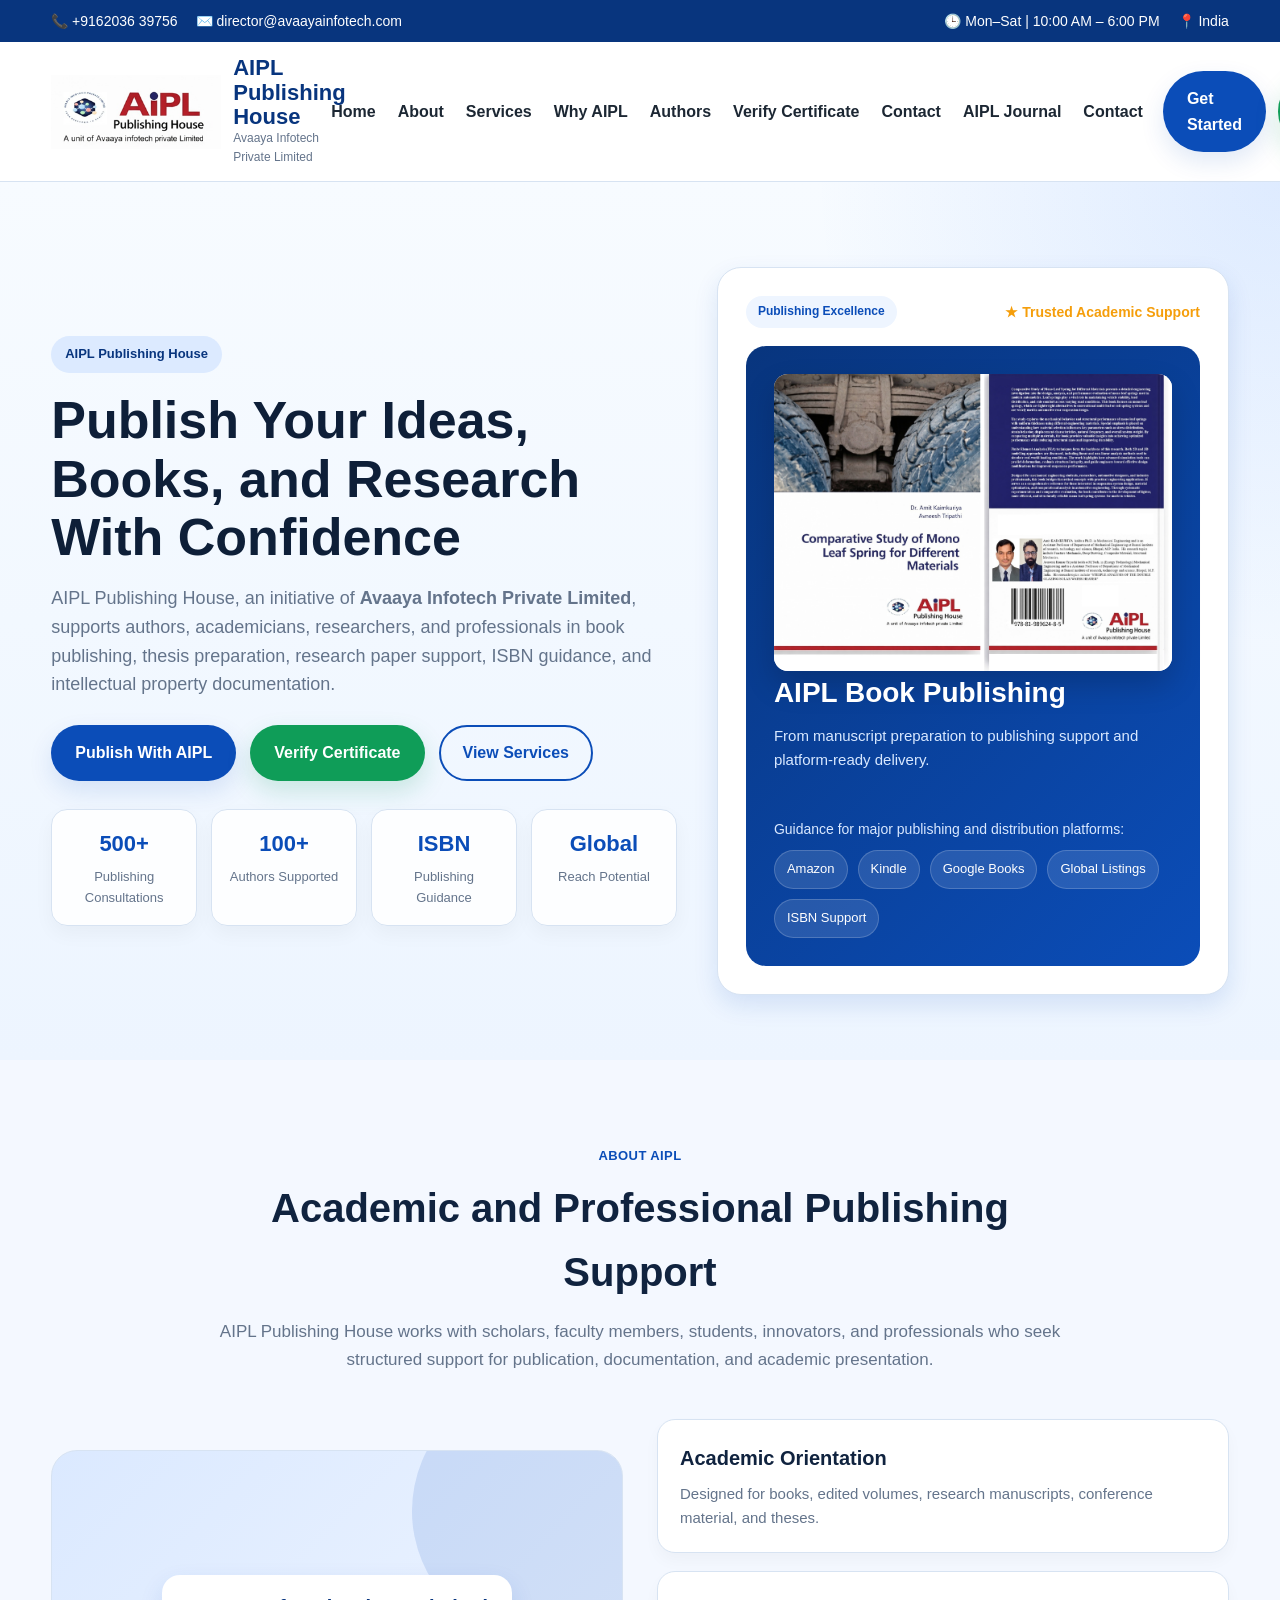
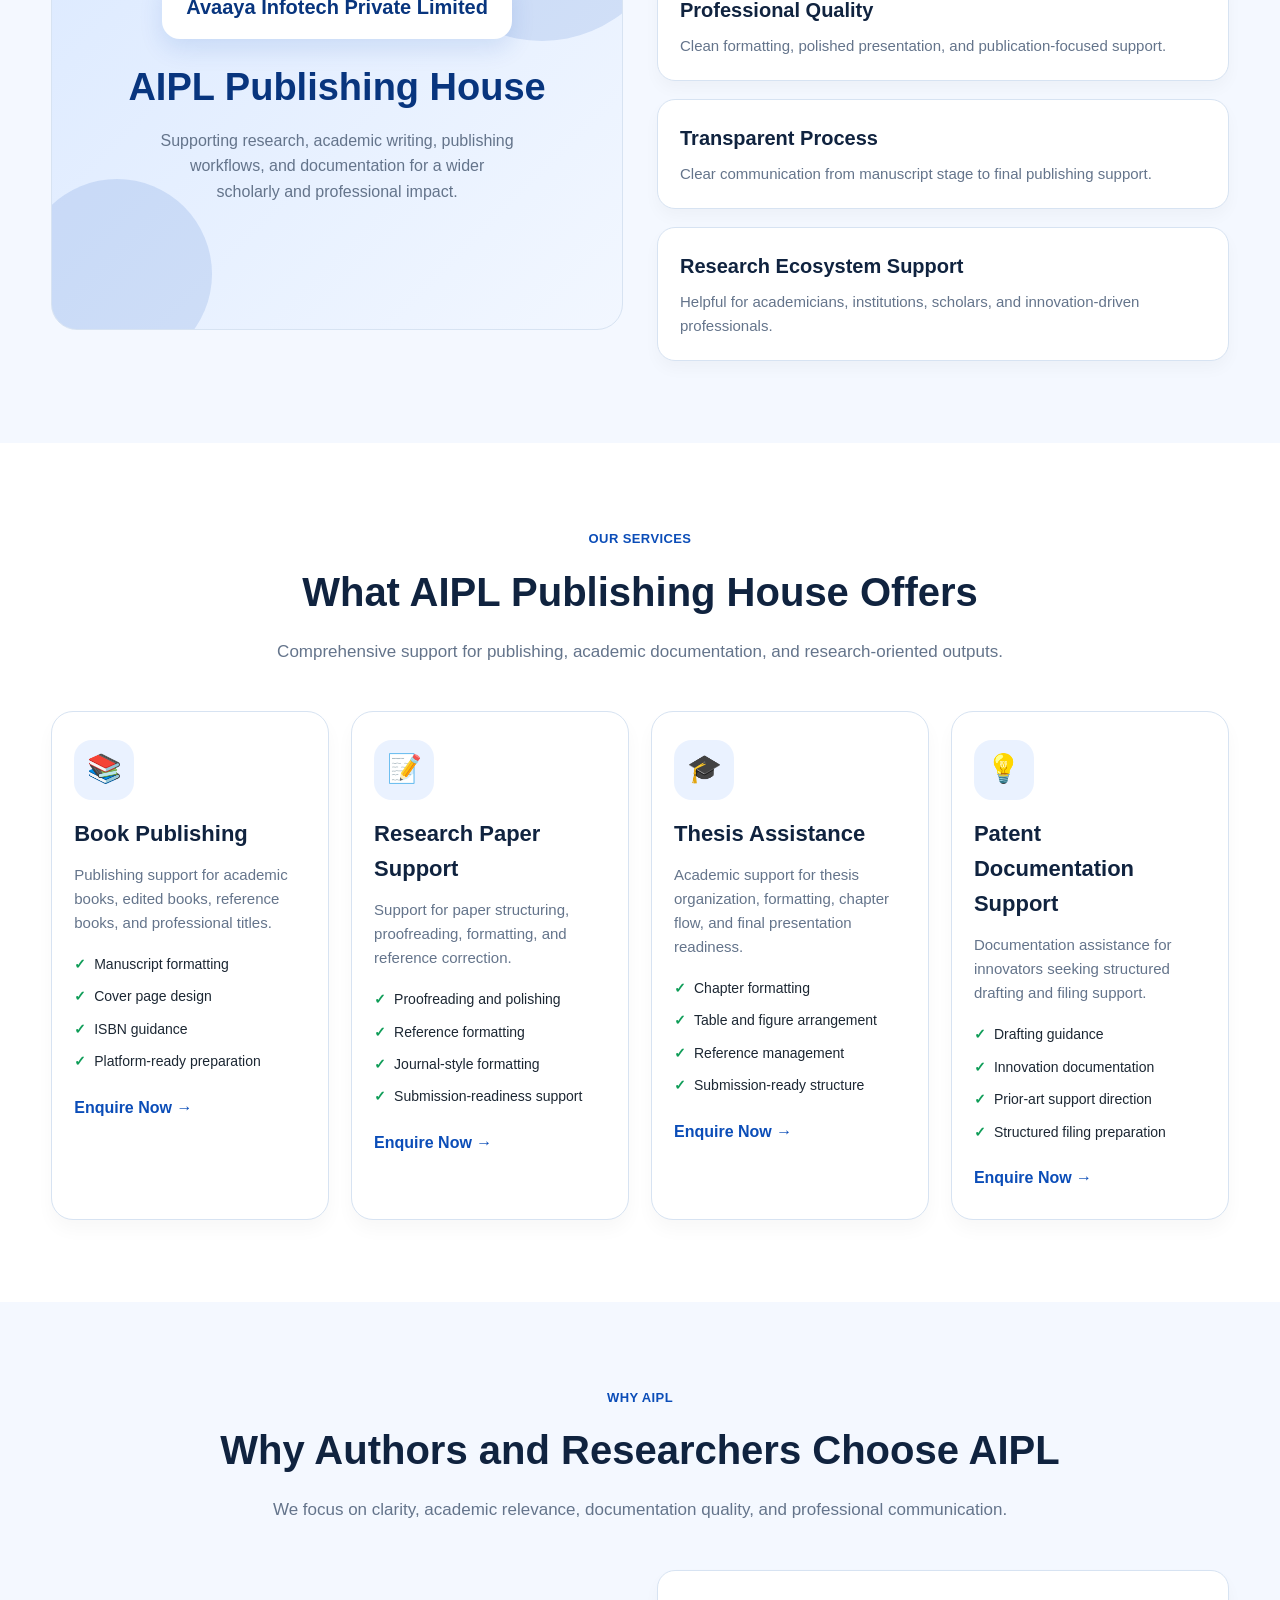
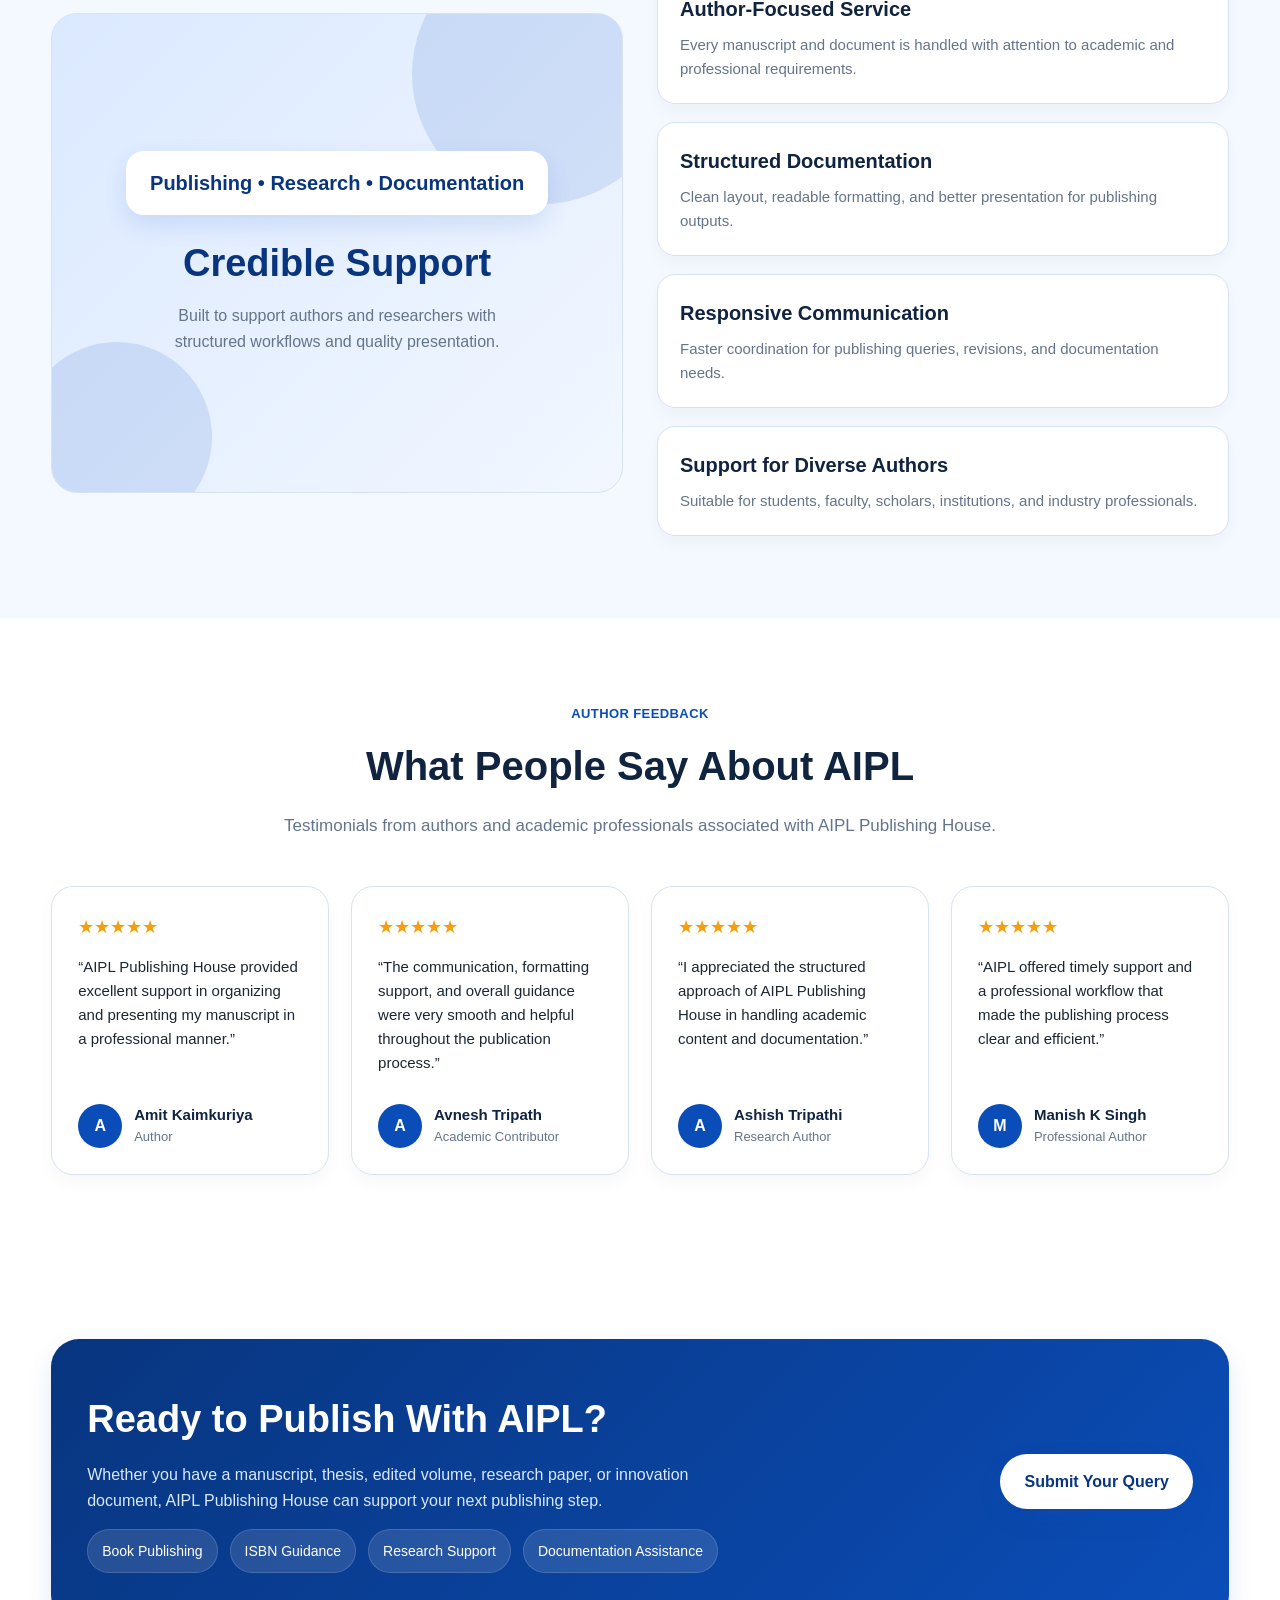
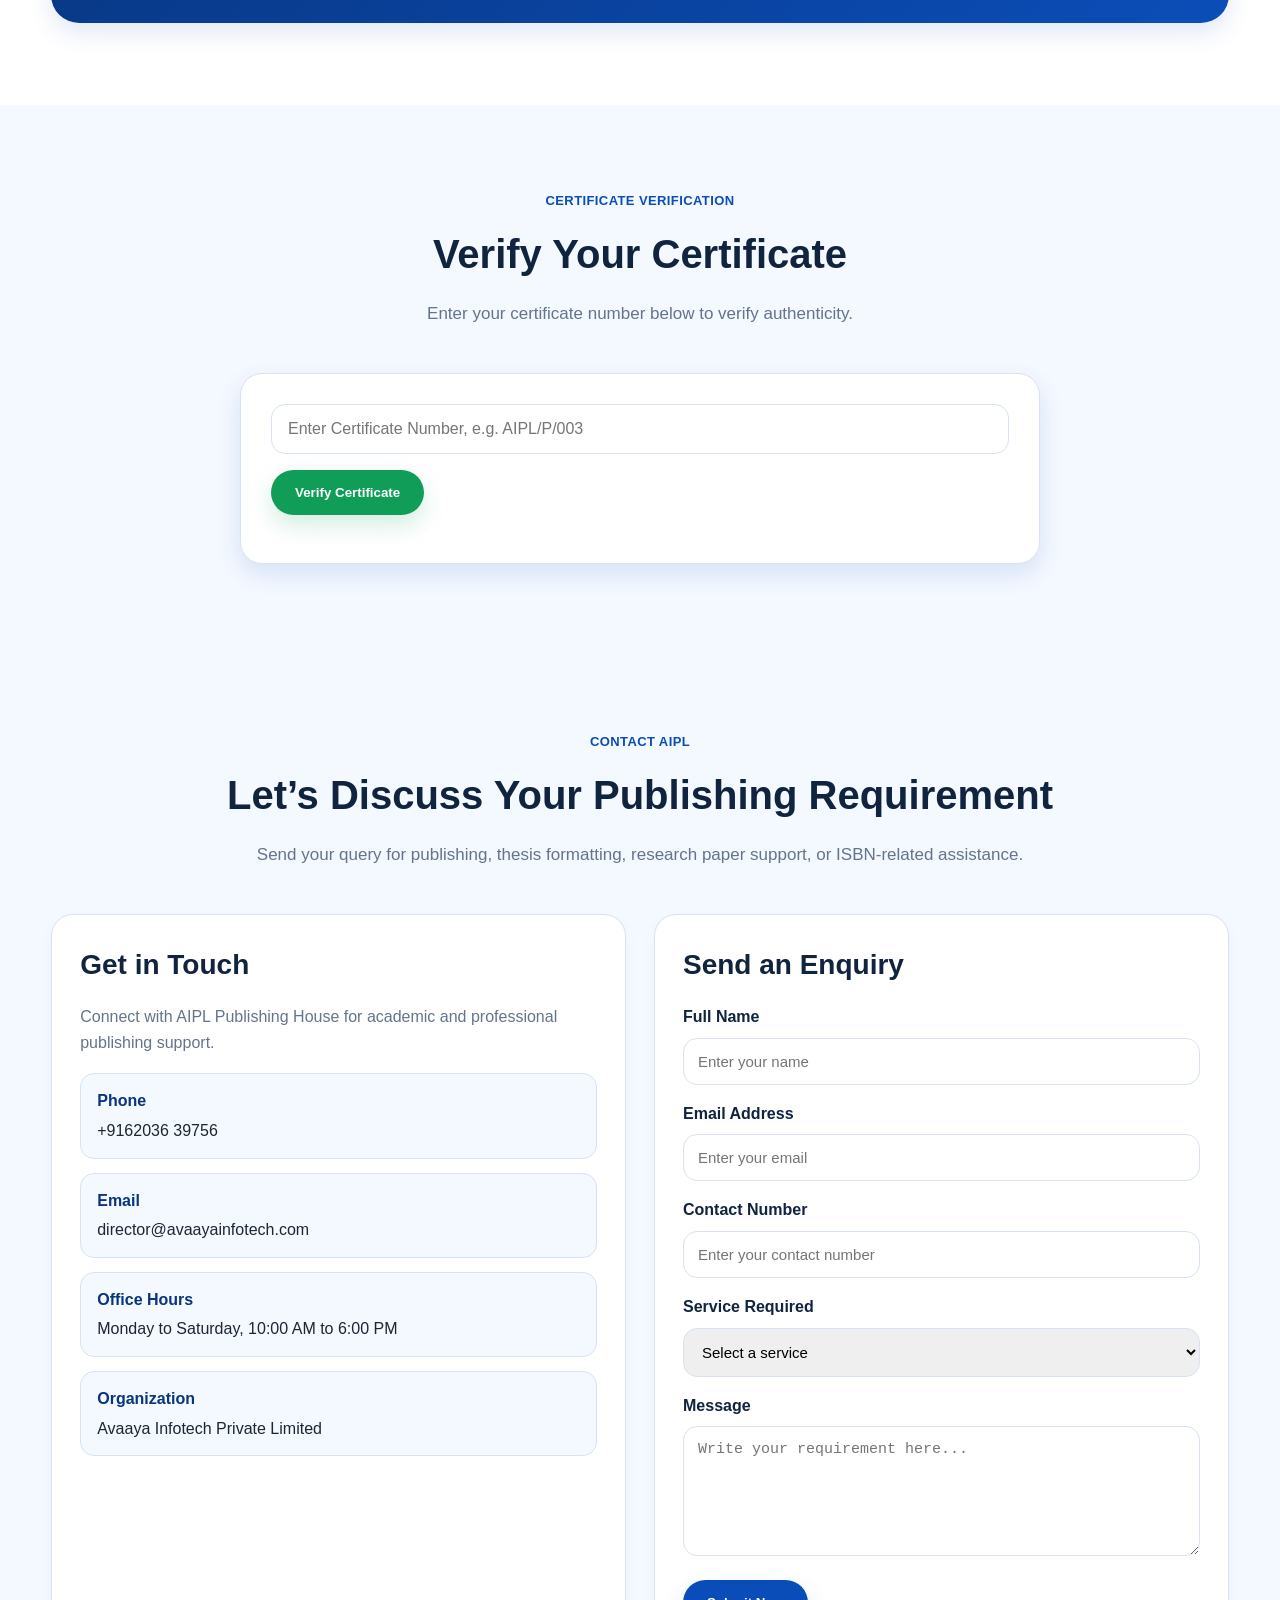
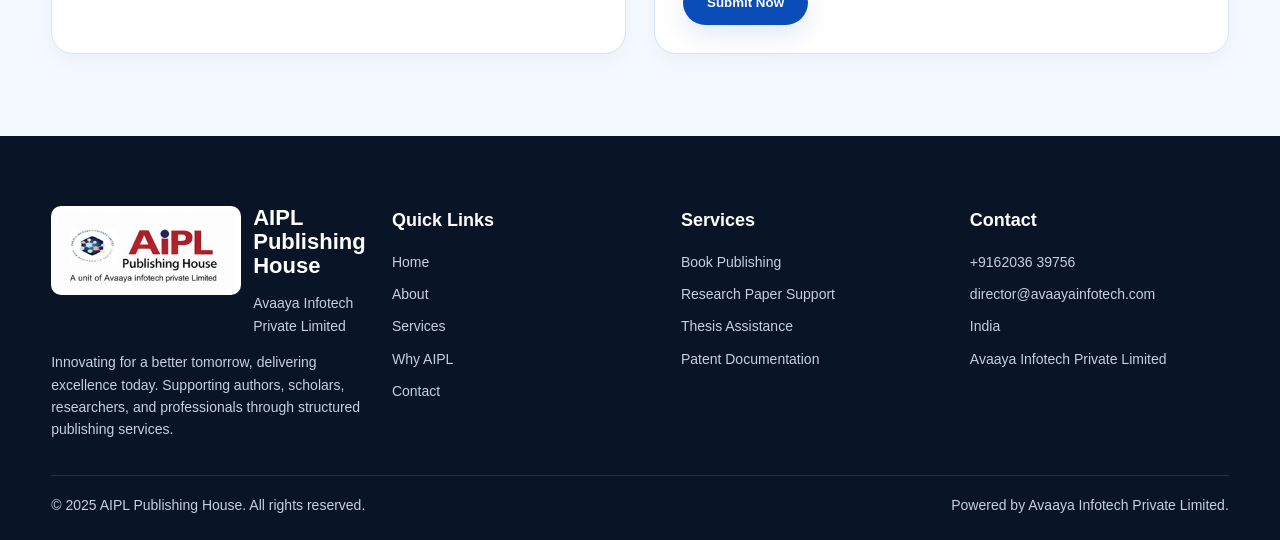
<file: aipl/index.html>
<!DOCTYPE html>
<html lang="en">
<head>
  <meta charset="UTF-8" />
  <meta name="viewport" content="width=device-width, initial-scale=1.0" />
  <title>AIPL Publishing House | Avaaya Infotech Private Limited</title>
  <meta name="description" content="AIPL Publishing House by Avaaya Infotech Private Limited - Book publishing, research paper support, thesis assistance, ISBN guidance, and patent documentation services." />
  <style>
    :root {
      --primary: #0b4db8;
      --primary-dark: #08357e;
      --secondary: #f4f8ff;
      --accent: #f7b500;
      --text: #1c2733;
      --muted: #64748b;
      --white: #ffffff;
      --border: #d7e3f2;
      --success: #0f9d58;
      --shadow: 0 10px 25px rgba(11, 77, 184, 0.12);
      --radius: 18px;
      --max-width: 1200px;
    }

    * {
      margin: 0;
      padding: 0;
      box-sizing: border-box;
    }

    html {
      scroll-behavior: smooth;
    }

    body {
      font-family: Arial, Helvetica, sans-serif;
      color: var(--text);
      background: #fff;
      line-height: 1.6;
    }

    a {
      text-decoration: none;
      color: inherit;
    }

    img {
      max-width: 100%;
      display: block;
    }

    .container {
      width: min(92%, var(--max-width));
      margin: 0 auto;
    }

    .topbar {
      background: var(--primary-dark);
      color: var(--white);
      font-size: 14px;
    }

    .topbar .container {
      display: flex;
      justify-content: space-between;
      align-items: center;
      gap: 16px;
      padding: 10px 0;
      flex-wrap: wrap;
    }

    .topbar-left,
    .topbar-right {
      display: flex;
      gap: 18px;
      flex-wrap: wrap;
      align-items: center;
    }

    .navbar {
      position: sticky;
      top: 0;
      z-index: 999;
      background: rgba(255,255,255,0.96);
      backdrop-filter: blur(8px);
      border-bottom: 1px solid var(--border);
    }

    .nav-wrap {
      display: flex;
      align-items: center;
      justify-content: space-between;
      padding: 14px 0;
      gap: 20px;
    }

    .logo {
      display: flex;
      align-items: center;
      gap: 12px;
      min-width: 260px;
    }

    .logo-badge {
      width: 52px;
      height: 52px;
      border-radius: 50%;
      display: grid;
      place-items: center;
      background: linear-gradient(135deg, var(--primary), #2b78ff);
      color: white;
      font-weight: 700;
      font-size: 20px;
      box-shadow: var(--shadow);
    }

    .logo-text h1 {
      font-size: 22px;
      line-height: 1.1;
      color: var(--primary-dark);
    }

    .logo-text p {
      font-size: 12px;
      color: var(--muted);
    }

    .nav-links {
      display: flex;
      gap: 22px;
      align-items: center;
      list-style: none;
    }

    .nav-links a {
      color: var(--text);
      font-weight: 600;
      transition: 0.25s ease;
    }

    .nav-links a:hover {
      color: var(--primary);
    }

    .btn {
      display: inline-block;
      padding: 13px 22px;
      border-radius: 999px;
      font-weight: 700;
      transition: 0.3s ease;
      border: 2px solid transparent;
      cursor: pointer;
    }

    .btn-primary {
      background: var(--primary);
      color: var(--white);
      box-shadow: var(--shadow);
    }

    .btn-primary:hover {
      background: var(--primary-dark);
      transform: translateY(-2px);
    }

    .btn-outline {
      border-color: var(--primary);
      color: var(--primary);
      background: transparent;
    }

    .btn-outline:hover {
      background: var(--primary);
      color: var(--white);
    }

    .menu-toggle {
      display: none;
      background: var(--primary);
      color: white;
      border: none;
      padding: 10px 14px;
      border-radius: 10px;
      cursor: pointer;
      font-size: 18px;
    }

    .hero {
      background:
        radial-gradient(circle at top right, rgba(43,120,255,0.12), transparent 30%),
        linear-gradient(180deg, #f7fbff 0%, #edf5ff 100%);
      padding: 85px 0 65px;
    }

    .hero-grid {
      display: grid;
      grid-template-columns: 1.1fr 0.9fr;
      gap: 40px;
      align-items: center;
    }

    .eyebrow {
      display: inline-block;
      background: #dceaff;
      color: var(--primary-dark);
      padding: 8px 14px;
      border-radius: 999px;
      font-size: 13px;
      font-weight: 700;
      margin-bottom: 18px;
    }

    .hero h2 {
      font-size: 52px;
      line-height: 1.12;
      margin-bottom: 18px;
      color: #0e1f38;
    }

    .hero p {
      font-size: 18px;
      color: var(--muted);
      margin-bottom: 26px;
      max-width: 680px;
    }

    .hero-actions {
      display: flex;
      gap: 14px;
      flex-wrap: wrap;
      margin-bottom: 28px;
    }

    .hero-mini-stats {
      display: grid;
      grid-template-columns: repeat(4, 1fr);
      gap: 14px;
      margin-top: 18px;
    }

    .mini-stat {
      background: rgba(255,255,255,0.9);
      border: 1px solid var(--border);
      border-radius: 16px;
      padding: 16px;
      text-align: center;
      box-shadow: 0 8px 20px rgba(0,0,0,0.04);
    }

    .mini-stat h3 {
      color: var(--primary);
      font-size: 22px;
      margin-bottom: 6px;
    }

    .mini-stat p {
      margin: 0;
      font-size: 13px;
      color: var(--muted);
    }

    .hero-card {
      background: white;
      border-radius: 24px;
      padding: 28px;
      box-shadow: var(--shadow);
      border: 1px solid var(--border);
    }

    .hero-card-top {
      display: flex;
      justify-content: space-between;
      align-items: center;
      margin-bottom: 18px;
      gap: 10px;
      flex-wrap: wrap;
    }

    .tag {
      background: #eef5ff;
      color: var(--primary);
      padding: 6px 12px;
      border-radius: 999px;
      font-size: 12px;
      font-weight: 700;
    }

    .rating {
      color: #f59e0b;
      font-weight: 700;
      font-size: 14px;
    }

    .book-showcase {
      background: linear-gradient(135deg, var(--primary-dark), var(--primary));
      border-radius: 20px;
      padding: 28px;
      color: white;
      min-height: 320px;
      display: flex;
      flex-direction: column;
      justify-content: space-between;
    }

    .book-cover {
      width: 180px;
      height: 230px;
      border-radius: 14px;
      background: linear-gradient(145deg, #ffffff, #b4d0ff);
      box-shadow: 0 14px 30px rgba(0,0,0,0.18);
      display: flex;
      align-items: center;
      justify-content: center;
      color: var(--primary-dark);
      font-size: 26px;
      font-weight: bold;
    }

    .distribution {
      margin-top: 20px;
    }

    .distribution p {
      color: #d9e8ff;
      margin-bottom: 10px;
      font-size: 14px;
    }

    .platforms {
      display: flex;
      gap: 10px;
      flex-wrap: wrap;
    }

    .platforms span {
      background: rgba(255,255,255,0.12);
      border: 1px solid rgba(255,255,255,0.18);
      padding: 8px 12px;
      border-radius: 999px;
      font-size: 13px;
    }

    .section {
      padding: 82px 0;
    }

    .section-light {
      background: var(--secondary);
    }

    .section-heading {
      text-align: center;
      max-width: 850px;
      margin: 0 auto 46px;
    }

    .section-heading span {
      display: inline-block;
      color: var(--primary);
      font-weight: 700;
      letter-spacing: 0.4px;
      margin-bottom: 10px;
      text-transform: uppercase;
      font-size: 13px;
    }

    .section-heading h2 {
      font-size: 40px;
      margin-bottom: 14px;
      color: #10233f;
    }

    .section-heading p {
      color: var(--muted);
      font-size: 17px;
    }

    .services-grid {
      display: grid;
      grid-template-columns: repeat(4, 1fr);
      gap: 22px;
    }

    .service-card {
      background: white;
      border: 1px solid var(--border);
      border-radius: 22px;
      padding: 28px 22px;
      transition: 0.3s ease;
      box-shadow: 0 10px 18px rgba(0, 0, 0, 0.03);
    }

    .service-card:hover {
      transform: translateY(-6px);
      box-shadow: var(--shadow);
    }

    .service-no {
      color: var(--primary);
      font-size: 13px;
      font-weight: 700;
      margin-bottom: 12px;
      display: inline-block;
    }

    .service-icon {
      width: 60px;
      height: 60px;
      border-radius: 18px;
      background: #eaf2ff;
      display: grid;
      place-items: center;
      font-size: 28px;
      margin-bottom: 16px;
    }

    .service-card h3 {
      font-size: 22px;
      margin-bottom: 12px;
      color: #10233f;
    }

    .service-card p {
      color: var(--muted);
      font-size: 15px;
      margin-bottom: 18px;
    }

    .service-list {
      list-style: none;
      margin-bottom: 22px;
    }

    .service-list li {
      padding-left: 20px;
      position: relative;
      margin-bottom: 10px;
      color: var(--text);
      font-size: 14px;
    }

    .service-list li::before {
      content: "✓";
      position: absolute;
      left: 0;
      color: var(--success);
      font-weight: 700;
    }

    .learn-link {
      color: var(--primary);
      font-weight: 700;
    }

    .why-grid {
      display: grid;
      grid-template-columns: 1fr 1fr;
      gap: 34px;
      align-items: center;
    }

    .image-panel {
      background: linear-gradient(135deg, #dbe9ff, #f2f7ff);
      border-radius: 26px;
      min-height: 480px;
      position: relative;
      overflow: hidden;
      border: 1px solid var(--border);
    }

    .image-panel::before,
    .image-panel::after {
      content: "";
      position: absolute;
      border-radius: 50%;
      background: rgba(11, 77, 184, 0.12);
    }

    .image-panel::before {
      width: 260px;
      height: 260px;
      top: -70px;
      right: -50px;
    }

    .image-panel::after {
      width: 190px;
      height: 190px;
      bottom: -40px;
      left: -30px;
    }

    .image-panel-content {
      position: absolute;
      inset: 0;
      display: flex;
      flex-direction: column;
      justify-content: center;
      align-items: center;
      padding: 40px;
      text-align: center;
    }

    .image-panel-content .badge-big {
      background: white;
      padding: 16px 24px;
      border-radius: 18px;
      box-shadow: var(--shadow);
      margin-bottom: 18px;
      color: var(--primary-dark);
      font-weight: 700;
      font-size: 20px;
    }

    .image-panel-content h3 {
      font-size: 38px;
      color: var(--primary-dark);
      margin-bottom: 10px;
    }

    .image-panel-content p {
      color: var(--muted);
      max-width: 360px;
    }

    .why-points {
      display: grid;
      gap: 18px;
    }

    .why-item {
      background: white;
      border-radius: 18px;
      border: 1px solid var(--border);
      padding: 22px;
      box-shadow: 0 8px 16px rgba(0,0,0,0.03);
    }

    .why-item h4 {
      font-size: 20px;
      margin-bottom: 8px;
      color: #10233f;
    }

    .why-item p {
      color: var(--muted);
      font-size: 15px;
    }

    .testimonials-grid {
      display: grid;
      grid-template-columns: repeat(4, 1fr);
      gap: 22px;
    }

    .testimonial {
      background: white;
      border-radius: 22px;
      border: 1px solid var(--border);
      padding: 26px;
      box-shadow: 0 8px 18px rgba(0,0,0,0.03);
    }

    .stars {
      color: #f59e0b;
      font-size: 18px;
      margin-bottom: 14px;
    }

    .testimonial blockquote {
      font-size: 15px;
      color: var(--text);
      margin-bottom: 18px;
      min-height: 130px;
    }

    .author {
      display: flex;
      align-items: center;
      gap: 12px;
    }

    .author-badge {
      width: 44px;
      height: 44px;
      border-radius: 50%;
      background: var(--primary);
      color: white;
      display: grid;
      place-items: center;
      font-weight: 700;
    }

    .author-info h5 {
      font-size: 15px;
      color: #10233f;
    }

    .author-info p {
      font-size: 13px;
      color: var(--muted);
    }

    .cta {
      background: linear-gradient(135deg, var(--primary-dark), var(--primary));
      color: white;
      border-radius: 28px;
      padding: 50px 36px;
      display: flex;
      justify-content: space-between;
      align-items: center;
      gap: 28px;
      flex-wrap: wrap;
      box-shadow: var(--shadow);
    }

    .cta h2 {
      font-size: 38px;
      margin-bottom: 12px;
    }

    .cta p {
      color: #d8e8ff;
      max-width: 680px;
    }

    .cta-checks {
      margin-top: 16px;
      display: flex;
      flex-wrap: wrap;
      gap: 12px;
    }

    .cta-checks span {
      background: rgba(255,255,255,0.12);
      padding: 10px 14px;
      border-radius: 999px;
      border: 1px solid rgba(255,255,255,0.14);
      font-size: 14px;
    }

    .cta .btn-primary {
      background: white;
      color: var(--primary-dark);
    }

    .cta .btn-primary:hover {
      background: #eff5ff;
    }

    .contact-grid {
      display: grid;
      grid-template-columns: 1fr 1fr;
      gap: 28px;
    }

    .contact-card,
    .contact-form {
      background: white;
      border: 1px solid var(--border);
      border-radius: 22px;
      padding: 28px;
      box-shadow: 0 8px 18px rgba(0,0,0,0.03);
    }

    .contact-card h3,
    .contact-form h3 {
      margin-bottom: 16px;
      color: #10233f;
      font-size: 28px;
    }

    .contact-card p {
      color: var(--muted);
      margin-bottom: 18px;
    }

    .contact-list {
      list-style: none;
      display: grid;
      gap: 14px;
    }

    .contact-list li {
      background: var(--secondary);
      border-radius: 14px;
      padding: 14px 16px;
      border: 1px solid var(--border);
    }

    .contact-list strong {
      display: block;
      color: var(--primary-dark);
      margin-bottom: 4px;
    }

    .form-group {
      margin-bottom: 16px;
    }

    .form-group label {
      display: block;
      font-weight: 700;
      margin-bottom: 8px;
      color: #10233f;
    }

    .form-group input,
    .form-group textarea,
    .form-group select {
      width: 100%;
      padding: 14px 14px;
      border-radius: 14px;
      border: 1px solid var(--border);
      font-size: 15px;
      outline: none;
    }

    .form-group input:focus,
    .form-group textarea:focus,
    .form-group select:focus {
      border-color: var(--primary);
      box-shadow: 0 0 0 4px rgba(11,77,184,0.08);
    }

    .form-group textarea {
      min-height: 130px;
      resize: vertical;
    }

    .footer {
      background: #091526;
      color: white;
      padding: 70px 0 24px;
    }

    .footer-grid {
      display: grid;
      grid-template-columns: 1.2fr 1fr 1fr 1fr;
      gap: 30px;
      margin-bottom: 34px;
    }

    .footer h4 {
      margin-bottom: 16px;
      font-size: 18px;
    }

    .footer p,
    .footer li,
    .footer a {
      color: #c4d0e2;
      font-size: 14px;
    }

    .footer ul {
      list-style: none;
      display: grid;
      gap: 10px;
    }

    .footer-brand p {
      margin-top: 14px;
      max-width: 360px;
    }

    .footer-bottom {
      border-top: 1px solid rgba(255,255,255,0.12);
      padding-top: 18px;
      display: flex;
      justify-content: space-between;
      gap: 14px;
      flex-wrap: wrap;
      color: #c4d0e2;
      font-size: 14px;
    }

    @media (max-width: 1100px) {
      .services-grid,
      .testimonials-grid {
        grid-template-columns: repeat(2, 1fr);
      }

      .hero-grid,
      .why-grid,
      .contact-grid,
      .footer-grid {
        grid-template-columns: 1fr;
      }

      .hero h2 {
        font-size: 42px;
      }
    }

    @media (max-width: 850px) {
      .nav-links {
        position: absolute;
        top: 78px;
        left: 0;
        width: 100%;
        background: white;
        border-bottom: 1px solid var(--border);
        flex-direction: column;
        padding: 20px;
        display: none;
      }

      .nav-links.active {
        display: flex;
      }

      .menu-toggle {
        display: block;
      }

      .nav-cta {
        display: none;
      }

      .hero-mini-stats {
        grid-template-columns: repeat(2, 1fr);
      }

      .section-heading h2 {
        font-size: 32px;
      }

      .cta h2 {
        font-size: 30px;
      }
    }

    @media (max-width: 600px) {
      .services-grid,
      .testimonials-grid {
        grid-template-columns: 1fr;
      }

      .hero {
        padding: 60px 0 40px;
      }

      .hero h2 {
        font-size: 34px;
      }

      .hero p {
        font-size: 16px;
      }

      .hero-mini-stats {
        grid-template-columns: 1fr;
      }

      .topbar .container {
        flex-direction: column;
        align-items: flex-start;
      }
    }
  

    /* AIPL custom fixes */
    .nav-links a { white-space: nowrap; }
    .nav-cta { display:flex; gap:12px; align-items:center; }
    .btn-success { background: var(--success); color: var(--white); box-shadow: 0 10px 25px rgba(15,157,88,.18); }
    .btn-success:hover { background:#0b7d45; transform: translateY(-2px); }
    .logo-img { width: 170px; height: auto; object-fit: contain; display:block; }
    .footer .logo-img { width: 190px; background:white; border-radius:10px; padding:6px; }
    .book-cover-img { width:100%; max-height:340px; object-fit:contain; border-radius:14px; background:#fff; box-shadow:0 14px 30px rgba(0,0,0,0.18); }
    .verify-box { max-width:800px; margin:0 auto; background:#fff; border:1px solid var(--border); border-radius:22px; padding:30px; box-shadow:var(--shadow); }
    .verify-input { width:100%; padding:15px 16px; border-radius:14px; border:1px solid var(--border); font-size:16px; outline:none; margin-bottom:16px; }
    .verify-input:focus { border-color:var(--primary); box-shadow:0 0 0 4px rgba(11,77,184,0.08); }
    #verifyResult { margin-top:18px; }
    .verify-success { background:#eafff1; border-left:6px solid var(--success); padding:20px; border-radius:14px; }
    .verify-error { background:#fff0f0; border-left:6px solid #dc2626; padding:20px; border-radius:14px; color:#991b1b; }
    .verify-loading { background:#eef5ff; border-left:6px solid var(--primary); padding:18px; border-radius:14px; color:var(--primary-dark); font-weight:700; }

    @media (max-width: 850px) {
      .nav-cta { display:none; }
      .logo-img { width:145px; }
    }

  </style>
</head>
<body>

  <div class="topbar">
    <div class="container">
      <div class="topbar-left">
        <span>📞 +9162036 39756</span>
        <span>✉️ director@avaayainfotech.com</span>
      </div>
      <div class="topbar-right">
        <span>🕒 Mon–Sat | 10:00 AM – 6:00 PM</span>
        <span>📍 India</span>
      </div>
    </div>
  </div>

  <header class="navbar">
    <div class="container nav-wrap">
      <a href="#" class="logo">
        <img class="logo-img" src="assets/aipl-logo.png" alt="AIPL Publishing House Logo">
        <div class="logo-text">
          <h1>AIPL Publishing House</h1>
          <p>Avaaya Infotech Private Limited</p>
        </div>
      </a>

      <button class="menu-toggle" id="menuToggle">☰</button>

      <nav>
        <ul class="nav-links" id="navLinks">
          <li><a href="#home">Home</a></li>
          <li><a href="#about">About</a></li>
          <li><a href="#services">Services</a></li>
          <li><a href="#why-us">Why AIPL</a></li>
          <li><a href="#testimonials">Authors</a></li>
          <li><a href="#verify">Verify Certificate</a></li>
            <li><a href="#contact">Contact</a></li>
          <a href="../AIPLjournal/index.html"
       target="_blank"
       rel="noopener noreferrer">
      AIPL Journal
    </a>
  </li>

  <li><a href="#contact">Contact</a></li>

</ul>
        </ul>
      </nav>

      <div class="nav-cta">
        <a href="#contact" class="btn btn-primary">Get Started</a>
        <a href="#verify" class="btn btn-success">Verify Certificate</a>
      </div>
    </div>
  </header>

  <section class="hero" id="home">
    <div class="container hero-grid">
      <div>
        <span class="eyebrow">AIPL Publishing House</span>
        <h2>Publish Your Ideas, Books, and Research With Confidence</h2>
        <p>
          AIPL Publishing House, an initiative of <strong>Avaaya Infotech Private Limited</strong>,
          supports authors, academicians, researchers, and professionals in book publishing,
          thesis preparation, research paper support, ISBN guidance, and intellectual property documentation.
        </p>

        <div class="hero-actions">
          <a href="#contact" class="btn btn-primary">Publish With AIPL</a>
          <a href="#verify" class="btn btn-success">Verify Certificate</a>
          <a href="#services" class="btn btn-outline">View Services</a>
        </div>

        <div class="hero-mini-stats">
          <div class="mini-stat">
            <h3>500+</h3>
            <p>Publishing Consultations</p>
          </div>
          <div class="mini-stat">
            <h3>100+</h3>
            <p>Authors Supported</p>
          </div>
          <div class="mini-stat">
            <h3>ISBN</h3>
            <p>Publishing Guidance</p>
          </div>
          <div class="mini-stat">
            <h3>Global</h3>
            <p>Reach Potential</p>
          </div>
        </div>
      </div>

      <div class="hero-card">
        <div class="hero-card-top">
          <span class="tag">Publishing Excellence</span>
          <span class="rating">★ Trusted Academic Support</span>
        </div>

        <div class="book-showcase">
          <img class="book-cover-img" src="assets/book-cover.jpg" alt="AIPL Book Cover">
          <div>
            <h3 style="font-size: 28px; margin-bottom: 8px;">AIPL Book Publishing</h3>
            <p style="color:#d8e8ff; font-size: 15px;">
              From manuscript preparation to publishing support and platform-ready delivery.
            </p>
          </div>

          <div class="distribution">
            <p>Guidance for major publishing and distribution platforms:</p>
            <div class="platforms">
              <span>Amazon</span>
              <span>Kindle</span>
              <span>Google Books</span>
              <span>Global Listings</span>
              <span>ISBN Support</span>
            </div>
          </div>
        </div>
      </div>
    </div>
  </section>

  <section class="section section-light" id="about">
    <div class="container">
      <div class="section-heading">
        <span>About AIPL</span>
        <h2>Academic and Professional Publishing Support</h2>
        <p>
          AIPL Publishing House works with scholars, faculty members, students, innovators,
          and professionals who seek structured support for publication, documentation,
          and academic presentation.
        </p>
      </div>

      <div class="why-grid">
        <div class="image-panel">
          <div class="image-panel-content">
            <div class="badge-big">Avaaya Infotech Private Limited</div>
            <h3>AIPL Publishing House</h3>
            <p>
              Supporting research, academic writing, publishing workflows, and documentation
              for a wider scholarly and professional impact.
            </p>
          </div>
        </div>

        <div class="why-points">
          <div class="why-item">
            <h4>Academic Orientation</h4>
            <p>
              Designed for books, edited volumes, research manuscripts, conference material, and theses.
            </p>
          </div>

          <div class="why-item">
            <h4>Professional Quality</h4>
            <p>
              Clean formatting, polished presentation, and publication-focused support.
            </p>
          </div>

          <div class="why-item">
            <h4>Transparent Process</h4>
            <p>
              Clear communication from manuscript stage to final publishing support.
            </p>
          </div>

          <div class="why-item">
            <h4>Research Ecosystem Support</h4>
            <p>
              Helpful for academicians, institutions, scholars, and innovation-driven professionals.
            </p>
          </div>
        </div>
      </div>
    </div>
  </section>

  <section class="section" id="services">
    <div class="container">
      <div class="section-heading">
        <span>Our Services</span>
        <h2>What AIPL Publishing House Offers</h2>
        <p>
          Comprehensive support for publishing, academic documentation, and research-oriented outputs.
        </p>
      </div>

      <div class="services-grid">
        <div class="service-card">
          <div class="service-icon">📚</div>
          <h3>Book Publishing</h3>
          <p>
            Publishing support for academic books, edited books, reference books, and professional titles.
          </p>
          <ul class="service-list">
            <li>Manuscript formatting</li>
            <li>Cover page design</li>
            <li>ISBN guidance</li>
            <li>Platform-ready preparation</li>
          </ul>
          <a href="#contact" class="learn-link">Enquire Now →</a>
        </div>
        <div class="service-card">
          <div class="service-icon">📝</div>
          <h3>Research Paper Support</h3>
          <p>
            Support for paper structuring, proofreading, formatting, and reference correction.
          </p>
          <ul class="service-list">
            <li>Proofreading and polishing</li>
            <li>Reference formatting</li>
            <li>Journal-style formatting</li>
            <li>Submission-readiness support</li>
          </ul>
          <a href="#contact" class="learn-link">Enquire Now →</a>
        </div>

        <div class="service-card">
          <div class="service-icon">🎓</div>
          <h3>Thesis Assistance</h3>
          <p>
            Academic support for thesis organization, formatting, chapter flow, and final presentation readiness.
          </p>
          <ul class="service-list">
            <li>Chapter formatting</li>
            <li>Table and figure arrangement</li>
            <li>Reference management</li>
            <li>Submission-ready structure</li>
          </ul>
          <a href="#contact" class="learn-link">Enquire Now →</a>
        </div>
        <div class="service-card">
          <div class="service-icon">💡</div>
          <h3>Patent Documentation Support</h3>
          <p>
            Documentation assistance for innovators seeking structured drafting and filing support.
          </p>
          <ul class="service-list">
            <li>Drafting guidance</li>
            <li>Innovation documentation</li>
            <li>Prior-art support direction</li>
            <li>Structured filing preparation</li>
          </ul>
          <a href="#contact" class="learn-link">Enquire Now →</a>
        </div>
      </div>
    </div>
  </section>

  <section class="section section-light" id="why-us">
    <div class="container">
      <div class="section-heading">
        <span>Why AIPL</span>
        <h2>Why Authors and Researchers Choose AIPL</h2>
        <p>
          We focus on clarity, academic relevance, documentation quality, and professional communication.
        </p>
      </div>

      <div class="why-grid">
        <div class="image-panel">
          <div class="image-panel-content">
            <div class="badge-big">Publishing • Research • Documentation</div>
            <h3>Credible Support</h3>
            <p>
              Built to support authors and researchers with structured workflows and quality presentation.
            </p>
          </div>
        </div>

        <div class="why-points">
          <div class="why-item">
            <h4>Author-Focused Service</h4>
            <p>
              Every manuscript and document is handled with attention to academic and professional requirements.
            </p>
          </div>

          <div class="why-item">
            <h4>Structured Documentation</h4>
            <p>
              Clean layout, readable formatting, and better presentation for publishing outputs.
            </p>
          </div>

          <div class="why-item">
            <h4>Responsive Communication</h4>
            <p>
              Faster coordination for publishing queries, revisions, and documentation needs.
            </p>
          </div>

          <div class="why-item">
            <h4>Support for Diverse Authors</h4>
            <p>
              Suitable for students, faculty, scholars, institutions, and industry professionals.
            </p>
          </div>
        </div>
      </div>
    </div>
  </section>

  <section class="section" id="testimonials">
    <div class="container">
      <div class="section-heading">
        <span>Author Feedback</span>
        <h2>What People Say About AIPL</h2>
        <p>
          Testimonials from authors and academic professionals associated with AIPL Publishing House.
        </p>
      </div>

      <div class="testimonials-grid">
        <div class="testimonial">
          <div class="stars">★★★★★</div>
          <blockquote>
            “AIPL Publishing House provided excellent support in organizing and presenting my manuscript in a professional manner.”
          </blockquote>
          <div class="author">
            <div class="author-badge">A</div>
            <div class="author-info">
              <h5>Amit Kaimkuriya</h5>
              <p>Author</p>
            </div>
          </div>
        </div>

        <div class="testimonial">
          <div class="stars">★★★★★</div>
          <blockquote>
            “The communication, formatting support, and overall guidance were very smooth and helpful throughout the publication process.”
          </blockquote>
          <div class="author">
            <div class="author-badge">A</div>
            <div class="author-info">
              <h5>Avnesh Tripath</h5>
              <p>Academic Contributor</p>
            </div>
          </div>
        </div>

        <div class="testimonial">
          <div class="stars">★★★★★</div>
          <blockquote>
            “I appreciated the structured approach of AIPL Publishing House in handling academic content and documentation.”
          </blockquote>
          <div class="author">
            <div class="author-badge">A</div>
            <div class="author-info">
              <h5>Ashish Tripathi</h5>
              <p>Research Author</p>
            </div>
          </div>
        </div>

        <div class="testimonial">
          <div class="stars">★★★★★</div>
          <blockquote>
            “AIPL offered timely support and a professional workflow that made the publishing process clear and efficient.”
          </blockquote>
          <div class="author">
            <div class="author-badge">M</div>
            <div class="author-info">
              <h5>Manish K Singh</h5>
              <p>Professional Author</p>
            </div>
          </div>
        </div>
      </div>
    </div>
  </section>

  <section class="section">
    <div class="container">
      <div class="cta">
        <div>
          <h2>Ready to Publish With AIPL?</h2>
          <p>
            Whether you have a manuscript, thesis, edited volume, research paper, or innovation document,
            AIPL Publishing House can support your next publishing step.
          </p>
          <div class="cta-checks">
            <span>Book Publishing</span>
            <span>ISBN Guidance</span>
            <span>Research Support</span>
            <span>Documentation Assistance</span>
          </div>
        </div>
        <div>
          <a href="#contact" class="btn btn-primary">Submit Your Query</a>
        </div>
      </div>
    </div>
  </section>



  <section class="section section-light" id="verify">
    <div class="container">
      <div class="section-heading">
        <span>Certificate Verification</span>
        <h2>Verify Your Certificate</h2>
        <p>Enter your certificate number below to verify authenticity.</p>
      </div>

      <div class="verify-box">
        <input type="text" id="certInput" class="verify-input" placeholder="Enter Certificate Number, e.g. AIPL/P/003" />
        <button type="button" class="btn btn-success" onclick="verifyCertificate()">Verify Certificate</button>
        <div id="verifyResult"></div>
      </div>
    </div>
  </section>

  <section class="section section-light" id="contact">
    <div class="container">
      <div class="section-heading">
        <span>Contact AIPL</span>
        <h2>Let’s Discuss Your Publishing Requirement</h2>
        <p>
          Send your query for publishing, thesis formatting, research paper support, or ISBN-related assistance.
        </p>
      </div>

      <div class="contact-grid">
        <div class="contact-card">
          <h3>Get in Touch</h3>
          <p>
            Connect with AIPL Publishing House for academic and professional publishing support.
          </p>

          <ul class="contact-list">
            <li>
              <strong>Phone</strong>
              +9162036 39756
            </li>
            <li>
              <strong>Email</strong>
              director@avaayainfotech.com
            </li>
            <li>
              <strong>Office Hours</strong>
              Monday to Saturday, 10:00 AM to 6:00 PM
            </li>
            <li>
              <strong>Organization</strong>
              Avaaya Infotech Private Limited
            </li>
          </ul>
        </div>

        <form class="contact-form" action="https://formsubmit.co/avaayainfotechprivatelimited@gmail.com" method="POST">
          <input type="hidden" name="_subject" value="New AIPL Enquiry">
<input type="hidden" name="_captcha" value="false">
<input type="hidden" name="_template" value="table">
          <h3>Send an Enquiry</h3>

          <div class="form-group">
            <label for="name">Full Name</label>
            <input type="text" id="name" name="name" placeholder="Enter your name" required />
          </div>

          <div class="form-group">
            <label for="email">Email Address</label>
           <input type="email" id="email" name="email" placeholder="Enter your email" required />
          </div>
          <div class="form-group">
  <label for="phone">Contact Number</label>
  <input type="tel" id="phone" name="phone" placeholder="Enter your contact number" required />
</div>
          <div class="form-group">
            <label for="service">Service Required</label>
           <select id="service" name="service" required>
              <option value="">Select a service</option>
              <option>Book Publishing</option>
              <option>Research Paper Support</option>
              <option>Thesis Assistance</option>
              <option>Patent Documentation Support</option>
              <option>ISBN Guidance</option>
            </select>
          </div>

          <div class="form-group">
            <label for="message">Message</label>
           <textarea id="message" name="message" placeholder="Write your requirement here..." required></textarea>
          </div>

          <button type="submit" class="btn btn-primary">Submit Now</button>
        </form>
      </div>
    </div>
  </section>

  <footer class="footer">
    <div class="container">
      <div class="footer-grid">
        <div class="footer-brand">
          <div class="logo" style="align-items:flex-start;">
            <img class="logo-img" src="assets/aipl-logo.png" alt="AIPL Publishing House Logo">
            <div class="logo-text">
              <h1 style="color:white;">AIPL Publishing House</h1>
              <p style="color:#c4d0e2;">Avaaya Infotech Private Limited</p>
            </div>
          </div>
          <p>
            Innovating for a better tomorrow, delivering excellence today.
            Supporting authors, scholars, researchers, and professionals through structured publishing services.
          </p>
        </div>

        <div>
          <h4>Quick Links</h4>
          <ul>
            <li><a href="#home">Home</a></li>
            <li><a href="#about">About</a></li>
            <li><a href="#services">Services</a></li>
            <li><a href="#why-us">Why AIPL</a></li>
            <li><a href="#contact">Contact</a></li>
          </ul>
        </div>

        <div>
          <h4>Services</h4>
          <ul>
            <li><a href="#services">Book Publishing</a></li>
            <li><a href="#services">Research Paper Support</a></li>
            <li><a href="#services">Thesis Assistance</a></li>
            <li><a href="#services">Patent Documentation</a></li>
          </ul>
        </div>

        <div>
          <h4>Contact</h4>
          <ul>
            <li>+9162036 39756</li>
            <li>director@avaayainfotech.com</li>
            <li>India</li>
            <li>Avaaya Infotech Private Limited</li>
          </ul>
        </div>
      </div>

      <div class="footer-bottom">
        <span>© 2025 AIPL Publishing House. All rights reserved.</span>
        <span>Powered by Avaaya Infotech Private Limited.</span>
      </div>
    </div>
  </footer>

  <script>
    const menuToggle = document.getElementById("menuToggle");
    const navLinks = document.getElementById("navLinks");

    if (menuToggle && navLinks) {
      menuToggle.addEventListener("click", function () {
        navLinks.classList.toggle("active");
      });

      document.querySelectorAll(".nav-links a").forEach(link => {
        link.addEventListener("click", () => navLinks.classList.remove("active"));
      });
    }

    const SHEET_ID = "19aPLhjLCw3TpBpSwEIx4jCxSqz0l6pQGJGS244VUe4s";
    const GID = "804965672";
    const SHEET_URL = `https://docs.google.com/spreadsheets/d/${SHEET_ID}/gviz/tq?tqx=out:csv&gid=${GID}`;

    function parseCSV(text) {
      const rows = [];
      let row = [];
      let cell = "";
      let quote = false;

      for (let i = 0; i < text.length; i++) {
        const char = text[i];
        const next = text[i + 1];

        if (char === '"' && quote && next === '"') {
          cell += '"';
          i++;
        } else if (char === '"') {
          quote = !quote;
        } else if (char === "," && !quote) {
          row.push(cell.trim());
          cell = "";
        } else if ((char === "\n" || char === "\r") && !quote) {
          if (cell || row.length) {
            row.push(cell.trim());
            rows.push(row);
            row = [];
            cell = "";
          }
        } else {
          cell += char;
        }
      }

      if (cell || row.length) {
        row.push(cell.trim());
        rows.push(row);
      }
      return rows;
    }

    async function verifyCertificate() {
      const inputBox = document.getElementById("certInput");
      const result = document.getElementById("verifyResult");
      const input = inputBox.value.trim().toUpperCase();

      if (!input) {
        result.innerHTML = `<div class="verify-error">Please enter certificate number.</div>`;
        return;
      }

      result.innerHTML = `<div class="verify-loading">Checking certificate...</div>`;

      try {
        const response = await fetch(SHEET_URL);
        const csvText = await response.text();
        const rows = parseCSV(csvText);

        if (!rows.length) {
          result.innerHTML = `<div class="verify-error">Google Sheet data not found.</div>`;
          return;
        }

        const headers = rows[0].map(h => h.trim().toLowerCase());
        const certIndex = headers.findIndex(h => h.includes("certificate"));
        const bookIndex = headers.findIndex(h => h.includes("book"));
        const authorIndex = headers.findIndex(h => h.includes("author"));
        const affiliationIndex = headers.findIndex(h => h.includes("affiliation"));
        const linkIndex = headers.findIndex(h => h.includes("link"));

        if (certIndex === -1) {
          result.innerHTML = `<div class="verify-error">Certificate No column not found in Google Sheet.</div>`;
          return;
        }

        const found = rows.slice(1).find(row =>
          row[certIndex] && row[certIndex].trim().toUpperCase() === input
        );

        if (found) {
          result.innerHTML = `
            <div class="verify-success">
              <h3>✅ Certificate Verified</h3>
              <p><b>Certificate No:</b> ${found[certIndex] || ""}</p>
              <p><b>Book Title:</b> ${found[bookIndex] || ""}</p>
              <p><b>Author:</b> ${found[authorIndex] || ""}</p>
              <p><b>Affiliation:</b> ${found[affiliationIndex] || ""}</p>
              <br>
              <a href="${found[linkIndex] || "#"}" target="_blank" class="btn btn-primary">View Certificate</a>
            </div>
          `;
        } else {
          result.innerHTML = `<div class="verify-error">❌ Certificate Not Found</div>`;
        }
      } catch (error) {
        result.innerHTML = `<div class="verify-error">Google Sheet fetch nahi ho raha. Sheet ko Anyone with link → Viewer karein.</div>`;
      }
    }

    const certInput = document.getElementById("certInput");
    if (certInput) {
      certInput.addEventListener("keypress", function(e){
        if(e.key === "Enter") verifyCertificate();
      });
    }
  </script>
</body>
</html>
</file>
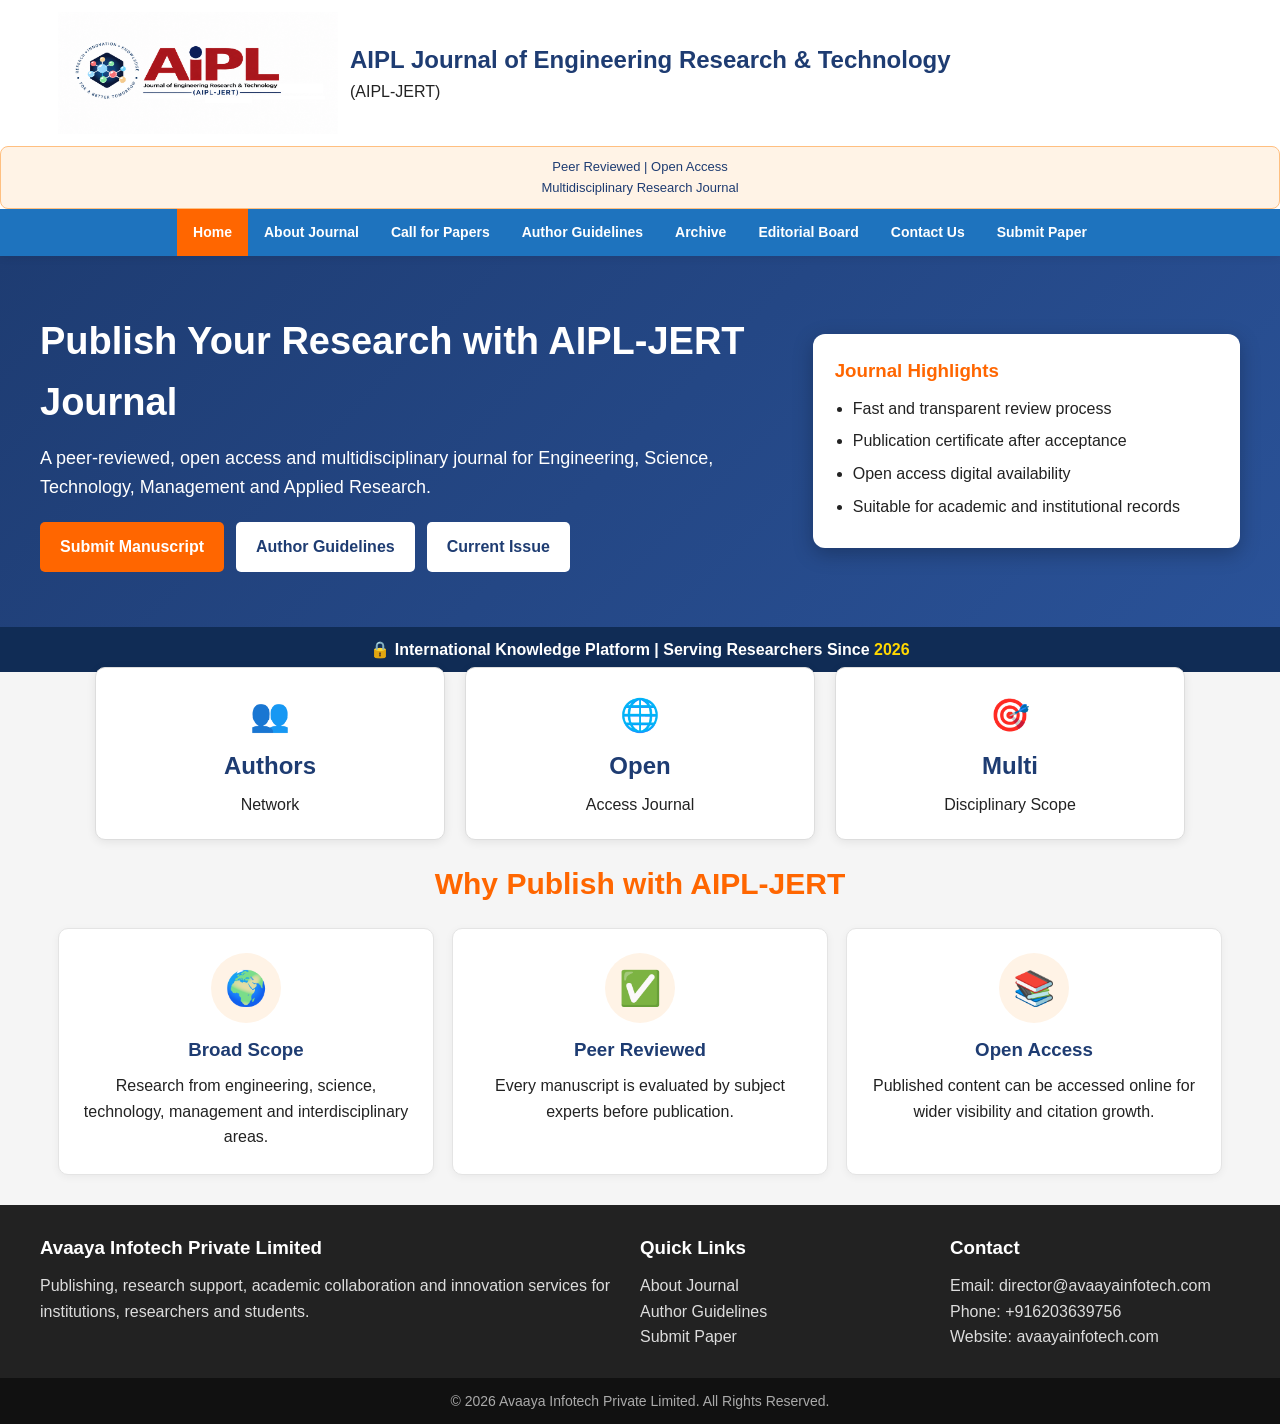
<file: AIPLjournal/index.html>
<!DOCTYPE html>
<html lang="en">
<head>
<meta charset="UTF-8">
<meta name="viewport" content="width=device-width, initial-scale=1.0">
<title>Submit Paper | AIPL Journal</title>
<link rel="stylesheet" href="style.css">
<header>
  <div class="head">
    <div class="logo">
      <img src="logo.png" alt="AIPL Logo" class="site-logo">
      <div>
        <h1>AIPL Journal of Engineering Research & Technology</h1><span>(AIPL-JERT)</span></div>
      </div>
       </div>
       <div class="index-badge">Peer Reviewed | Open Access<br>Multidisciplinary Research Journal</div>
  </div>
  <nav><ul><li><a class="active" href="index.html">Home</a></li>
<li><a class="" href="about.html">About Journal</a></li>
<li><a class="" href="call-for-papers.html">Call for Papers</a></li>
<li><a class="" href="author-guidelines.html">Author Guidelines</a></li>
<li><a class="" href="archive.html">Archive</a></li>
<li><a class="" href="editorial-board.html">Editorial Board</a></li>
<li><a class="" href="contact.html">Contact Us</a></li>
<li><a class="" href="submit-paper.html">Submit Paper</a></li></ul></nav>
</header>

<section class="hero">
  <div class="hero-inner">
    <div>
      <h2>Publish Your Research with AIPL-JERT Journal</h2>
      <p>A peer-reviewed, open access and multidisciplinary journal for Engineering, Science, Technology, Management and Applied Research.</p>
      <div class="btns">
        <a class="btn orange" href="submit-paper.html">Submit Manuscript</a>
        <a class="btn white" href="author-guidelines.html">Author Guidelines</a>
        <a class="btn white" href="archive.html">Current Issue</a>
      </div>
    </div>
    <div class="hero-card">
      <h3>Journal Highlights</h3>
      <ul>
        <li>Fast and transparent review process</li>
        <li>Publication certificate after acceptance</li>
        <li>Open access digital availability</li>
        <li>Suitable for academic and institutional records</li>
      </ul>
    </div>
  </div>
</section>
<div class="trust">🔒 International Knowledge Platform | Serving Researchers Since <span>2026</span></div>
<div class="container">
  <div class="stats">
    <div class="stat">
  <div class="icon">👥</div>
  <h3>Authors</h3>
  <p>Network</p>
</div>
    <div class="stat"><div class="icon">🌐</div><h3>Open</h3><p>Access Journal</p></div>
    <div class="stat"><div class="icon">🎯</div><h3>Multi</h3><p>Disciplinary Scope</p></div>
  </div>
  <h2 class="section-title">Why Publish with AIPL-JERT</h2>
  <div class="features">
    <div class="feature"><div class="circle">🌍</div><h3>Broad Scope</h3><p>Research from engineering, science, technology, management and interdisciplinary areas.</p></div>
    <div class="feature"><div class="circle">✅</div><h3>Peer Reviewed</h3><p>Every manuscript is evaluated by subject experts before publication.</p></div>
    <div class="feature"><div class="circle">📚</div><h3>Open Access</h3><p>Published content can be accessed online for wider visibility and citation growth.</p></div>
  </div>
</div>

<footer class="footer">
  <div class="footer-grid">
    <div><h3>Avaaya Infotech Private Limited</h3><p>Publishing, research support, academic collaboration and innovation services for institutions, researchers and students.</p></div>
    <div><h3>Quick Links</h3><p><a href="about.html">About Journal</a></p><p><a href="author-guidelines.html">Author Guidelines</a></p><p><a href="submit-paper.html">Submit Paper</a></p></div>
    <div><h3>Contact</h3><p>Email: director@avaayainfotech.com</p><p>Phone: +916203639756</p><p>Website: avaayainfotech.com</p></div>
  </div>
</footer>
<div class="copyright">© 2026 Avaaya Infotech Private Limited. All Rights Reserved.</div>
</body>
</html>
</file>
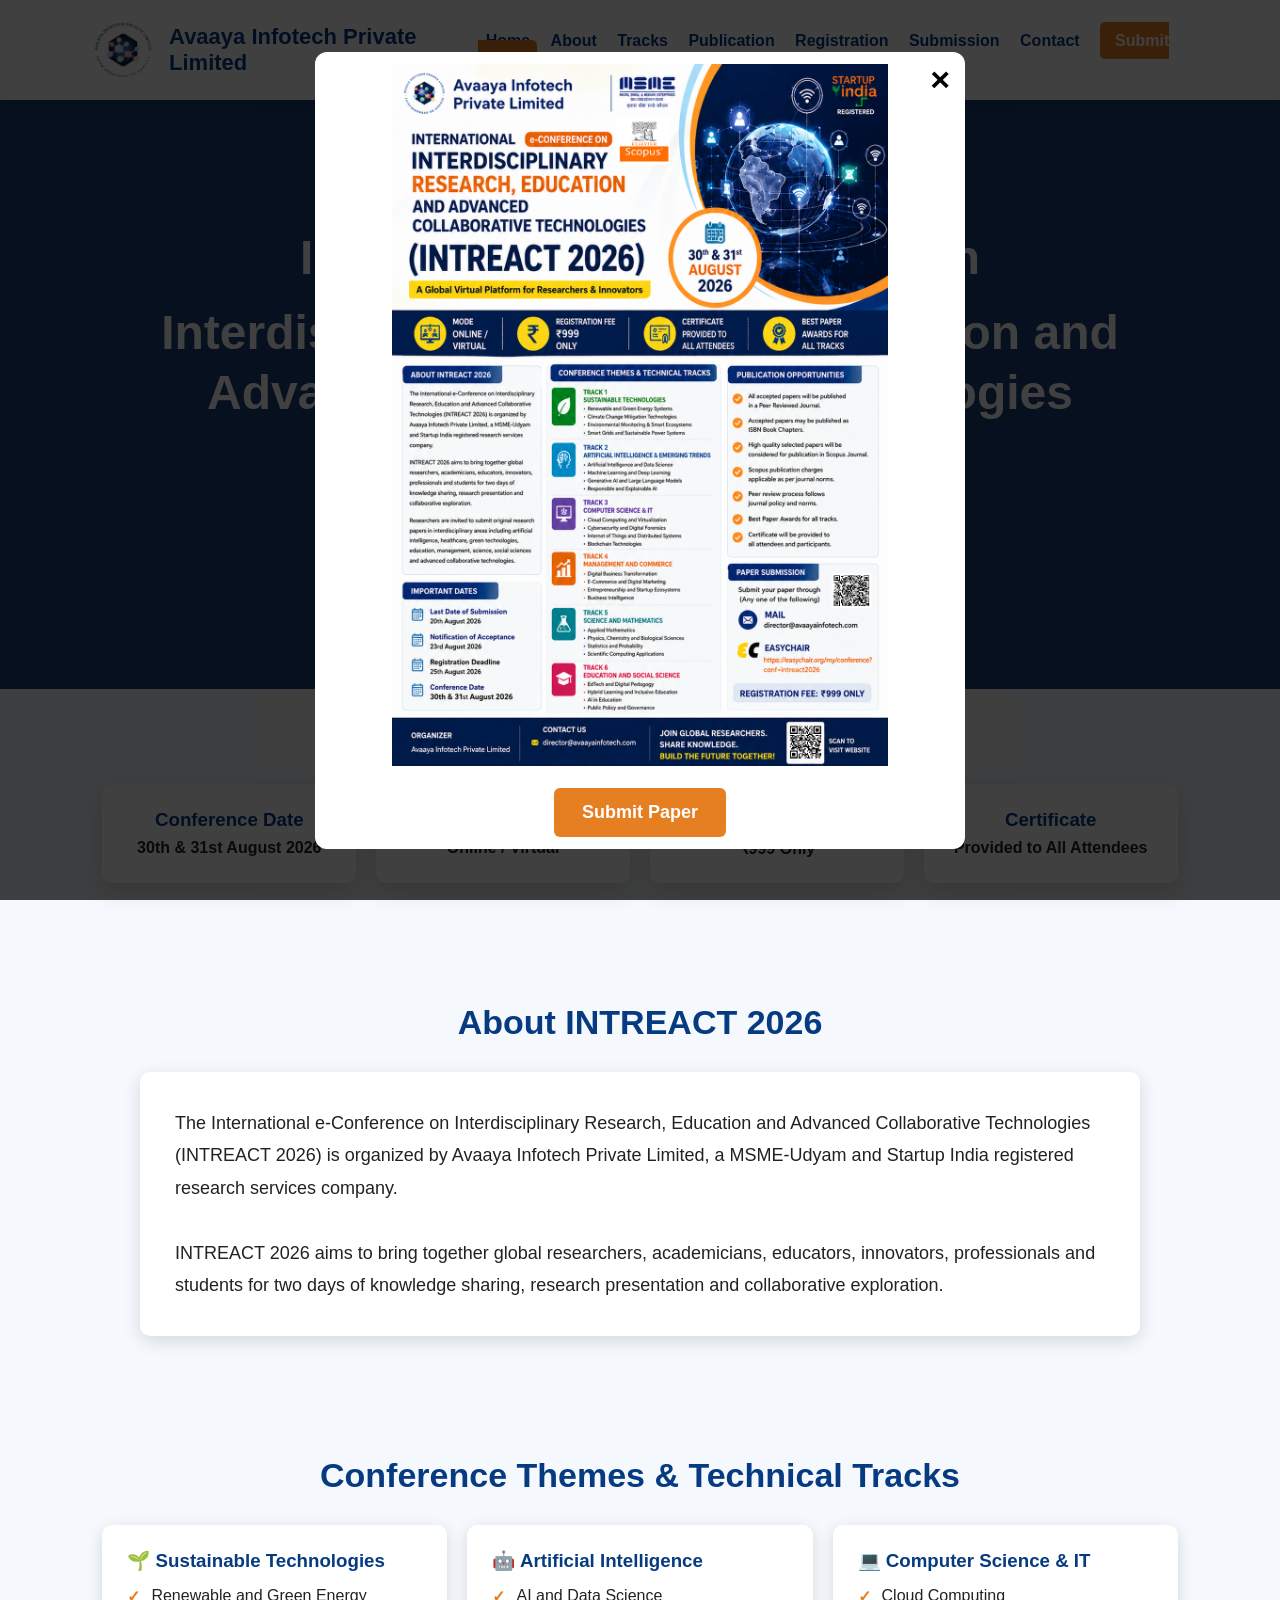
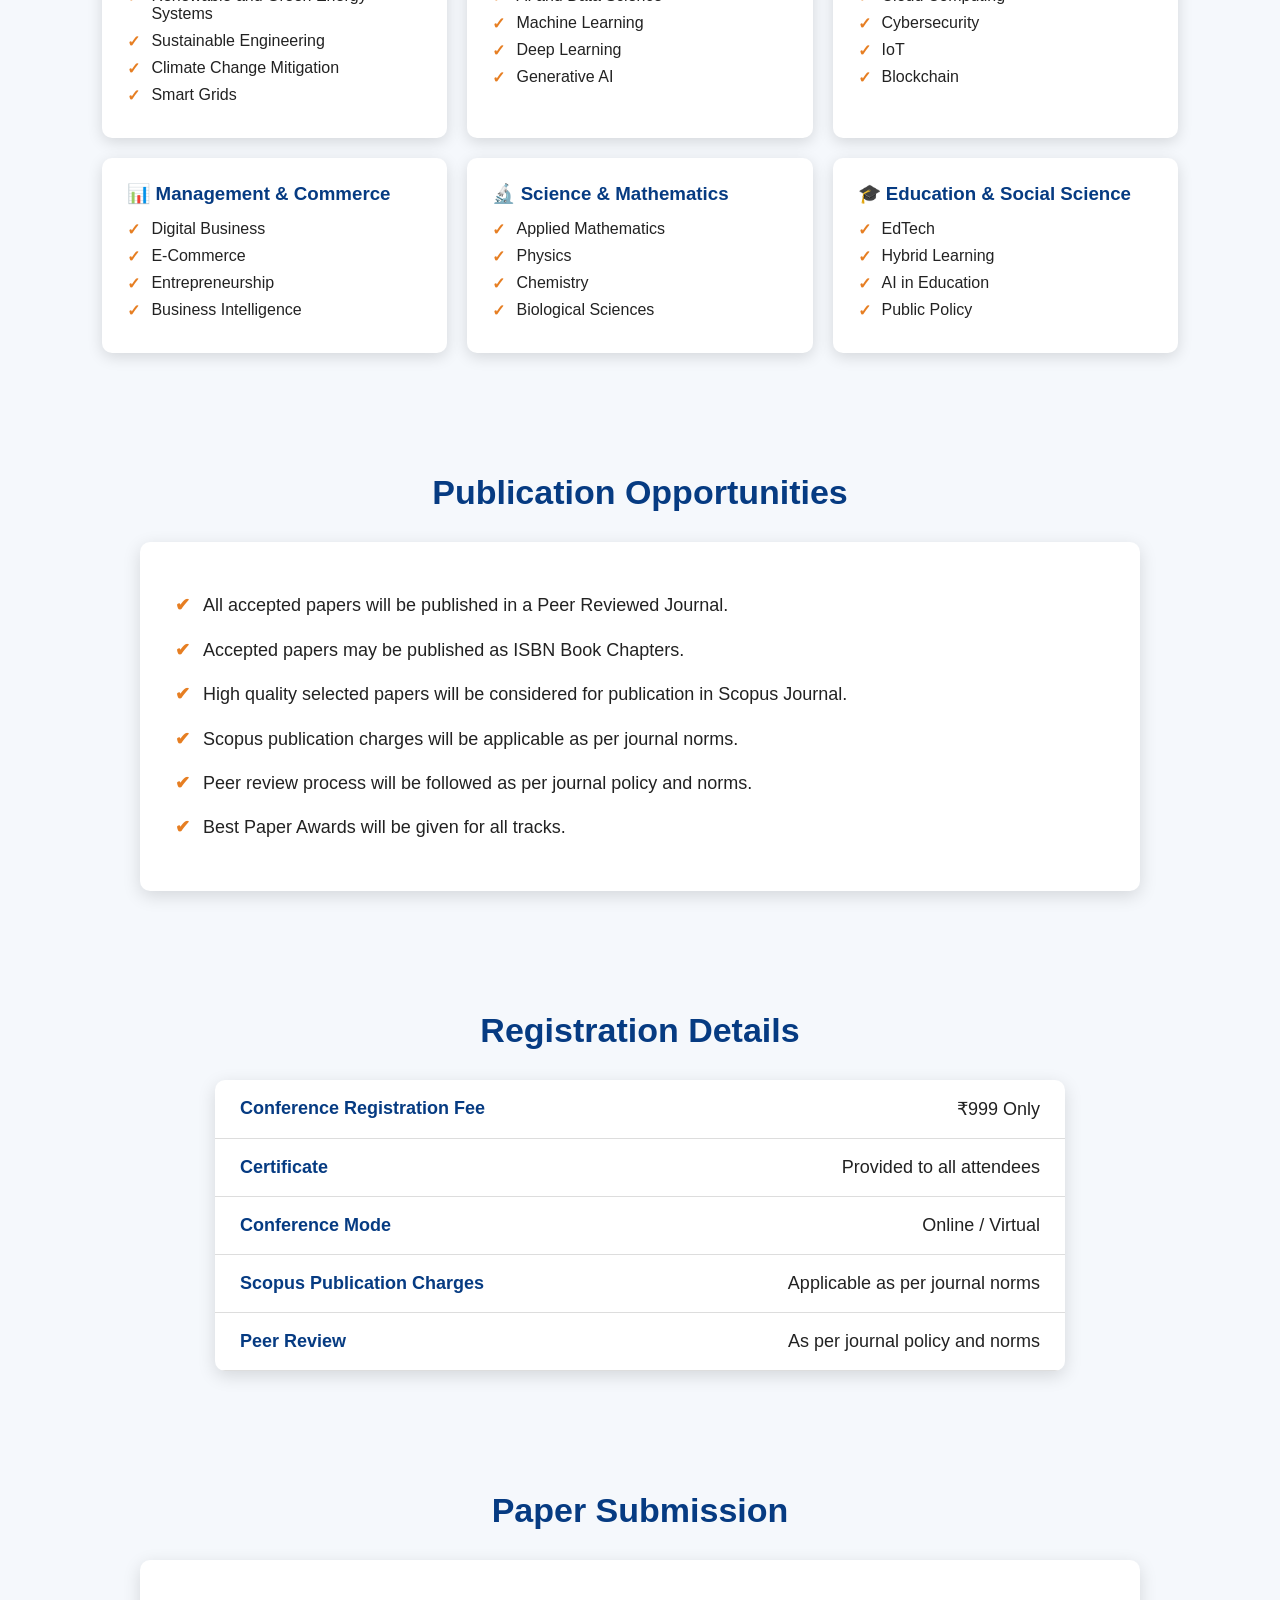
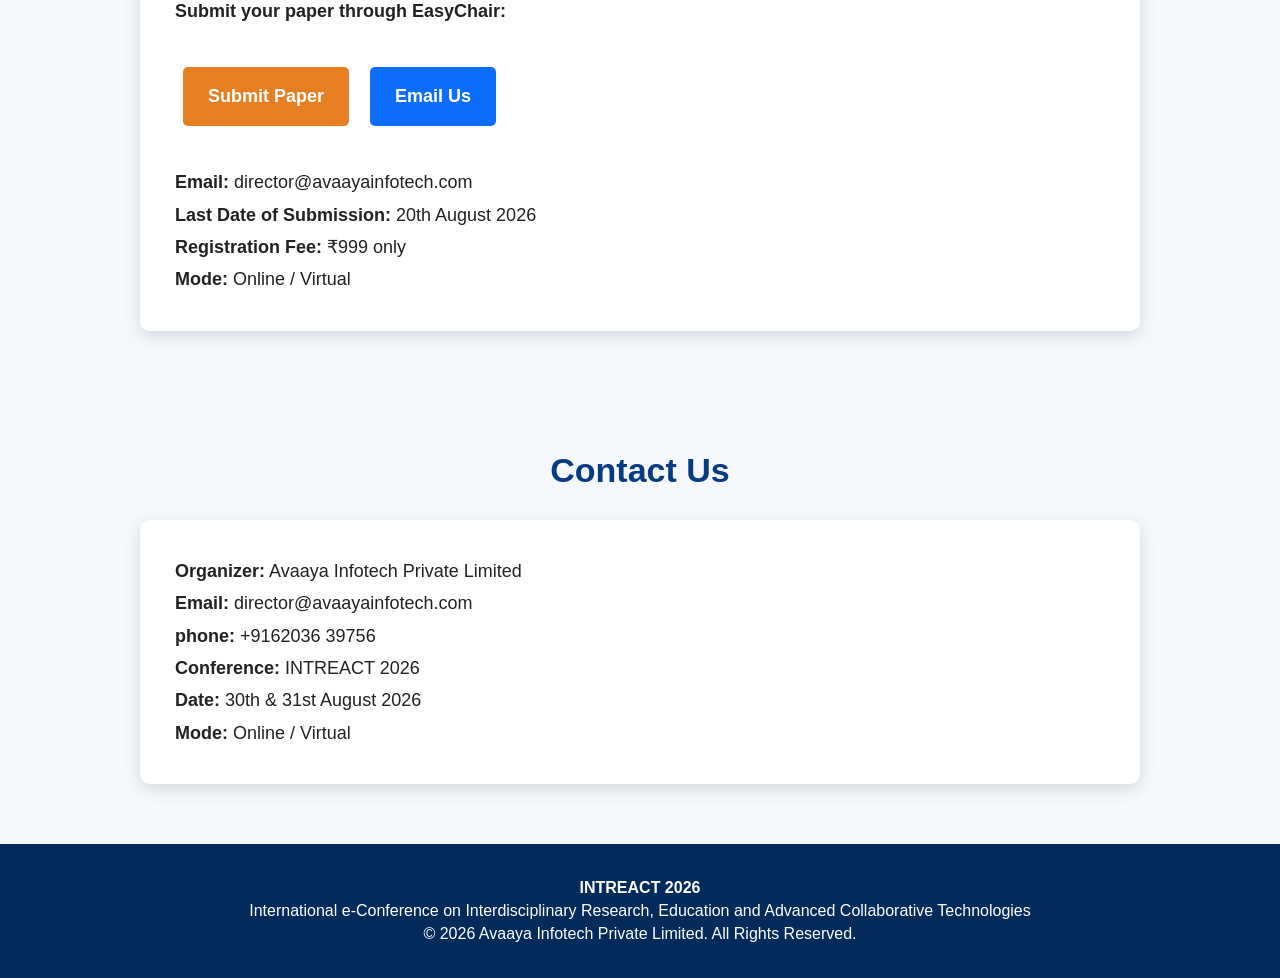
<file: intreact/index.html>
<!DOCTYPE html>
<html lang="en">
<head>
<meta charset="UTF-8">
<meta name="viewport" content="width=device-width, initial-scale=1.0">
<title>INTREACT 2026</title>

<style>
*{margin:0;padding:0;box-sizing:border-box;font-family:Arial,Helvetica,sans-serif}
html{scroll-behavior:smooth}
body{background:#f5f8fc;color:#222}
.header{background:#fff;padding:15px 7%;display:flex;justify-content:space-between;align-items:center;box-shadow:0 2px 10px #0002;position:sticky;top:0;z-index:999}
.logo-box{display:flex;align-items:center;gap:14px}
.logo-box img{width:70px;height:70px;object-fit:contain}
.logo-box h2{color:#063b82;font-size:22px}
nav a{color:#063b82;text-decoration:none;margin:0 8px;font-weight:bold}
nav a:hover{color:#e67e22}
.submit-btn{background:#e67e22;color:#fff!important;padding:10px 15px;border-radius:5px}
.hero{background:linear-gradient(#052d69e6,#052d69e6);color:white;text-align:center;padding:90px 8%}
.hero h4{font-size:20px;margin-bottom:15px;color:#ffd36b}
.hero h1{font-size:48px;line-height:1.25;margin-bottom:15px}
.hero h2{font-size:30px;margin-bottom:18px}
.hero p{font-size:21px;margin-bottom:25px}
.btn{display:inline-block;background:#e67e22;color:white;text-decoration:none;padding:13px 25px;border-radius:5px;font-weight:bold;margin:8px}
.btn-blue{background:#0d6efd}
section{padding:60px 8%}
.title{text-align:center;color:#063b82;font-size:34px;margin-bottom:30px}
.box{max-width:1000px;margin:auto;background:white;padding:35px;border-radius:10px;box-shadow:0 5px 18px #0002;line-height:1.8;font-size:18px}
.box ul{list-style:none}
.box li{margin:12px 0;padding-left:28px;position:relative}
.box li:before{content:"✔";position:absolute;left:0;color:#e67e22;font-weight:bold}
.info{display:grid;grid-template-columns:repeat(auto-fit,minmax(220px,1fr));gap:20px;margin-top:35px}
.info-card{background:white;padding:25px;text-align:center;border-radius:10px;box-shadow:0 8px 25px #0002}
.info-card h3{color:#063b82;margin-bottom:8px}
.info-card p{font-weight:bold}
.track-grid{display:grid;grid-template-columns:repeat(auto-fit,minmax(300px,1fr));gap:20px}
.track-card{background:white;padding:25px;border-radius:10px;box-shadow:0 4px 15px #0002}
.track-card h3{color:#063b82;margin-bottom:15px}
.track-card ul{list-style:none}
.track-card li{margin:9px 0;padding-left:24px;position:relative}
.track-card li:before{content:"✓";position:absolute;left:0;color:#e67e22;font-weight:bold}
.date-table{max-width:850px;margin:auto;background:white;border-radius:10px;overflow:hidden;box-shadow:0 5px 18px #0002}
.date-row{display:flex;justify-content:space-between;padding:18px 25px;border-bottom:1px solid #ddd;font-size:18px}
.date-row strong{color:#063b82}
footer{background:#022b5c;color:white;padding:30px 8%;text-align:center}
footer p{margin:5px 0}
@media(max-width:768px){
.header{flex-direction:column;text-align:center}
nav{margin-top:12px}
nav a{display:inline-block;margin:6px}
.hero h1{font-size:32px}
.hero h2{font-size:23px}
.date-row{flex-direction:column;gap:6px}
}
</style>
</head>

<body>

<header class="header">
  <div class="logo-box">
    <img src="logo.png" alt="Avaaya Infotech Logo">
    <h2>Avaaya Infotech Private Limited</h2>
  </div>

  <nav>
    <a href="#home">Home</a>
    <a href="#about">About</a>
    <a href="#tracks">Tracks</a>
    <a href="#publication">Publication</a>
    <a href="#registration">Registration</a>
    <a href="#submission">Submission</a>
    <a href="#contact">Contact</a>
    <a href="https://easychair.org/conferences/?conf=intreact2026"
   target="_blank"
   class="submit-btn">
   Submit Paper
</a>
  </nav>
</header>

<section id="home" class="hero">
  <h4>CALL FOR PAPERS - SUBMIT NOW!</h4>
  <h1>International e-Conference on</h1>
  <h1>Interdisciplinary Research, Education and Advanced Collaborative Technologies</h1>
  <h2>(INTREACT 2026)</h2>
  <p>A Global Virtual Platform for Researchers & Innovators</p>
  <a href="#submission" class="btn">Submit Your Paper</a>
  <a href="#about" class="btn btn-blue">Call for Paper</a>
</section>

<section>
  <div class="info">
    <div class="info-card"><h3>Conference Date</h3><p>30th & 31st August 2026</p></div>
    <div class="info-card"><h3>Mode</h3><p>Online / Virtual</p></div>
    <div class="info-card"><h3>Registration Fee</h3><p>₹999 Only</p></div>
    <div class="info-card"><h3>Certificate</h3><p>Provided to All Attendees</p></div>
  </div>
</section>

<section id="about">
  <h2 class="title">About INTREACT 2026</h2>
  <div class="box">
    <p>
      The International e-Conference on Interdisciplinary Research, Education and Advanced Collaborative Technologies
      (INTREACT 2026) is organized by Avaaya Infotech Private Limited, a MSME-Udyam and Startup India registered
      research services company.
    </p>
    <br>
    <p>
      INTREACT 2026 aims to bring together global researchers, academicians, educators, innovators, professionals and
      students for two days of knowledge sharing, research presentation and collaborative exploration.
    </p>
  </div>
</section>

<section id="tracks">
  <h2 class="title">Conference Themes & Technical Tracks</h2>

  <div class="track-grid">
    <div class="track-card">
      <h3>🌱 Sustainable Technologies</h3>
      <ul>
        <li>Renewable and Green Energy Systems</li>
        <li>Sustainable Engineering</li>
        <li>Climate Change Mitigation</li>
        <li>Smart Grids</li>
      </ul>
    </div>

    <div class="track-card">
      <h3>🤖 Artificial Intelligence</h3>
      <ul>
        <li>AI and Data Science</li>
        <li>Machine Learning</li>
        <li>Deep Learning</li>
        <li>Generative AI</li>
      </ul>
    </div>

    <div class="track-card">
      <h3>💻 Computer Science & IT</h3>
      <ul>
        <li>Cloud Computing</li>
        <li>Cybersecurity</li>
        <li>IoT</li>
        <li>Blockchain</li>
      </ul>
    </div>

    <div class="track-card">
      <h3>📊 Management & Commerce</h3>
      <ul>
        <li>Digital Business</li>
        <li>E-Commerce</li>
        <li>Entrepreneurship</li>
        <li>Business Intelligence</li>
      </ul>
    </div>

    <div class="track-card">
      <h3>🔬 Science & Mathematics</h3>
      <ul>
        <li>Applied Mathematics</li>
        <li>Physics</li>
        <li>Chemistry</li>
        <li>Biological Sciences</li>
      </ul>
    </div>

    <div class="track-card">
      <h3>🎓 Education & Social Science</h3>
      <ul>
        <li>EdTech</li>
        <li>Hybrid Learning</li>
        <li>AI in Education</li>
        <li>Public Policy</li>
      </ul>
    </div>
  </div>
</section>

<section id="publication">
  <h2 class="title">Publication Opportunities</h2>
  <div class="box">
    <ul>
      <li>All accepted papers will be published in a Peer Reviewed Journal.</li>
      <li>Accepted papers may be published as ISBN Book Chapters.</li>
      <li>High quality selected papers will be considered for publication in Scopus Journal.</li>
      <li>Scopus publication charges will be applicable as per journal norms.</li>
      <li>Peer review process will be followed as per journal policy and norms.</li>
      <li>Best Paper Awards will be given for all tracks.</li>
    </ul>
  </div>
</section>

<section id="registration">
  <h2 class="title">Registration Details</h2>
  <div class="date-table">
    <div class="date-row"><strong>Conference Registration Fee</strong><span>₹999 Only</span></div>
    <div class="date-row"><strong>Certificate</strong><span>Provided to all attendees</span></div>
    <div class="date-row"><strong>Conference Mode</strong><span>Online / Virtual</span></div>
    <div class="date-row"><strong>Scopus Publication Charges</strong><span>Applicable as per journal norms</span></div>
    <div class="date-row"><strong>Peer Review</strong><span>As per journal policy and norms</span></div>
  </div>
</section>

<section id="submission">
  <h2 class="title">Paper Submission</h2>
  <div class="box">
    <p><strong>Submit your paper through EasyChair:</strong></p>
    <br>
   <a href="https://easychair.org/conferences/?conf=intreact2026" 
   target="_blank" 
   class="btn">
   Submit Paper
</a>
    <a href="mailto:director@avaayainfotech.com" class="btn btn-blue">Email Us</a>
    <br><br>
    <p><strong>Email:</strong> director@avaayainfotech.com</p>
    <p><strong>Last Date of Submission:</strong> 20th August 2026</p>
    <p><strong>Registration Fee:</strong> ₹999 only</p>
    <p><strong>Mode:</strong> Online / Virtual</p>
  </div>
</section>

<section id="contact">
  <h2 class="title">Contact Us</h2>
  <div class="box">
    <p><strong>Organizer:</strong> Avaaya Infotech Private Limited</p>
    <p><strong>Email:</strong> director@avaayainfotech.com</p>
    <p><strong>phone:</strong> +9162036 39756</p>
    <p><strong>Conference:</strong> INTREACT 2026</p>
    <p><strong>Date:</strong> 30th & 31st August 2026</p>
    <p><strong>Mode:</strong> Online / Virtual</p>
  </div>
</section>

<footer>
  <p><strong>INTREACT 2026</strong></p>
  <p>International e-Conference on Interdisciplinary Research, Education and Advanced Collaborative Technologies</p>
  <p>© 2026 Avaaya Infotech Private Limited. All Rights Reserved.</p>
</footer>
<!-- POSTER POPUP START -->

<div id="posterPopup" class="popup-overlay">

  <div class="popup-box">

    <span class="close-popup">&times;</span>

    <img src="poster.png" alt="INTREACT 2026 Poster">

    <a href="https://easychair.org/conferences/?conf=intreact2026"
       target="_blank"
       class="popup-btn">
       Submit Paper
    </a>

  </div>

</div>

<style>

.popup-overlay{
  position:fixed;
  top:0;
  left:0;
  width:100%;
  height:100%;
  background:rgba(0,0,0,0.75);
  display:flex;
  justify-content:center;
  align-items:center;
  z-index:99999;
}
.popup-box{
  position:relative;
  width:90%;
  max-width:650px;
  max-height:90vh;
  background:#fff;
  padding:12px;
  border-radius:12px;
  text-align:center;
  overflow:auto;
}

.popup-box img{
  width:100%;
  max-height:78vh;
  object-fit:contain;
  border-radius:10px;
}
.popup-btn{
  display:inline-block;
  margin-top:18px;
  background:#e67e22;
  color:#fff;
  padding:14px 28px;
  text-decoration:none;
  border-radius:6px;
  font-weight:bold;
  font-size:18px;
}

.close-popup{
  position:absolute;
  top:8px;
  right:15px;
  font-size:34px;
  cursor:pointer;
  color:#000;
  font-weight:bold;
}

@keyframes popupShow{
  from{
    transform:scale(.7);
    opacity:0;
  }
  to{
    transform:scale(1);
    opacity:1;
  }
}

</style>

<script>

const popup = document.getElementById("posterPopup");
const closeBtn = document.querySelector(".close-popup");

closeBtn.onclick = function(){
  popup.style.display = "none";
}

window.onclick = function(e){
  if(e.target == popup){
    popup.style.display = "none";
  }
}

</script>

<!-- POSTER POPUP END -->
</body>
</html>
</file>
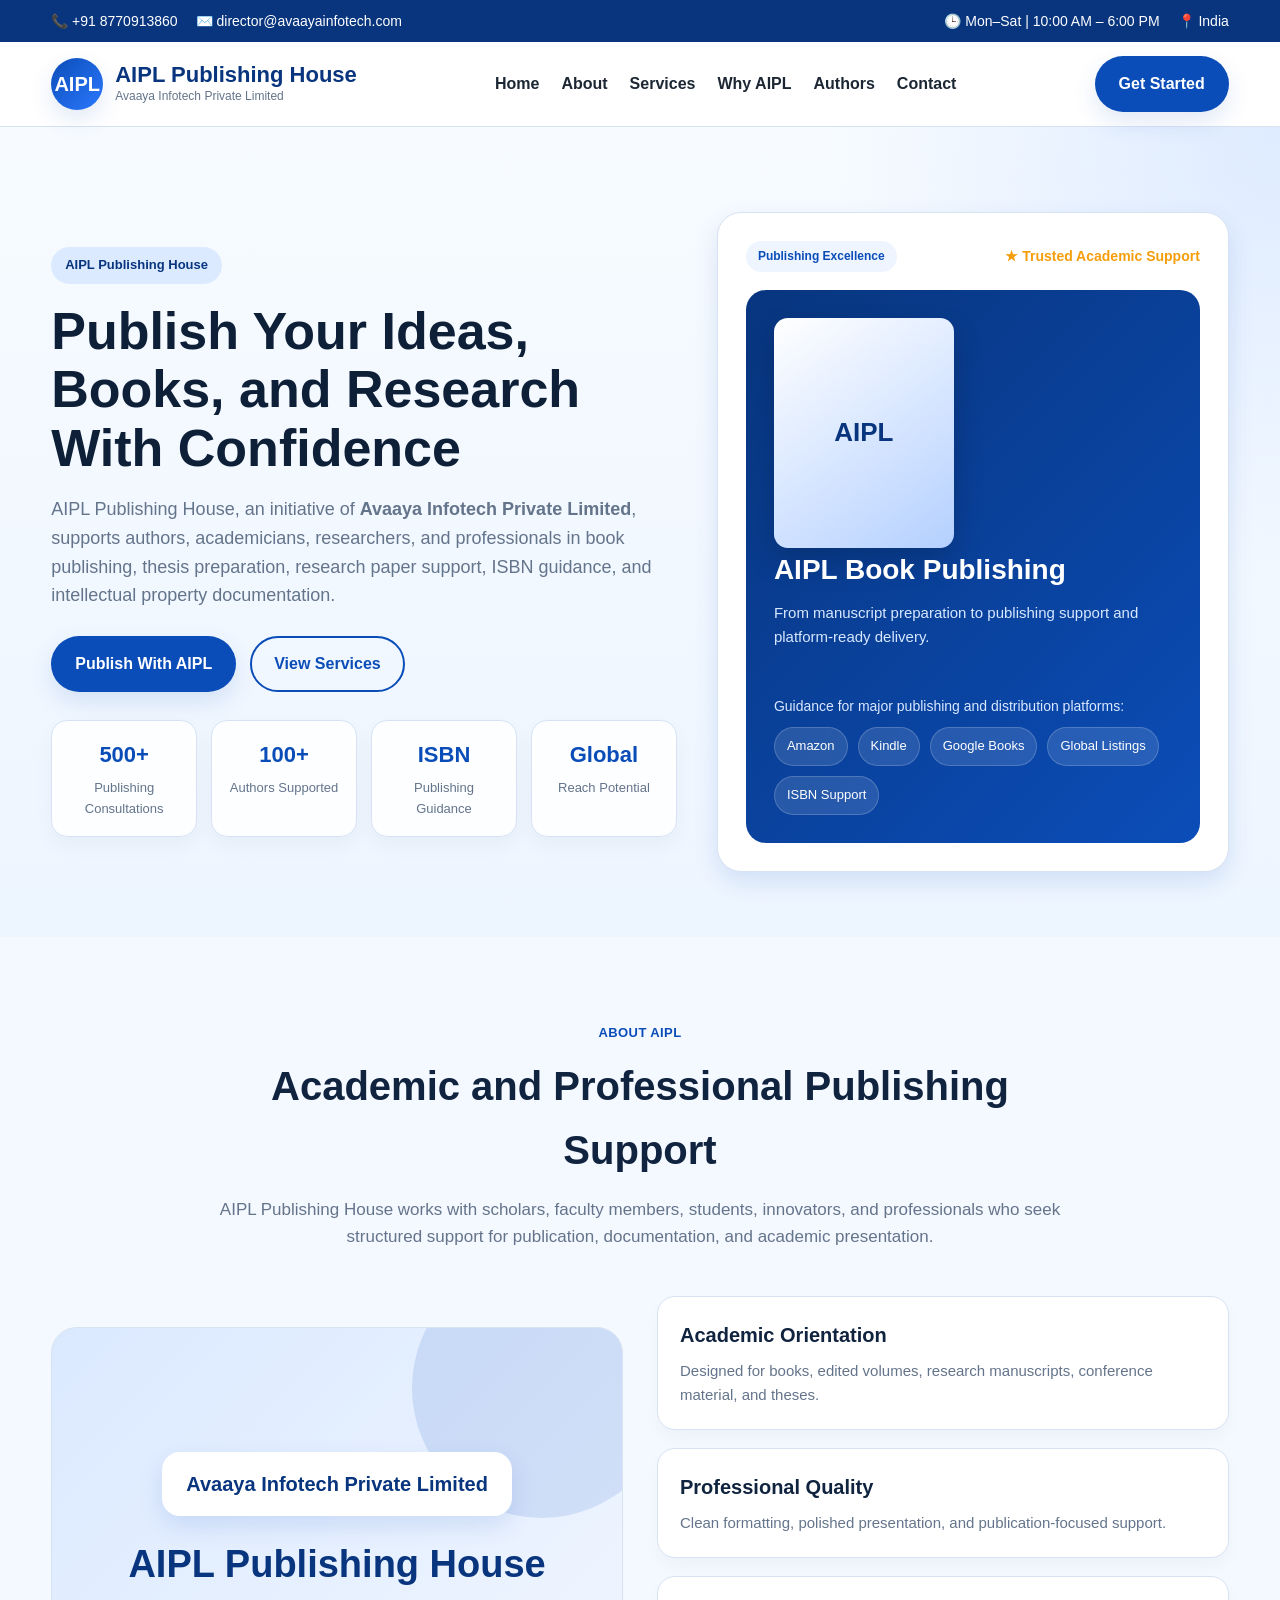
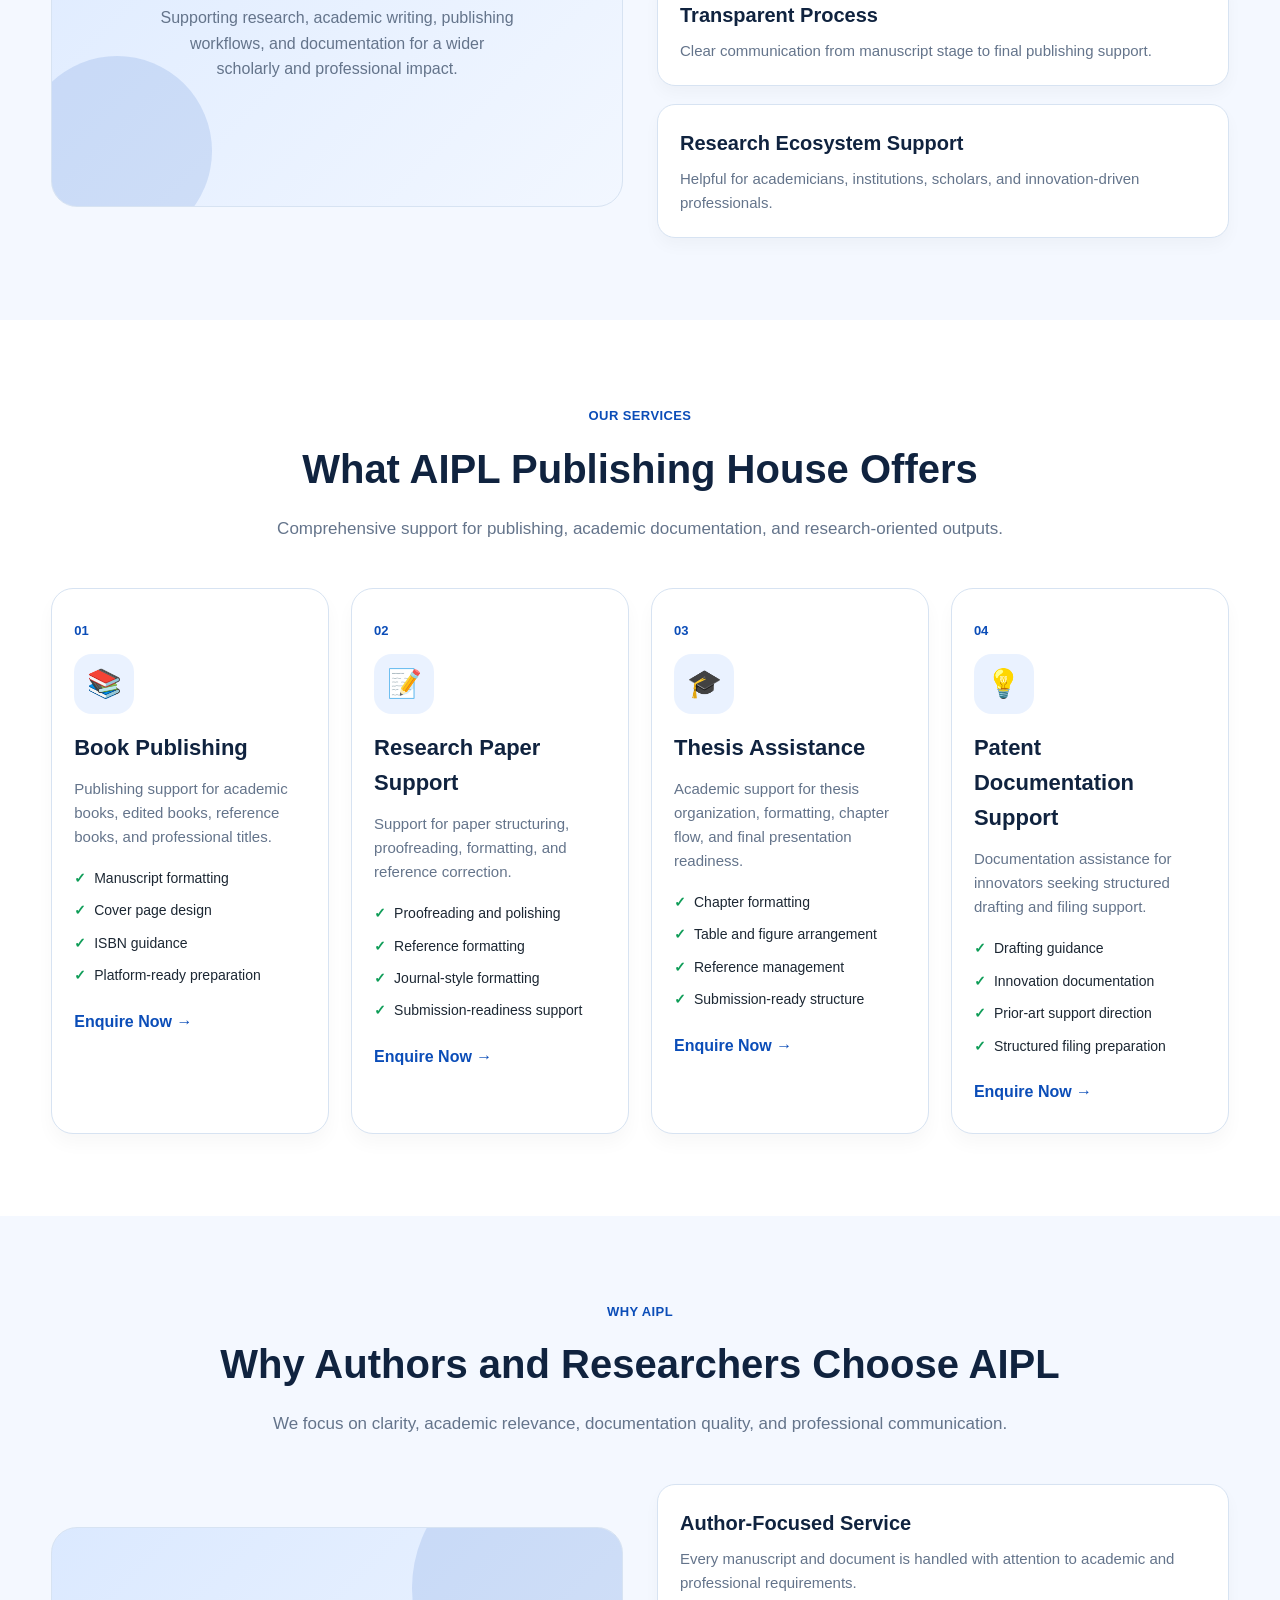
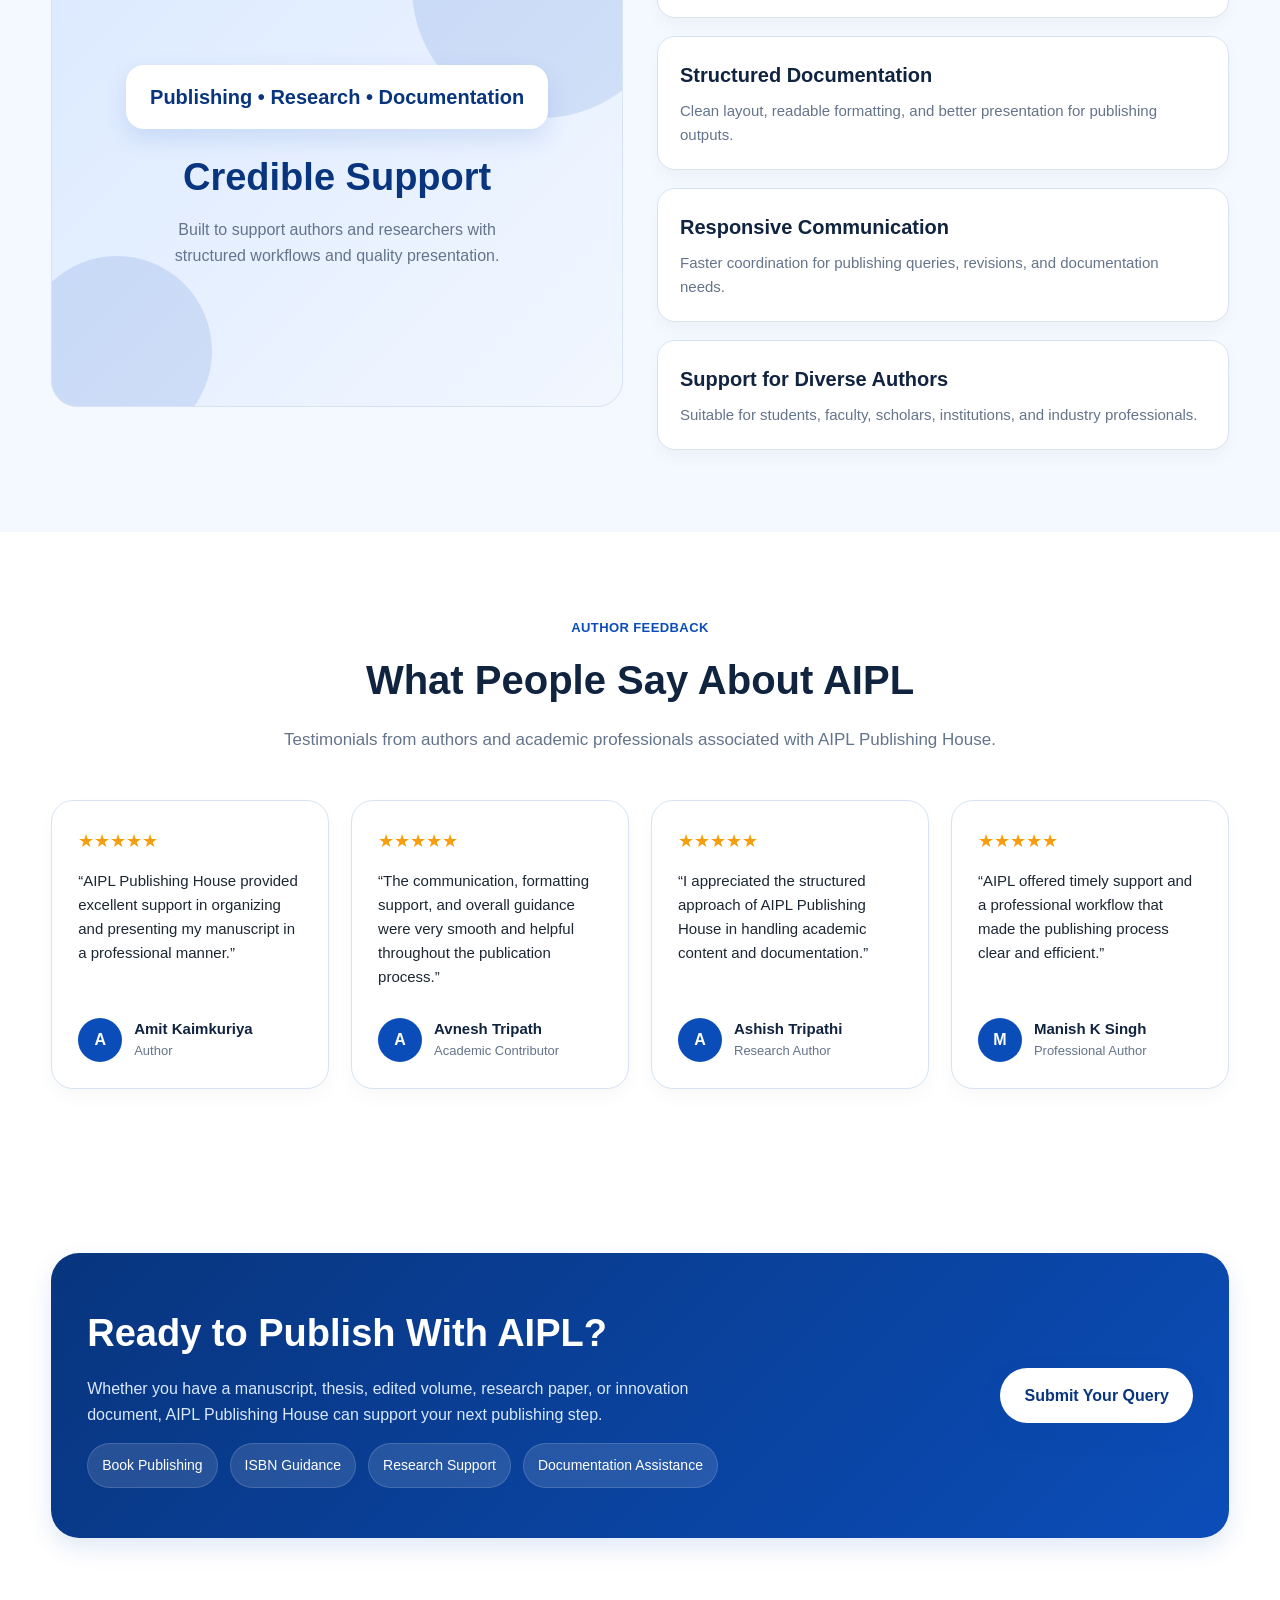
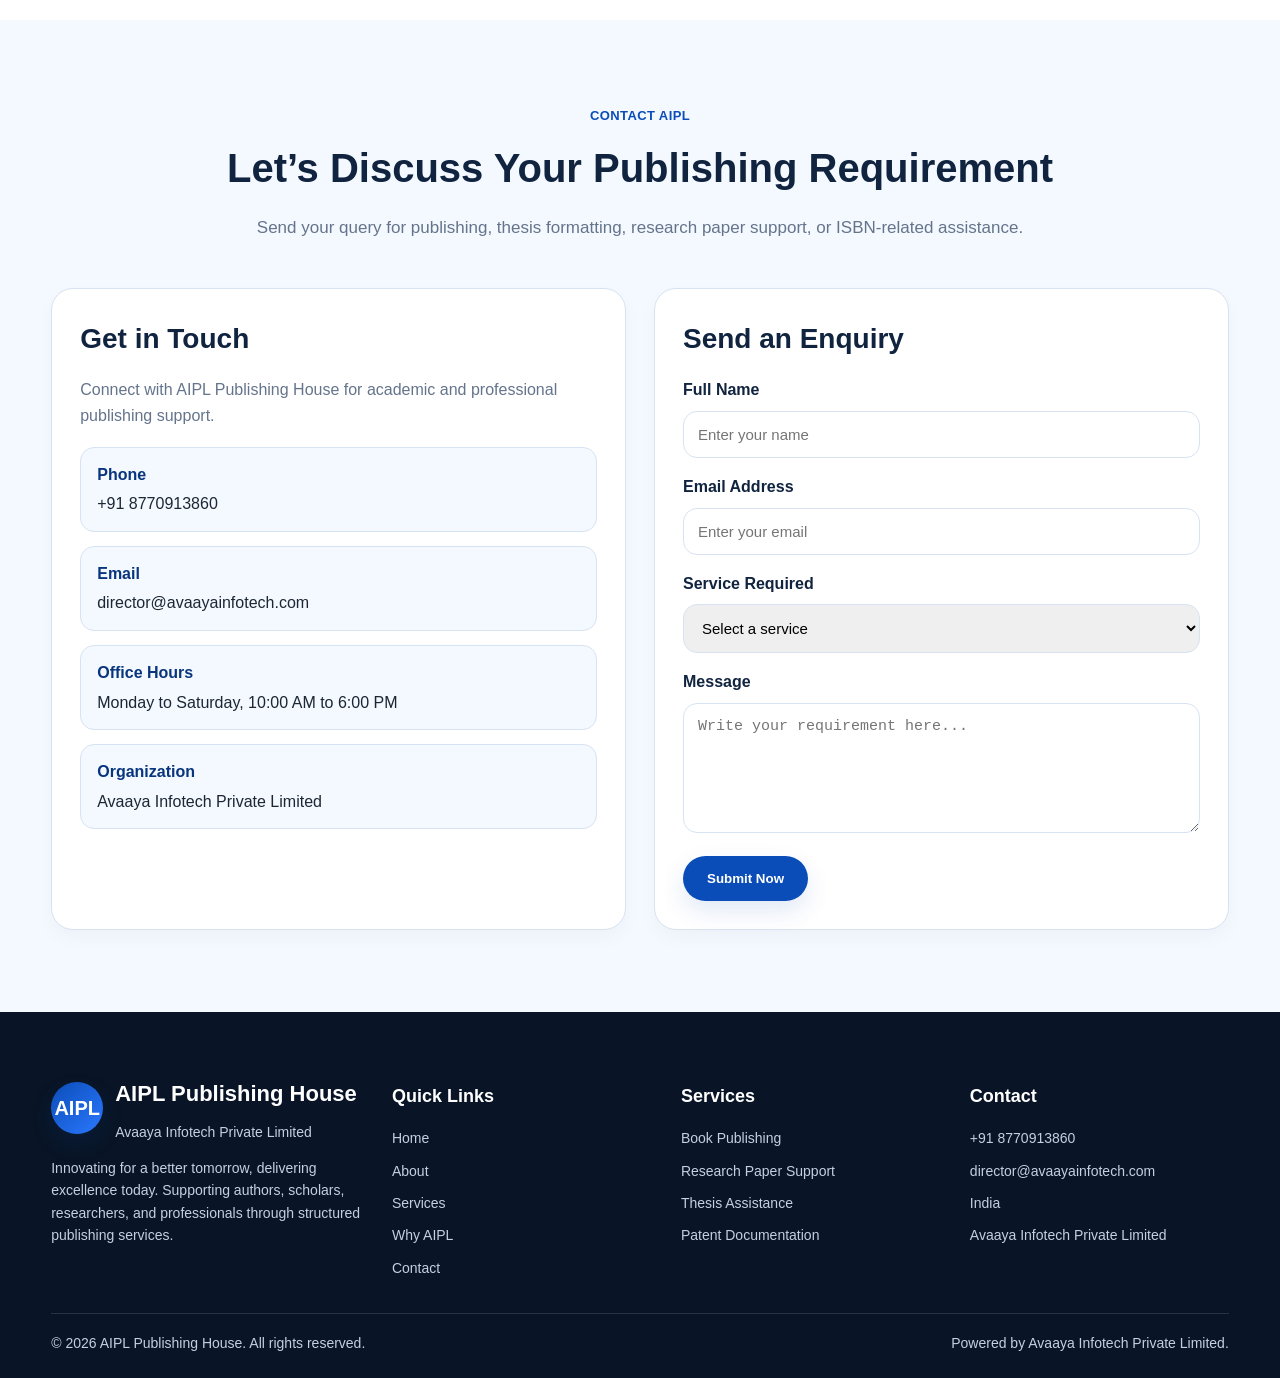
<file: aipl.html.html>
<!DOCTYPE html>
<html lang="en">
<head>
  <meta charset="UTF-8" />
  <meta name="viewport" content="width=device-width, initial-scale=1.0" />
  <title>AIPL Publishing House | Avaaya Infotech Private Limited</title>
  <meta name="description" content="AIPL Publishing House by Avaaya Infotech Private Limited - Book publishing, research paper support, thesis assistance, ISBN guidance, and patent documentation services." />
  <style>
    :root {
      --primary: #0b4db8;
      --primary-dark: #08357e;
      --secondary: #f4f8ff;
      --accent: #f7b500;
      --text: #1c2733;
      --muted: #64748b;
      --white: #ffffff;
      --border: #d7e3f2;
      --success: #0f9d58;
      --shadow: 0 10px 25px rgba(11, 77, 184, 0.12);
      --radius: 18px;
      --max-width: 1200px;
    }

    * {
      margin: 0;
      padding: 0;
      box-sizing: border-box;
    }

    html {
      scroll-behavior: smooth;
    }

    body {
      font-family: Arial, Helvetica, sans-serif;
      color: var(--text);
      background: #fff;
      line-height: 1.6;
    }

    a {
      text-decoration: none;
      color: inherit;
    }

    img {
      max-width: 100%;
      display: block;
    }

    .container {
      width: min(92%, var(--max-width));
      margin: 0 auto;
    }

    .topbar {
      background: var(--primary-dark);
      color: var(--white);
      font-size: 14px;
    }

    .topbar .container {
      display: flex;
      justify-content: space-between;
      align-items: center;
      gap: 16px;
      padding: 10px 0;
      flex-wrap: wrap;
    }

    .topbar-left,
    .topbar-right {
      display: flex;
      gap: 18px;
      flex-wrap: wrap;
      align-items: center;
    }

    .navbar {
      position: sticky;
      top: 0;
      z-index: 999;
      background: rgba(255,255,255,0.96);
      backdrop-filter: blur(8px);
      border-bottom: 1px solid var(--border);
    }

    .nav-wrap {
      display: flex;
      align-items: center;
      justify-content: space-between;
      padding: 14px 0;
      gap: 20px;
    }

    .logo {
      display: flex;
      align-items: center;
      gap: 12px;
      min-width: 260px;
    }

    .logo-badge {
      width: 52px;
      height: 52px;
      border-radius: 50%;
      display: grid;
      place-items: center;
      background: linear-gradient(135deg, var(--primary), #2b78ff);
      color: white;
      font-weight: 700;
      font-size: 20px;
      box-shadow: var(--shadow);
    }

    .logo-text h1 {
      font-size: 22px;
      line-height: 1.1;
      color: var(--primary-dark);
    }

    .logo-text p {
      font-size: 12px;
      color: var(--muted);
    }

    .nav-links {
      display: flex;
      gap: 22px;
      align-items: center;
      list-style: none;
    }

    .nav-links a {
      color: var(--text);
      font-weight: 600;
      transition: 0.25s ease;
    }

    .nav-links a:hover {
      color: var(--primary);
    }

    .btn {
      display: inline-block;
      padding: 13px 22px;
      border-radius: 999px;
      font-weight: 700;
      transition: 0.3s ease;
      border: 2px solid transparent;
      cursor: pointer;
    }

    .btn-primary {
      background: var(--primary);
      color: var(--white);
      box-shadow: var(--shadow);
    }

    .btn-primary:hover {
      background: var(--primary-dark);
      transform: translateY(-2px);
    }

    .btn-outline {
      border-color: var(--primary);
      color: var(--primary);
      background: transparent;
    }

    .btn-outline:hover {
      background: var(--primary);
      color: var(--white);
    }

    .menu-toggle {
      display: none;
      background: var(--primary);
      color: white;
      border: none;
      padding: 10px 14px;
      border-radius: 10px;
      cursor: pointer;
      font-size: 18px;
    }

    .hero {
      background:
        radial-gradient(circle at top right, rgba(43,120,255,0.12), transparent 30%),
        linear-gradient(180deg, #f7fbff 0%, #edf5ff 100%);
      padding: 85px 0 65px;
    }

    .hero-grid {
      display: grid;
      grid-template-columns: 1.1fr 0.9fr;
      gap: 40px;
      align-items: center;
    }

    .eyebrow {
      display: inline-block;
      background: #dceaff;
      color: var(--primary-dark);
      padding: 8px 14px;
      border-radius: 999px;
      font-size: 13px;
      font-weight: 700;
      margin-bottom: 18px;
    }

    .hero h2 {
      font-size: 52px;
      line-height: 1.12;
      margin-bottom: 18px;
      color: #0e1f38;
    }

    .hero p {
      font-size: 18px;
      color: var(--muted);
      margin-bottom: 26px;
      max-width: 680px;
    }

    .hero-actions {
      display: flex;
      gap: 14px;
      flex-wrap: wrap;
      margin-bottom: 28px;
    }

    .hero-mini-stats {
      display: grid;
      grid-template-columns: repeat(4, 1fr);
      gap: 14px;
      margin-top: 18px;
    }

    .mini-stat {
      background: rgba(255,255,255,0.9);
      border: 1px solid var(--border);
      border-radius: 16px;
      padding: 16px;
      text-align: center;
      box-shadow: 0 8px 20px rgba(0,0,0,0.04);
    }

    .mini-stat h3 {
      color: var(--primary);
      font-size: 22px;
      margin-bottom: 6px;
    }

    .mini-stat p {
      margin: 0;
      font-size: 13px;
      color: var(--muted);
    }

    .hero-card {
      background: white;
      border-radius: 24px;
      padding: 28px;
      box-shadow: var(--shadow);
      border: 1px solid var(--border);
    }

    .hero-card-top {
      display: flex;
      justify-content: space-between;
      align-items: center;
      margin-bottom: 18px;
      gap: 10px;
      flex-wrap: wrap;
    }

    .tag {
      background: #eef5ff;
      color: var(--primary);
      padding: 6px 12px;
      border-radius: 999px;
      font-size: 12px;
      font-weight: 700;
    }

    .rating {
      color: #f59e0b;
      font-weight: 700;
      font-size: 14px;
    }

    .book-showcase {
      background: linear-gradient(135deg, var(--primary-dark), var(--primary));
      border-radius: 20px;
      padding: 28px;
      color: white;
      min-height: 320px;
      display: flex;
      flex-direction: column;
      justify-content: space-between;
    }

    .book-cover {
      width: 180px;
      height: 230px;
      border-radius: 14px;
      background: linear-gradient(145deg, #ffffff, #b4d0ff);
      box-shadow: 0 14px 30px rgba(0,0,0,0.18);
      display: flex;
      align-items: center;
      justify-content: center;
      color: var(--primary-dark);
      font-size: 26px;
      font-weight: bold;
    }

    .distribution {
      margin-top: 20px;
    }

    .distribution p {
      color: #d9e8ff;
      margin-bottom: 10px;
      font-size: 14px;
    }

    .platforms {
      display: flex;
      gap: 10px;
      flex-wrap: wrap;
    }

    .platforms span {
      background: rgba(255,255,255,0.12);
      border: 1px solid rgba(255,255,255,0.18);
      padding: 8px 12px;
      border-radius: 999px;
      font-size: 13px;
    }

    .section {
      padding: 82px 0;
    }

    .section-light {
      background: var(--secondary);
    }

    .section-heading {
      text-align: center;
      max-width: 850px;
      margin: 0 auto 46px;
    }

    .section-heading span {
      display: inline-block;
      color: var(--primary);
      font-weight: 700;
      letter-spacing: 0.4px;
      margin-bottom: 10px;
      text-transform: uppercase;
      font-size: 13px;
    }

    .section-heading h2 {
      font-size: 40px;
      margin-bottom: 14px;
      color: #10233f;
    }

    .section-heading p {
      color: var(--muted);
      font-size: 17px;
    }

    .services-grid {
      display: grid;
      grid-template-columns: repeat(4, 1fr);
      gap: 22px;
    }

    .service-card {
      background: white;
      border: 1px solid var(--border);
      border-radius: 22px;
      padding: 28px 22px;
      transition: 0.3s ease;
      box-shadow: 0 10px 18px rgba(0, 0, 0, 0.03);
    }

    .service-card:hover {
      transform: translateY(-6px);
      box-shadow: var(--shadow);
    }

    .service-no {
      color: var(--primary);
      font-size: 13px;
      font-weight: 700;
      margin-bottom: 12px;
      display: inline-block;
    }

    .service-icon {
      width: 60px;
      height: 60px;
      border-radius: 18px;
      background: #eaf2ff;
      display: grid;
      place-items: center;
      font-size: 28px;
      margin-bottom: 16px;
    }

    .service-card h3 {
      font-size: 22px;
      margin-bottom: 12px;
      color: #10233f;
    }

    .service-card p {
      color: var(--muted);
      font-size: 15px;
      margin-bottom: 18px;
    }

    .service-list {
      list-style: none;
      margin-bottom: 22px;
    }

    .service-list li {
      padding-left: 20px;
      position: relative;
      margin-bottom: 10px;
      color: var(--text);
      font-size: 14px;
    }

    .service-list li::before {
      content: "✓";
      position: absolute;
      left: 0;
      color: var(--success);
      font-weight: 700;
    }

    .learn-link {
      color: var(--primary);
      font-weight: 700;
    }

    .why-grid {
      display: grid;
      grid-template-columns: 1fr 1fr;
      gap: 34px;
      align-items: center;
    }

    .image-panel {
      background: linear-gradient(135deg, #dbe9ff, #f2f7ff);
      border-radius: 26px;
      min-height: 480px;
      position: relative;
      overflow: hidden;
      border: 1px solid var(--border);
    }

    .image-panel::before,
    .image-panel::after {
      content: "";
      position: absolute;
      border-radius: 50%;
      background: rgba(11, 77, 184, 0.12);
    }

    .image-panel::before {
      width: 260px;
      height: 260px;
      top: -70px;
      right: -50px;
    }

    .image-panel::after {
      width: 190px;
      height: 190px;
      bottom: -40px;
      left: -30px;
    }

    .image-panel-content {
      position: absolute;
      inset: 0;
      display: flex;
      flex-direction: column;
      justify-content: center;
      align-items: center;
      padding: 40px;
      text-align: center;
    }

    .image-panel-content .badge-big {
      background: white;
      padding: 16px 24px;
      border-radius: 18px;
      box-shadow: var(--shadow);
      margin-bottom: 18px;
      color: var(--primary-dark);
      font-weight: 700;
      font-size: 20px;
    }

    .image-panel-content h3 {
      font-size: 38px;
      color: var(--primary-dark);
      margin-bottom: 10px;
    }

    .image-panel-content p {
      color: var(--muted);
      max-width: 360px;
    }

    .why-points {
      display: grid;
      gap: 18px;
    }

    .why-item {
      background: white;
      border-radius: 18px;
      border: 1px solid var(--border);
      padding: 22px;
      box-shadow: 0 8px 16px rgba(0,0,0,0.03);
    }

    .why-item h4 {
      font-size: 20px;
      margin-bottom: 8px;
      color: #10233f;
    }

    .why-item p {
      color: var(--muted);
      font-size: 15px;
    }

    .testimonials-grid {
      display: grid;
      grid-template-columns: repeat(4, 1fr);
      gap: 22px;
    }

    .testimonial {
      background: white;
      border-radius: 22px;
      border: 1px solid var(--border);
      padding: 26px;
      box-shadow: 0 8px 18px rgba(0,0,0,0.03);
    }

    .stars {
      color: #f59e0b;
      font-size: 18px;
      margin-bottom: 14px;
    }

    .testimonial blockquote {
      font-size: 15px;
      color: var(--text);
      margin-bottom: 18px;
      min-height: 130px;
    }

    .author {
      display: flex;
      align-items: center;
      gap: 12px;
    }

    .author-badge {
      width: 44px;
      height: 44px;
      border-radius: 50%;
      background: var(--primary);
      color: white;
      display: grid;
      place-items: center;
      font-weight: 700;
    }

    .author-info h5 {
      font-size: 15px;
      color: #10233f;
    }

    .author-info p {
      font-size: 13px;
      color: var(--muted);
    }

    .cta {
      background: linear-gradient(135deg, var(--primary-dark), var(--primary));
      color: white;
      border-radius: 28px;
      padding: 50px 36px;
      display: flex;
      justify-content: space-between;
      align-items: center;
      gap: 28px;
      flex-wrap: wrap;
      box-shadow: var(--shadow);
    }

    .cta h2 {
      font-size: 38px;
      margin-bottom: 12px;
    }

    .cta p {
      color: #d8e8ff;
      max-width: 680px;
    }

    .cta-checks {
      margin-top: 16px;
      display: flex;
      flex-wrap: wrap;
      gap: 12px;
    }

    .cta-checks span {
      background: rgba(255,255,255,0.12);
      padding: 10px 14px;
      border-radius: 999px;
      border: 1px solid rgba(255,255,255,0.14);
      font-size: 14px;
    }

    .cta .btn-primary {
      background: white;
      color: var(--primary-dark);
    }

    .cta .btn-primary:hover {
      background: #eff5ff;
    }

    .contact-grid {
      display: grid;
      grid-template-columns: 1fr 1fr;
      gap: 28px;
    }

    .contact-card,
    .contact-form {
      background: white;
      border: 1px solid var(--border);
      border-radius: 22px;
      padding: 28px;
      box-shadow: 0 8px 18px rgba(0,0,0,0.03);
    }

    .contact-card h3,
    .contact-form h3 {
      margin-bottom: 16px;
      color: #10233f;
      font-size: 28px;
    }

    .contact-card p {
      color: var(--muted);
      margin-bottom: 18px;
    }

    .contact-list {
      list-style: none;
      display: grid;
      gap: 14px;
    }

    .contact-list li {
      background: var(--secondary);
      border-radius: 14px;
      padding: 14px 16px;
      border: 1px solid var(--border);
    }

    .contact-list strong {
      display: block;
      color: var(--primary-dark);
      margin-bottom: 4px;
    }

    .form-group {
      margin-bottom: 16px;
    }

    .form-group label {
      display: block;
      font-weight: 700;
      margin-bottom: 8px;
      color: #10233f;
    }

    .form-group input,
    .form-group textarea,
    .form-group select {
      width: 100%;
      padding: 14px 14px;
      border-radius: 14px;
      border: 1px solid var(--border);
      font-size: 15px;
      outline: none;
    }

    .form-group input:focus,
    .form-group textarea:focus,
    .form-group select:focus {
      border-color: var(--primary);
      box-shadow: 0 0 0 4px rgba(11,77,184,0.08);
    }

    .form-group textarea {
      min-height: 130px;
      resize: vertical;
    }

    .footer {
      background: #091526;
      color: white;
      padding: 70px 0 24px;
    }

    .footer-grid {
      display: grid;
      grid-template-columns: 1.2fr 1fr 1fr 1fr;
      gap: 30px;
      margin-bottom: 34px;
    }

    .footer h4 {
      margin-bottom: 16px;
      font-size: 18px;
    }

    .footer p,
    .footer li,
    .footer a {
      color: #c4d0e2;
      font-size: 14px;
    }

    .footer ul {
      list-style: none;
      display: grid;
      gap: 10px;
    }

    .footer-brand p {
      margin-top: 14px;
      max-width: 360px;
    }

    .footer-bottom {
      border-top: 1px solid rgba(255,255,255,0.12);
      padding-top: 18px;
      display: flex;
      justify-content: space-between;
      gap: 14px;
      flex-wrap: wrap;
      color: #c4d0e2;
      font-size: 14px;
    }

    @media (max-width: 1100px) {
      .services-grid,
      .testimonials-grid {
        grid-template-columns: repeat(2, 1fr);
      }

      .hero-grid,
      .why-grid,
      .contact-grid,
      .footer-grid {
        grid-template-columns: 1fr;
      }

      .hero h2 {
        font-size: 42px;
      }
    }

    @media (max-width: 850px) {
      .nav-links {
        position: absolute;
        top: 78px;
        left: 0;
        width: 100%;
        background: white;
        border-bottom: 1px solid var(--border);
        flex-direction: column;
        padding: 20px;
        display: none;
      }

      .nav-links.active {
        display: flex;
      }

      .menu-toggle {
        display: block;
      }

      .nav-cta {
        display: none;
      }

      .hero-mini-stats {
        grid-template-columns: repeat(2, 1fr);
      }

      .section-heading h2 {
        font-size: 32px;
      }

      .cta h2 {
        font-size: 30px;
      }
    }

    @media (max-width: 600px) {
      .services-grid,
      .testimonials-grid {
        grid-template-columns: 1fr;
      }

      .hero {
        padding: 60px 0 40px;
      }

      .hero h2 {
        font-size: 34px;
      }

      .hero p {
        font-size: 16px;
      }

      .hero-mini-stats {
        grid-template-columns: 1fr;
      }

      .topbar .container {
        flex-direction: column;
        align-items: flex-start;
      }
    }
  </style>
</head>
<body>

  <div class="topbar">
    <div class="container">
      <div class="topbar-left">
        <span>📞 +91 8770913860</span>
        <span>✉️ director@avaayainfotech.com</span>
      </div>
      <div class="topbar-right">
        <span>🕒 Mon–Sat | 10:00 AM – 6:00 PM</span>
        <span>📍 India</span>
      </div>
    </div>
  </div>

  <header class="navbar">
    <div class="container nav-wrap">
      <a href="#" class="logo">
        <div class="logo-badge">AIPL</div>
        <div class="logo-text">
          <h1>AIPL Publishing House</h1>
          <p>Avaaya Infotech Private Limited</p>
        </div>
      </a>

      <button class="menu-toggle" id="menuToggle">☰</button>

      <nav>
        <ul class="nav-links" id="navLinks">
          <li><a href="#home">Home</a></li>
          <li><a href="#about">About</a></li>
          <li><a href="#services">Services</a></li>
          <li><a href="#why-us">Why AIPL</a></li>
          <li><a href="#testimonials">Authors</a></li>
          <li><a href="#contact">Contact</a></li>
        </ul>
      </nav>

      <div class="nav-cta">
        <a href="#contact" class="btn btn-primary">Get Started</a>
      </div>
    </div>
  </header>

  <section class="hero" id="home">
    <div class="container hero-grid">
      <div>
        <span class="eyebrow">AIPL Publishing House</span>
        <h2>Publish Your Ideas, Books, and Research With Confidence</h2>
        <p>
          AIPL Publishing House, an initiative of <strong>Avaaya Infotech Private Limited</strong>,
          supports authors, academicians, researchers, and professionals in book publishing,
          thesis preparation, research paper support, ISBN guidance, and intellectual property documentation.
        </p>

        <div class="hero-actions">
          <a href="#contact" class="btn btn-primary">Publish With AIPL</a>
          <a href="#services" class="btn btn-outline">View Services</a>
        </div>

        <div class="hero-mini-stats">
          <div class="mini-stat">
            <h3>500+</h3>
            <p>Publishing Consultations</p>
          </div>
          <div class="mini-stat">
            <h3>100+</h3>
            <p>Authors Supported</p>
          </div>
          <div class="mini-stat">
            <h3>ISBN</h3>
            <p>Publishing Guidance</p>
          </div>
          <div class="mini-stat">
            <h3>Global</h3>
            <p>Reach Potential</p>
          </div>
        </div>
      </div>

      <div class="hero-card">
        <div class="hero-card-top">
          <span class="tag">Publishing Excellence</span>
          <span class="rating">★ Trusted Academic Support</span>
        </div>

        <div class="book-showcase">
          <div class="book-cover">AIPL</div>
          <div>
            <h3 style="font-size: 28px; margin-bottom: 8px;">AIPL Book Publishing</h3>
            <p style="color:#d8e8ff; font-size: 15px;">
              From manuscript preparation to publishing support and platform-ready delivery.
            </p>
          </div>

          <div class="distribution">
            <p>Guidance for major publishing and distribution platforms:</p>
            <div class="platforms">
              <span>Amazon</span>
              <span>Kindle</span>
              <span>Google Books</span>
              <span>Global Listings</span>
              <span>ISBN Support</span>
            </div>
          </div>
        </div>
      </div>
    </div>
  </section>

  <section class="section section-light" id="about">
    <div class="container">
      <div class="section-heading">
        <span>About AIPL</span>
        <h2>Academic and Professional Publishing Support</h2>
        <p>
          AIPL Publishing House works with scholars, faculty members, students, innovators,
          and professionals who seek structured support for publication, documentation,
          and academic presentation.
        </p>
      </div>

      <div class="why-grid">
        <div class="image-panel">
          <div class="image-panel-content">
            <div class="badge-big">Avaaya Infotech Private Limited</div>
            <h3>AIPL Publishing House</h3>
            <p>
              Supporting research, academic writing, publishing workflows, and documentation
              for a wider scholarly and professional impact.
            </p>
          </div>
        </div>

        <div class="why-points">
          <div class="why-item">
            <h4>Academic Orientation</h4>
            <p>
              Designed for books, edited volumes, research manuscripts, conference material, and theses.
            </p>
          </div>

          <div class="why-item">
            <h4>Professional Quality</h4>
            <p>
              Clean formatting, polished presentation, and publication-focused support.
            </p>
          </div>

          <div class="why-item">
            <h4>Transparent Process</h4>
            <p>
              Clear communication from manuscript stage to final publishing support.
            </p>
          </div>

          <div class="why-item">
            <h4>Research Ecosystem Support</h4>
            <p>
              Helpful for academicians, institutions, scholars, and innovation-driven professionals.
            </p>
          </div>
        </div>
      </div>
    </div>
  </section>

  <section class="section" id="services">
    <div class="container">
      <div class="section-heading">
        <span>Our Services</span>
        <h2>What AIPL Publishing House Offers</h2>
        <p>
          Comprehensive support for publishing, academic documentation, and research-oriented outputs.
        </p>
      </div>

      <div class="services-grid">
        <div class="service-card">
          <span class="service-no">01</span>
          <div class="service-icon">📚</div>
          <h3>Book Publishing</h3>
          <p>
            Publishing support for academic books, edited books, reference books, and professional titles.
          </p>
          <ul class="service-list">
            <li>Manuscript formatting</li>
            <li>Cover page design</li>
            <li>ISBN guidance</li>
            <li>Platform-ready preparation</li>
          </ul>
          <a href="#contact" class="learn-link">Enquire Now →</a>
        </div>

        <div class="service-card">
          <span class="service-no">02</span>
          <div class="service-icon">📝</div>
          <h3>Research Paper Support</h3>
          <p>
            Support for paper structuring, proofreading, formatting, and reference correction.
          </p>
          <ul class="service-list">
            <li>Proofreading and polishing</li>
            <li>Reference formatting</li>
            <li>Journal-style formatting</li>
            <li>Submission-readiness support</li>
          </ul>
          <a href="#contact" class="learn-link">Enquire Now →</a>
        </div>

        <div class="service-card">
          <span class="service-no">03</span>
          <div class="service-icon">🎓</div>
          <h3>Thesis Assistance</h3>
          <p>
            Academic support for thesis organization, formatting, chapter flow, and final presentation readiness.
          </p>
          <ul class="service-list">
            <li>Chapter formatting</li>
            <li>Table and figure arrangement</li>
            <li>Reference management</li>
            <li>Submission-ready structure</li>
          </ul>
          <a href="#contact" class="learn-link">Enquire Now →</a>
        </div>

        <div class="service-card">
          <span class="service-no">04</span>
          <div class="service-icon">💡</div>
          <h3>Patent Documentation Support</h3>
          <p>
            Documentation assistance for innovators seeking structured drafting and filing support.
          </p>
          <ul class="service-list">
            <li>Drafting guidance</li>
            <li>Innovation documentation</li>
            <li>Prior-art support direction</li>
            <li>Structured filing preparation</li>
          </ul>
          <a href="#contact" class="learn-link">Enquire Now →</a>
        </div>
      </div>
    </div>
  </section>

  <section class="section section-light" id="why-us">
    <div class="container">
      <div class="section-heading">
        <span>Why AIPL</span>
        <h2>Why Authors and Researchers Choose AIPL</h2>
        <p>
          We focus on clarity, academic relevance, documentation quality, and professional communication.
        </p>
      </div>

      <div class="why-grid">
        <div class="image-panel">
          <div class="image-panel-content">
            <div class="badge-big">Publishing • Research • Documentation</div>
            <h3>Credible Support</h3>
            <p>
              Built to support authors and researchers with structured workflows and quality presentation.
            </p>
          </div>
        </div>

        <div class="why-points">
          <div class="why-item">
            <h4>Author-Focused Service</h4>
            <p>
              Every manuscript and document is handled with attention to academic and professional requirements.
            </p>
          </div>

          <div class="why-item">
            <h4>Structured Documentation</h4>
            <p>
              Clean layout, readable formatting, and better presentation for publishing outputs.
            </p>
          </div>

          <div class="why-item">
            <h4>Responsive Communication</h4>
            <p>
              Faster coordination for publishing queries, revisions, and documentation needs.
            </p>
          </div>

          <div class="why-item">
            <h4>Support for Diverse Authors</h4>
            <p>
              Suitable for students, faculty, scholars, institutions, and industry professionals.
            </p>
          </div>
        </div>
      </div>
    </div>
  </section>

  <section class="section" id="testimonials">
    <div class="container">
      <div class="section-heading">
        <span>Author Feedback</span>
        <h2>What People Say About AIPL</h2>
        <p>
          Testimonials from authors and academic professionals associated with AIPL Publishing House.
        </p>
      </div>

      <div class="testimonials-grid">
        <div class="testimonial">
          <div class="stars">★★★★★</div>
          <blockquote>
            “AIPL Publishing House provided excellent support in organizing and presenting my manuscript in a professional manner.”
          </blockquote>
          <div class="author">
            <div class="author-badge">A</div>
            <div class="author-info">
              <h5>Amit Kaimkuriya</h5>
              <p>Author</p>
            </div>
          </div>
        </div>

        <div class="testimonial">
          <div class="stars">★★★★★</div>
          <blockquote>
            “The communication, formatting support, and overall guidance were very smooth and helpful throughout the publication process.”
          </blockquote>
          <div class="author">
            <div class="author-badge">A</div>
            <div class="author-info">
              <h5>Avnesh Tripath</h5>
              <p>Academic Contributor</p>
            </div>
          </div>
        </div>

        <div class="testimonial">
          <div class="stars">★★★★★</div>
          <blockquote>
            “I appreciated the structured approach of AIPL Publishing House in handling academic content and documentation.”
          </blockquote>
          <div class="author">
            <div class="author-badge">A</div>
            <div class="author-info">
              <h5>Ashish Tripathi</h5>
              <p>Research Author</p>
            </div>
          </div>
        </div>

        <div class="testimonial">
          <div class="stars">★★★★★</div>
          <blockquote>
            “AIPL offered timely support and a professional workflow that made the publishing process clear and efficient.”
          </blockquote>
          <div class="author">
            <div class="author-badge">M</div>
            <div class="author-info">
              <h5>Manish K Singh</h5>
              <p>Professional Author</p>
            </div>
          </div>
        </div>
      </div>
    </div>
  </section>

  <section class="section">
    <div class="container">
      <div class="cta">
        <div>
          <h2>Ready to Publish With AIPL?</h2>
          <p>
            Whether you have a manuscript, thesis, edited volume, research paper, or innovation document,
            AIPL Publishing House can support your next publishing step.
          </p>
          <div class="cta-checks">
            <span>Book Publishing</span>
            <span>ISBN Guidance</span>
            <span>Research Support</span>
            <span>Documentation Assistance</span>
          </div>
        </div>
        <div>
          <a href="#contact" class="btn btn-primary">Submit Your Query</a>
        </div>
      </div>
    </div>
  </section>

  <section class="section section-light" id="contact">
    <div class="container">
      <div class="section-heading">
        <span>Contact AIPL</span>
        <h2>Let’s Discuss Your Publishing Requirement</h2>
        <p>
          Send your query for publishing, thesis formatting, research paper support, or ISBN-related assistance.
        </p>
      </div>

      <div class="contact-grid">
        <div class="contact-card">
          <h3>Get in Touch</h3>
          <p>
            Connect with AIPL Publishing House for academic and professional publishing support.
          </p>

          <ul class="contact-list">
            <li>
              <strong>Phone</strong>
              +91 8770913860
            </li>
            <li>
              <strong>Email</strong>
              director@avaayainfotech.com
            </li>
            <li>
              <strong>Office Hours</strong>
              Monday to Saturday, 10:00 AM to 6:00 PM
            </li>
            <li>
              <strong>Organization</strong>
              Avaaya Infotech Private Limited
            </li>
          </ul>
        </div>

        <form class="contact-form" onsubmit="submitForm(event)">
          <h3>Send an Enquiry</h3>

          <div class="form-group">
            <label for="name">Full Name</label>
            <input type="text" id="name" placeholder="Enter your name" required />
          </div>

          <div class="form-group">
            <label for="email">Email Address</label>
            <input type="email" id="email" placeholder="Enter your email" required />
          </div>

          <div class="form-group">
            <label for="service">Service Required</label>
            <select id="service" required>
              <option value="">Select a service</option>
              <option>Book Publishing</option>
              <option>Research Paper Support</option>
              <option>Thesis Assistance</option>
              <option>Patent Documentation Support</option>
              <option>ISBN Guidance</option>
            </select>
          </div>

          <div class="form-group">
            <label for="message">Message</label>
            <textarea id="message" placeholder="Write your requirement here..." required></textarea>
          </div>

          <button type="submit" class="btn btn-primary">Submit Now</button>
        </form>
      </div>
    </div>
  </section>

  <footer class="footer">
    <div class="container">
      <div class="footer-grid">
        <div class="footer-brand">
          <div class="logo" style="align-items:flex-start;">
            <div class="logo-badge">AIPL</div>
            <div class="logo-text">
              <h1 style="color:white;">AIPL Publishing House</h1>
              <p style="color:#c4d0e2;">Avaaya Infotech Private Limited</p>
            </div>
          </div>
          <p>
            Innovating for a better tomorrow, delivering excellence today.
            Supporting authors, scholars, researchers, and professionals through structured publishing services.
          </p>
        </div>

        <div>
          <h4>Quick Links</h4>
          <ul>
            <li><a href="#home">Home</a></li>
            <li><a href="#about">About</a></li>
            <li><a href="#services">Services</a></li>
            <li><a href="#why-us">Why AIPL</a></li>
            <li><a href="#contact">Contact</a></li>
          </ul>
        </div>

        <div>
          <h4>Services</h4>
          <ul>
            <li><a href="#services">Book Publishing</a></li>
            <li><a href="#services">Research Paper Support</a></li>
            <li><a href="#services">Thesis Assistance</a></li>
            <li><a href="#services">Patent Documentation</a></li>
          </ul>
        </div>

        <div>
          <h4>Contact</h4>
          <ul>
            <li>+91 8770913860</li>
            <li>director@avaayainfotech.com</li>
            <li>India</li>
            <li>Avaaya Infotech Private Limited</li>
          </ul>
        </div>
      </div>

      <div class="footer-bottom">
        <span>© 2026 AIPL Publishing House. All rights reserved.</span>
        <span>Powered by Avaaya Infotech Private Limited.</span>
      </div>
    </div>
  </footer>

  <script>
    const menuToggle = document.getElementById("menuToggle");
    const navLinks = document.getElementById("navLinks");

    menuToggle.addEventListener("click", function () {
      navLinks.classList.toggle("active");
    });

    document.querySelectorAll(".nav-links a").forEach(link => {
      link.addEventListener("click", () => navLinks.classList.remove("active"));
    });

    function submitForm(event) {
      event.preventDefault();
      alert("Thank you! Your enquiry has been submitted to AIPL Publishing House.");
      const form = event.target;
      if (form && typeof form.reset === "function") {
        form.reset();
      }
    }
  </script>
</body>
</html>
</file>
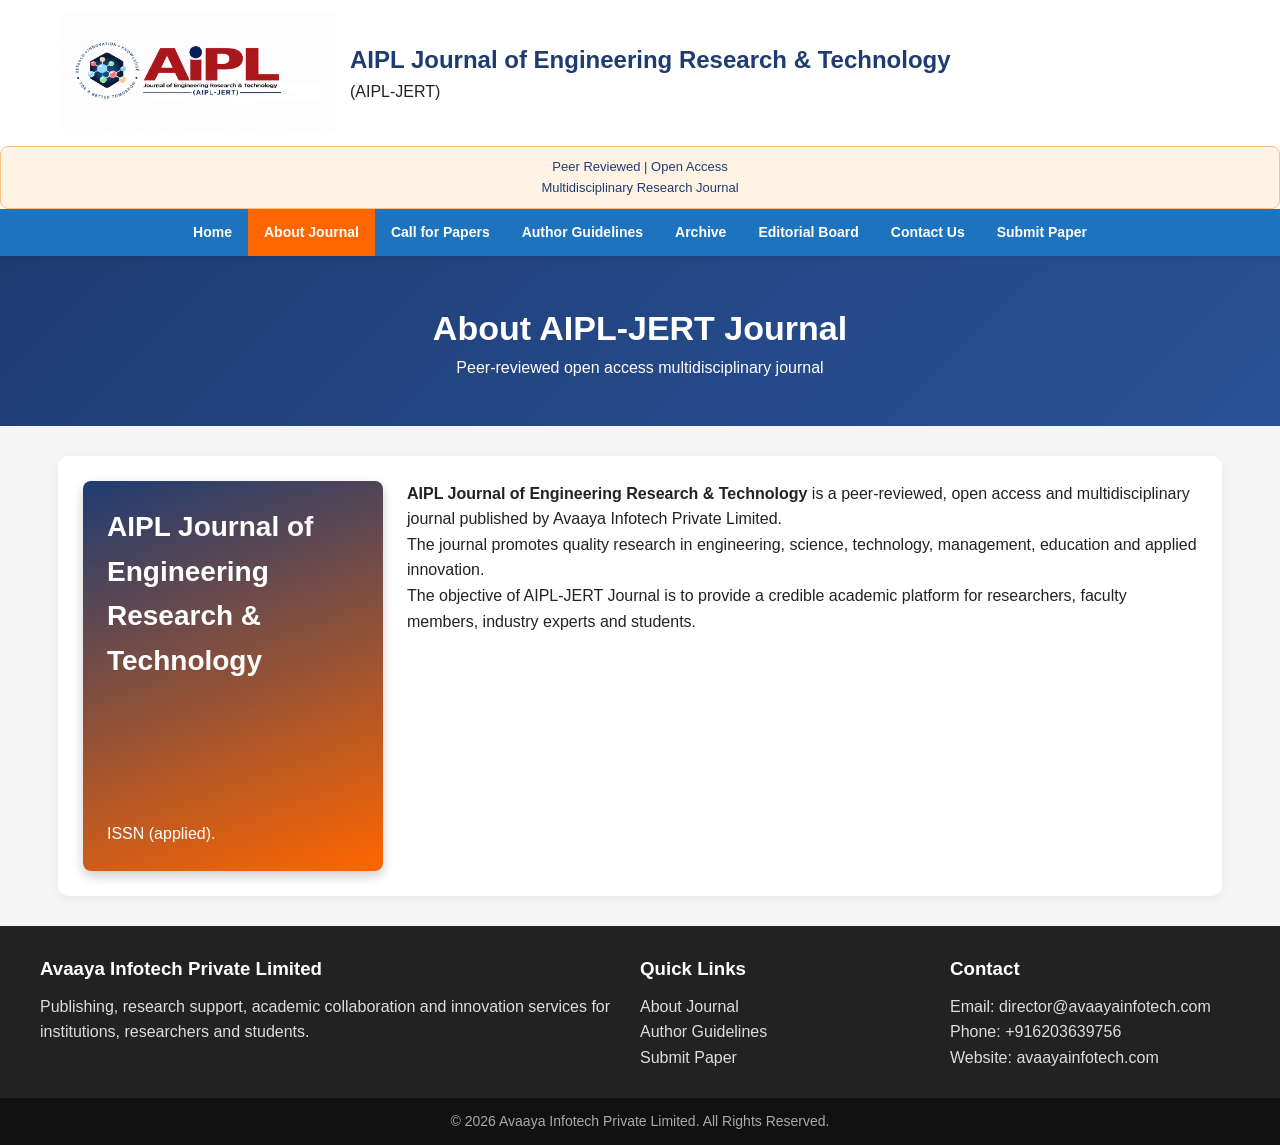
<file: AIPLjournal/about.html>
<!DOCTYPE html>
<html lang="en">
<head>
<meta charset="UTF-8">
<meta name="viewport" content="width=device-width, initial-scale=1.0">
<title>Submit Paper | AIPL Journal</title>
<link rel="stylesheet" href="style.css">
<header>
  <div class="head">
    <div class="logo">
      <img src="logo.png" alt="AIPL Logo" class="site-logo">
      <div>
        <h1>AIPL Journal of Engineering Research & Technology</h1><span>(AIPL-JERT)</span></div>
      </div>
  </div>
    </div>
    <div class="index-badge">Peer Reviewed | Open Access<br>Multidisciplinary Research Journal</div>
  </div>
  <nav><ul><li><a class="" href="index.html">Home</a></li>
<li><a class="active" href="about.html">About Journal</a></li>
<li><a class="" href="call-for-papers.html">Call for Papers</a></li>
<li><a class="" href="author-guidelines.html">Author Guidelines</a></li>
<li><a class="" href="archive.html">Archive</a></li>
<li><a class="" href="editorial-board.html">Editorial Board</a></li>
<li><a class="" href="contact.html">Contact Us</a></li>
<li><a class="" href="submit-paper.html">Submit Paper</a></li></ul></nav>
</header>

<section class="page-title"><h2>About AIPL-JERT Journal</h2><p>Peer-reviewed open access multidisciplinary journal</p></section>
<section class="container">
  <div class="about">
    <div class="cover"><div></small><h2>AIPL Journal of Engineering Research & Technology</h2></div><p>ISSN (applied).</p></div>
    <div>
      <p><strong>AIPL Journal of Engineering Research & Technology</strong> is a peer-reviewed, open access and multidisciplinary journal published by Avaaya Infotech Private Limited.</p>
      <p>The journal promotes quality research in engineering, science, technology, management, education and applied innovation.</p>
      <p>The objective of AIPL-JERT Journal is to provide a credible academic platform for researchers, faculty members, industry experts and students.</p>
    </div>
  </div>
</section>

<footer class="footer">
  <div class="footer-grid">
    <div><h3>Avaaya Infotech Private Limited</h3><p>Publishing, research support, academic collaboration and innovation services for institutions, researchers and students.</p></div>
    <div><h3>Quick Links</h3><p><a href="about.html">About Journal</a></p><p><a href="author-guidelines.html">Author Guidelines</a></p><p><a href="submit-paper.html">Submit Paper</a></p></div>
    <div><h3>Contact</h3><p>Email: director@avaayainfotech.com</p><p>Phone: +916203639756</p><p>Website: avaayainfotech.com</p></div>
  </div>
</footer>
<div class="copyright">© 2026 Avaaya Infotech Private Limited. All Rights Reserved.</div>
</body>
</html>
</file>
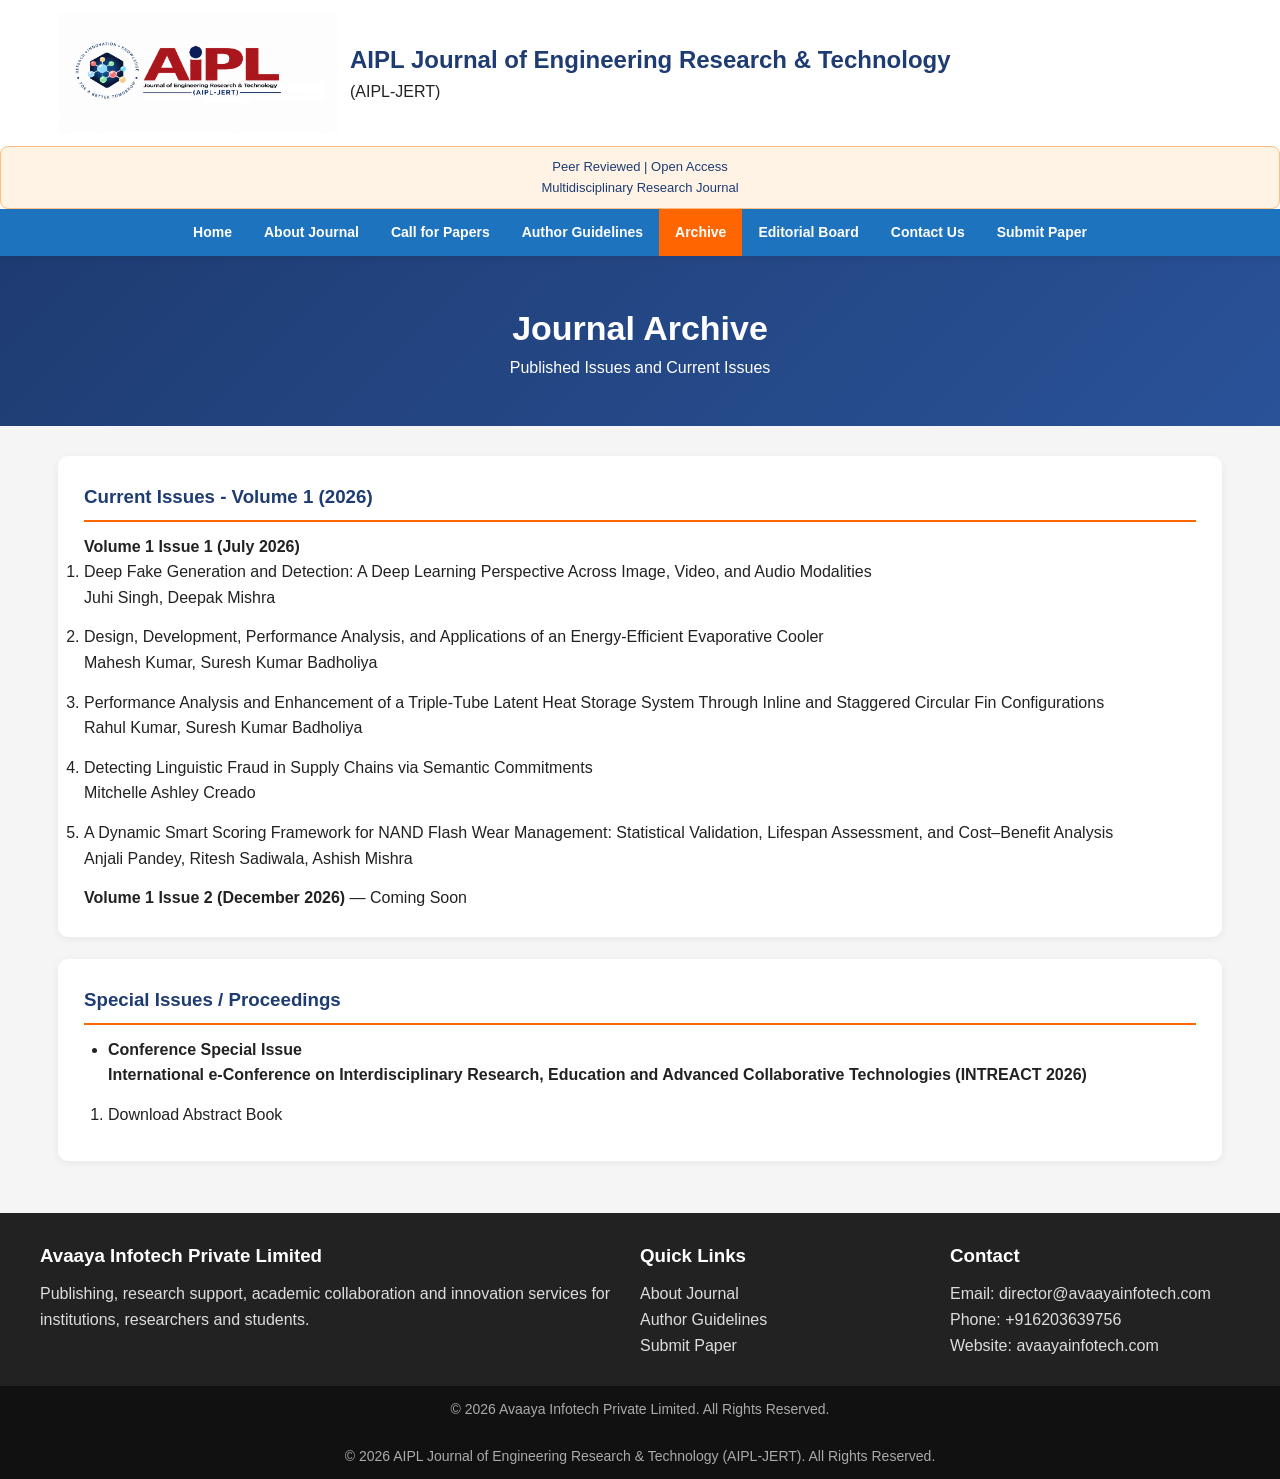
<file: AIPLjournal/archive.html>
<!DOCTYPE html>
<html lang="en">
<head>
<meta charset="UTF-8">
<meta name="viewport" content="width=device-width, initial-scale=1.0">
<title>Submit Paper | AIPL Journal</title>
<link rel="stylesheet" href="style.css">
<header>
  <div class="head">
    <div class="logo">
      <img src="logo.png" alt="AIPL Logo" class="site-logo">
      <div>
        <h1>AIPL Journal of Engineering Research & Technology</h1><span>(AIPL-JERT)</span></div>
      </div>
       </div>
    <div class="index-badge">Peer Reviewed | Open Access<br>Multidisciplinary Research Journal</div>
  </div>
    </div>


    <!-- NAVIGATION -->
    <nav>

      <ul>

        <li>
          <a href="index.html">
            Home
          </a>
        </li>

        <li>
          <a href="about.html">
            About Journal
          </a>
        </li>

        <li>
          <a href="call-for-papers.html">
            Call for Papers
          </a>
        </li>

        <li>
          <a href="author-guidelines.html">
            Author Guidelines
          </a>
        </li>

        <li>
          <a class="active" href="archive.html">
            Archive
          </a>
        </li>

        <li>
          <a href="editorial-board.html">
            Editorial Board
          </a>
        </li>

        <li>
          <a href="contact.html">
            Contact Us
          </a>
        </li>

        <li>
          <a href="submit-paper.html">
            Submit Paper
          </a>
        </li>

      </ul>

    </nav>

  </header>


  <!-- PAGE TITLE -->
  <section class="page-title">

    <h2>
      Journal Archive
    </h2>

    <p>
      Published Issues and Current Issues
    </p>

  </section>


  <!-- MAIN CONTENT -->
  <section class="container">


    <!-- CURRENT ISSUES -->
<div class="content-box">

  <h3>Current Issues - Volume 1 (2026)</h3>

  <!-- JULY 2026 ISSUE -->
  <h4>Volume 1 Issue 1 (July 2026)</h4>

  <ol class="paper-list">

    <!-- PAPER 1 -->
    <li>
      <a href="https://drive.google.com/file/d/1KW-zM7_IcAl2b7nibcELzO7xCAOvhZ4i/view?usp=sharing"
         target="_blank"
         rel="noopener noreferrer">
        Deep Fake Generation and Detection: A Deep Learning Perspective Across Image, Video, and Audio Modalities
      </a>
      <p>Juhi Singh, Deepak Mishra</p>
    </li>


    <!-- PAPER 2 -->
    <li>
      <a href="https://drive.google.com/file/d/1t4P7xH8OZvn01iwrqF4qR78Pmk6WW6Ln/view?usp=sharing"
         target="_blank"
         rel="noopener noreferrer">
       Design, Development, Performance Analysis, and Applications of an Energy-Efficient Evaporative Cooler
      </a>
      <p>Mahesh Kumar, Suresh Kumar Badholiya</p>
    </li>


    <!-- PAPER 3 -->
    <li>
      <a href="https://drive.google.com/file/d/1-DeKbDW_6lCbY5pnpTTIxJ2duwanmvDF/view?usp=sharing"
         target="_blank"
         rel="noopener noreferrer">
        Performance Analysis and Enhancement of a Triple-Tube Latent Heat Storage System Through Inline and Staggered Circular Fin Configurations
      </a>
      <p>Rahul Kumar, Suresh Kumar Badholiya </p>
    </li>
       <!-- PAPER 4 -->
    <li>
      <a href="https://drive.google.com/file/d/1Q7aioCO-rVj1FfOfv6wWeUbLTy2mlCLL/view?usp=sharing"
         target="_blank"
         rel="noopener noreferrer">
        Detecting Linguistic Fraud in Supply Chains via Semantic Commitments
      </a>
      <p>Mitchelle Ashley Creado</p>
    </li>
       <!-- PAPER 5 -->
    <li>
      <a href="https://drive.google.com/file/d/1qzWgiUBxqepZSS9LydTFmbjy2Y8dVpXo/view?usp=sharing"
         target="_blank"
         rel="noopener noreferrer">
       A Dynamic Smart Scoring Framework for NAND Flash Wear Management: Statistical Validation, Lifespan Assessment, and Cost–Benefit Analysis
      </a>
      <p>Anjali Pandey, Ritesh Sadiwala, Ashish Mishra</p>
    </li>

  </ol>

          <strong>
            Volume 1 Issue 2 (December 2026)
          </strong>

          — Coming Soon

        </li>

      </ul>

    </div>



    <!-- SPECIAL ISSUES -->
    <div class="content-box">

      <h3>
        Special Issues / Proceedings
      </h3>

      <ul>

       <li>
  <strong>Conference Special Issue</strong>

  <p>
    <strong>
      International e-Conference on Interdisciplinary Research, Education and
      Advanced Collaborative Technologies (INTREACT 2026)
    </strong>
  </p>

  <ol class="paper-list">
    <li>
      <a
        href="https://drive.google.com/file/d/1feOXFz_19ZYaSRDlltuogWUw4e6h7sJ2/view?usp=sharing"
        target="_blank"
      >
        Download Abstract Book
    </li>
  </ol>
</li>


      </ul>

    </div>


  </section>


  <!-- FOOTER -->
  <footer class="footer">
  <div class="footer-grid">
    <div><h3>Avaaya Infotech Private Limited</h3><p>Publishing, research support, academic collaboration and innovation services for institutions, researchers and students.</p></div>
    <div><h3>Quick Links</h3><p><a href="about.html">About Journal</a></p><p><a href="author-guidelines.html">Author Guidelines</a></p><p><a href="submit-paper.html">Submit Paper</a></p></div>
    <div><h3>Contact</h3><p>Email: director@avaayainfotech.com</p><p>Phone: +916203639756</p><p>Website: avaayainfotech.com</p></div>
  </div>
</footer>
<div class="copyright">© 2026 Avaaya Infotech Private Limited. All Rights Reserved.</div>

  </footer>


  <!-- COPYRIGHT -->
  <div class="copyright">

    © 2026 AIPL Journal of Engineering Research & Technology
    (AIPL-JERT). All Rights Reserved.

  </div>


</body>
</html>
</file>
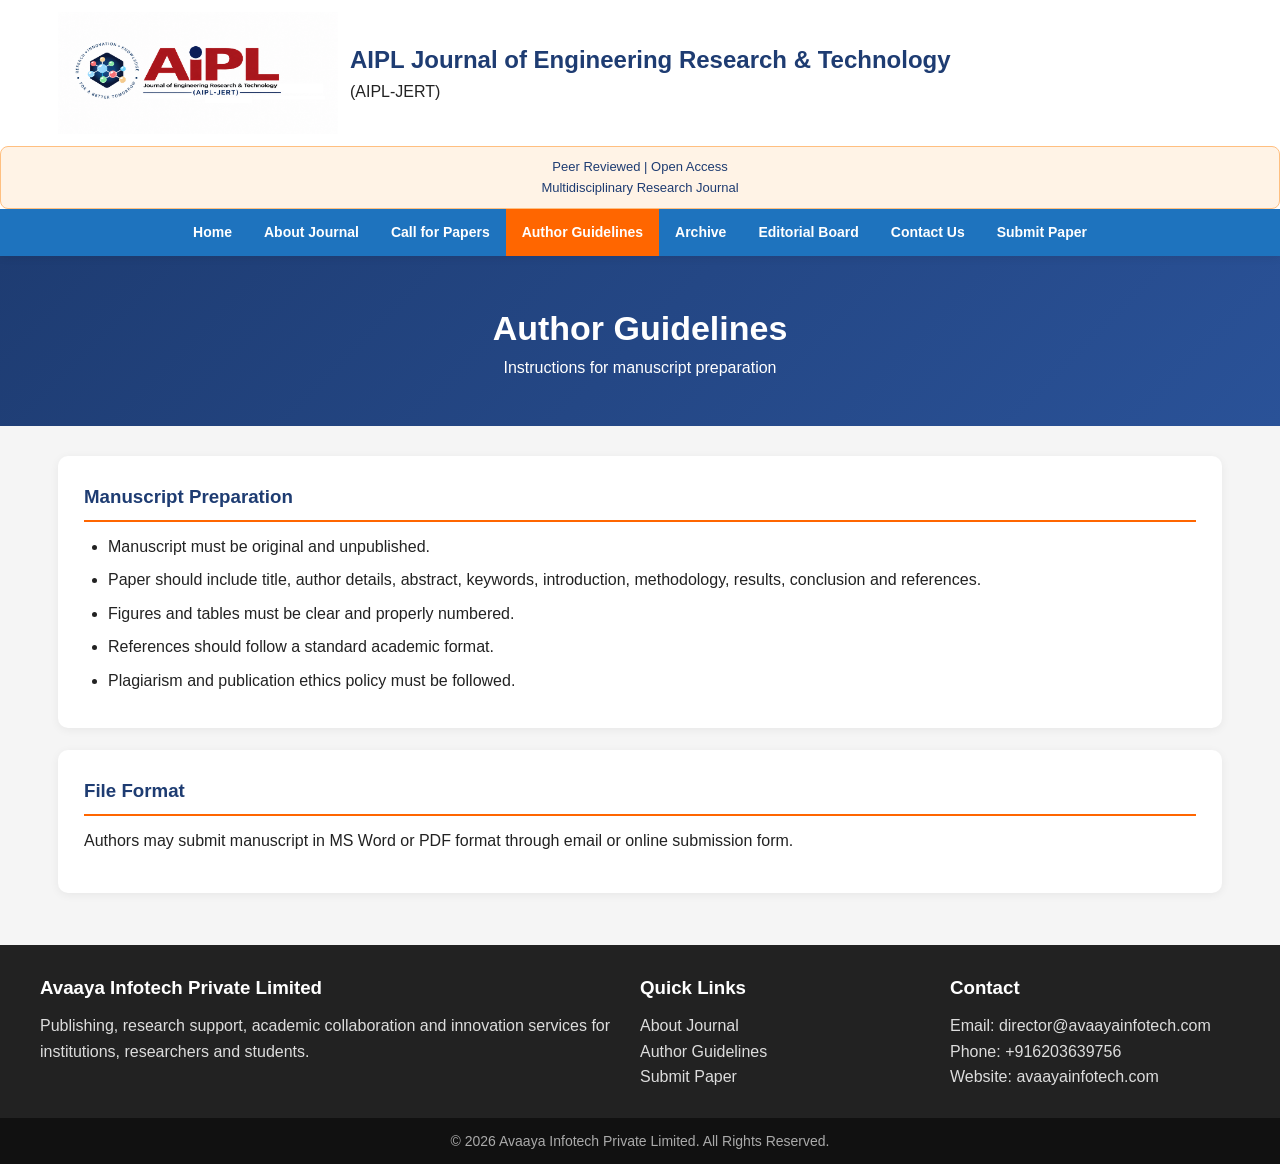
<file: AIPLjournal/author-guidelines.html>
<!DOCTYPE html>
<html lang="en">
<head>
<meta charset="UTF-8">
<meta name="viewport" content="width=device-width, initial-scale=1.0">
<title>Author Guidelines | AIPL Journal</title>
<link rel="stylesheet" href="style.css">
<header>
  <div class="head">
    <div class="logo">
      <img src="logo.png" alt="AIPL Logo" class="site-logo">
       <div>
        <h1>AIPL Journal of Engineering Research & Technology</h1><span>(AIPL-JERT)</span></div>
      </div>
    </div>
        </div>
    <div class="index-badge">Peer Reviewed | Open Access<br>Multidisciplinary Research Journal</div>
  </div>
  <nav><ul><li><a class="" href="index.html">Home</a></li>
<li><a class="" href="about.html">About Journal</a></li>
<li><a class="" href="call-for-papers.html">Call for Papers</a></li>
<li><a class="active" href="author-guidelines.html">Author Guidelines</a></li>
<li><a class="" href="archive.html">Archive</a></li>
<li><a class="" href="editorial-board.html">Editorial Board</a></li>
<li><a class="" href="contact.html">Contact Us</a></li>
<li><a class="" href="submit-paper.html">Submit Paper</a></li></ul></nav>
</header>

<section class="page-title"><h2>Author Guidelines</h2><p>Instructions for manuscript preparation</p></section>
<section class="container">
  <div class="content-box">
    <h3>Manuscript Preparation</h3>
    <ul>
      <li>Manuscript must be original and unpublished.</li>
      <li>Paper should include title, author details, abstract, keywords, introduction, methodology, results, conclusion and references.</li>
      <li>Figures and tables must be clear and properly numbered.</li>
      <li>References should follow a standard academic format.</li>
      <li>Plagiarism and publication ethics policy must be followed.</li>
    </ul>
  </div>
  <div class="content-box">
    <h3>File Format</h3>
    <p>Authors may submit manuscript in MS Word or PDF format through email or online submission form.</p>
  </div>
</section>

<footer class="footer">
  <div class="footer-grid">
    <div><h3>Avaaya Infotech Private Limited</h3><p>Publishing, research support, academic collaboration and innovation services for institutions, researchers and students.</p></div>
    <div><h3>Quick Links</h3><p><a href="about.html">About Journal</a></p><p><a href="author-guidelines.html">Author Guidelines</a></p><p><a href="submit-paper.html">Submit Paper</a></p></div>
    <div><h3>Contact</h3><p>Email: director@avaayainfotech.com</p><p>Phone: +916203639756</p><p>Website: avaayainfotech.com</p></div>
  </div>
</footer>
<div class="copyright">© 2026 Avaaya Infotech Private Limited. All Rights Reserved.</div>
</body>
</html>
</file>
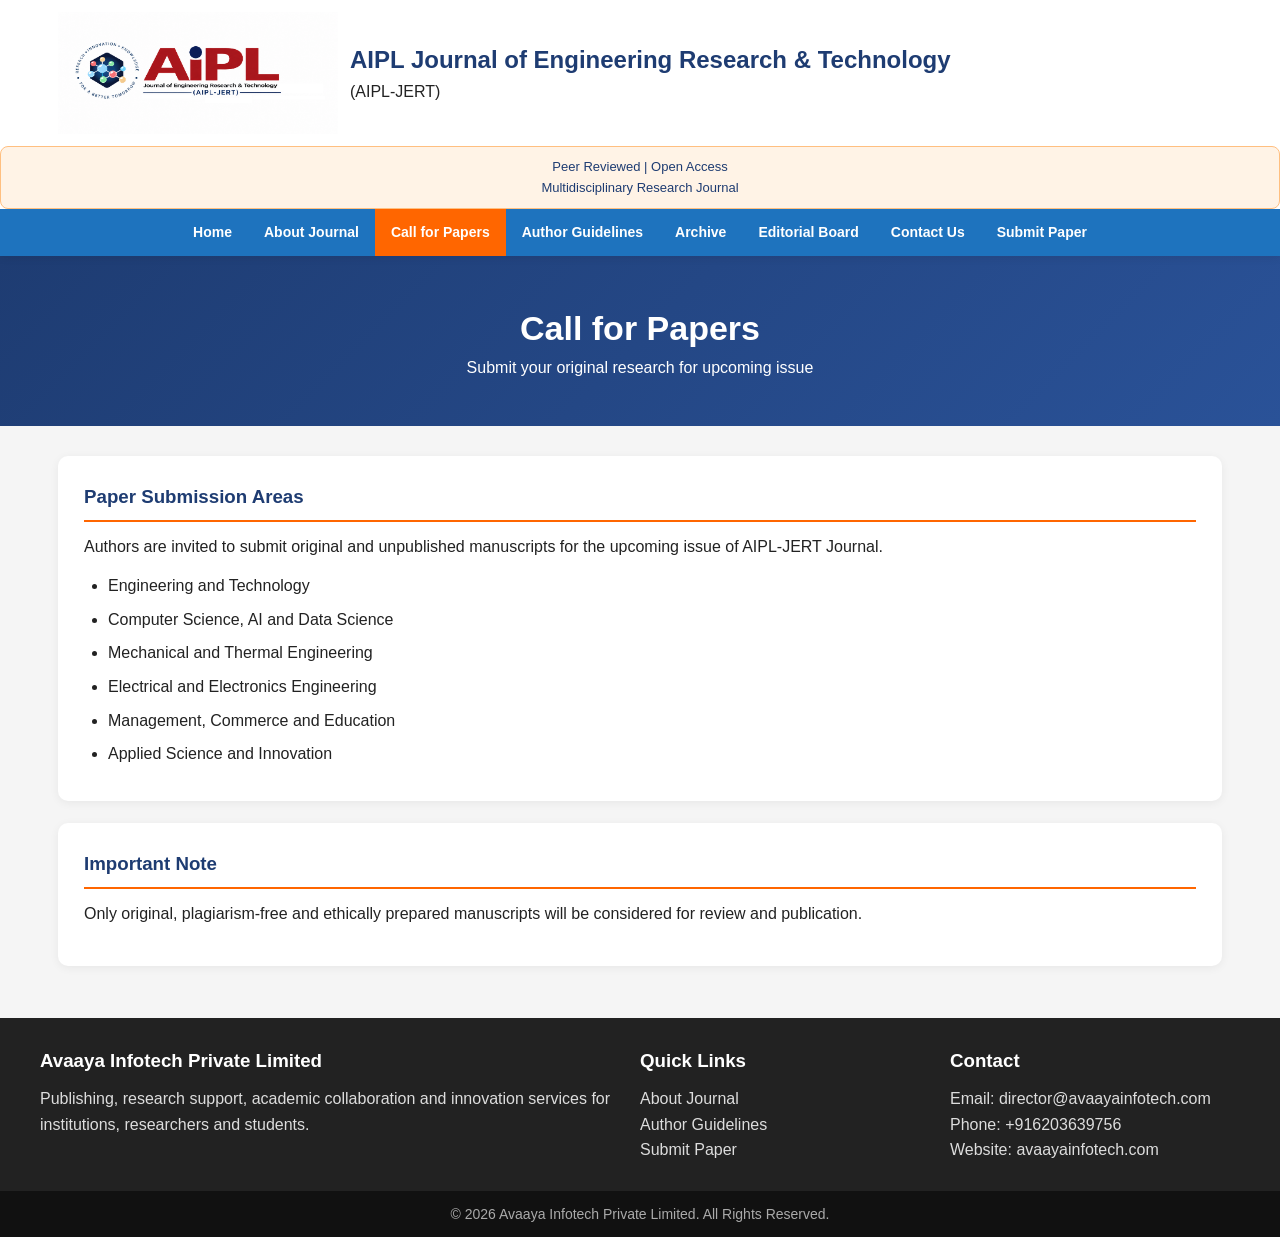
<file: AIPLjournal/call-for-papers.html>
<!DOCTYPE html>
<html lang="en">
<head>
<meta charset="UTF-8">
<meta name="viewport" content="width=device-width, initial-scale=1.0">
<title>Author Guidelines | AIPL Journal</title>
<link rel="stylesheet" href="style.css">
<header>
  <div class="head">
    <div class="logo">
     <img src="logo.png" alt="AIPL Logo" class="site-logo">
       <div>
        <h1>AIPL Journal of Engineering Research & Technology</h1><span>(AIPL-JERT)</span></div>
      </div>
    </div>
        </div>
    <div class="index-badge">Peer Reviewed | Open Access<br>Multidisciplinary Research Journal</div>
  </div>
  <nav><ul><li><a class="" href="index.html">Home</a></li>
<li><a class="" href="about.html">About Journal</a></li>
<li><a class="active" href="call-for-papers.html">Call for Papers</a></li>
<li><a class="" href="author-guidelines.html">Author Guidelines</a></li>
<li><a class="" href="archive.html">Archive</a></li>
<li><a class="" href="editorial-board.html">Editorial Board</a></li>
<li><a class="" href="contact.html">Contact Us</a></li>
<li><a class="" href="submit-paper.html">Submit Paper</a></li></ul></nav>
</header>

<section class="page-title"><h2>Call for Papers</h2><p>Submit your original research for upcoming issue</p></section>
<section class="container">
  <div class="content-box">
    <h3>Paper Submission Areas</h3>
    <p>Authors are invited to submit original and unpublished manuscripts for the upcoming issue of AIPL-JERT Journal.</p>
    <ul>
      <li>Engineering and Technology</li>
      <li>Computer Science, AI and Data Science</li>
      <li>Mechanical and Thermal Engineering</li>
      <li>Electrical and Electronics Engineering</li>
      <li>Management, Commerce and Education</li>
      <li>Applied Science and Innovation</li>
    </ul>
  </div>
  <div class="content-box">
    <h3>Important Note</h3>
    <p>Only original, plagiarism-free and ethically prepared manuscripts will be considered for review and publication.</p>
  </div>
</section>

<footer class="footer">
  <div class="footer-grid">
    <div><h3>Avaaya Infotech Private Limited</h3><p>Publishing, research support, academic collaboration and innovation services for institutions, researchers and students.</p></div>
    <div><h3>Quick Links</h3><p><a href="about.html">About Journal</a></p><p><a href="author-guidelines.html">Author Guidelines</a></p><p><a href="submit-paper.html">Submit Paper</a></p></div>
    <div><h3>Contact</h3><p>Email: director@avaayainfotech.com</p><p>Phone: +916203639756</p><p>Website: avaayainfotech.com</p></div>
  </div>
</footer>
<div class="copyright">© 2026 Avaaya Infotech Private Limited. All Rights Reserved.</div>
</body>
</html>
</file>
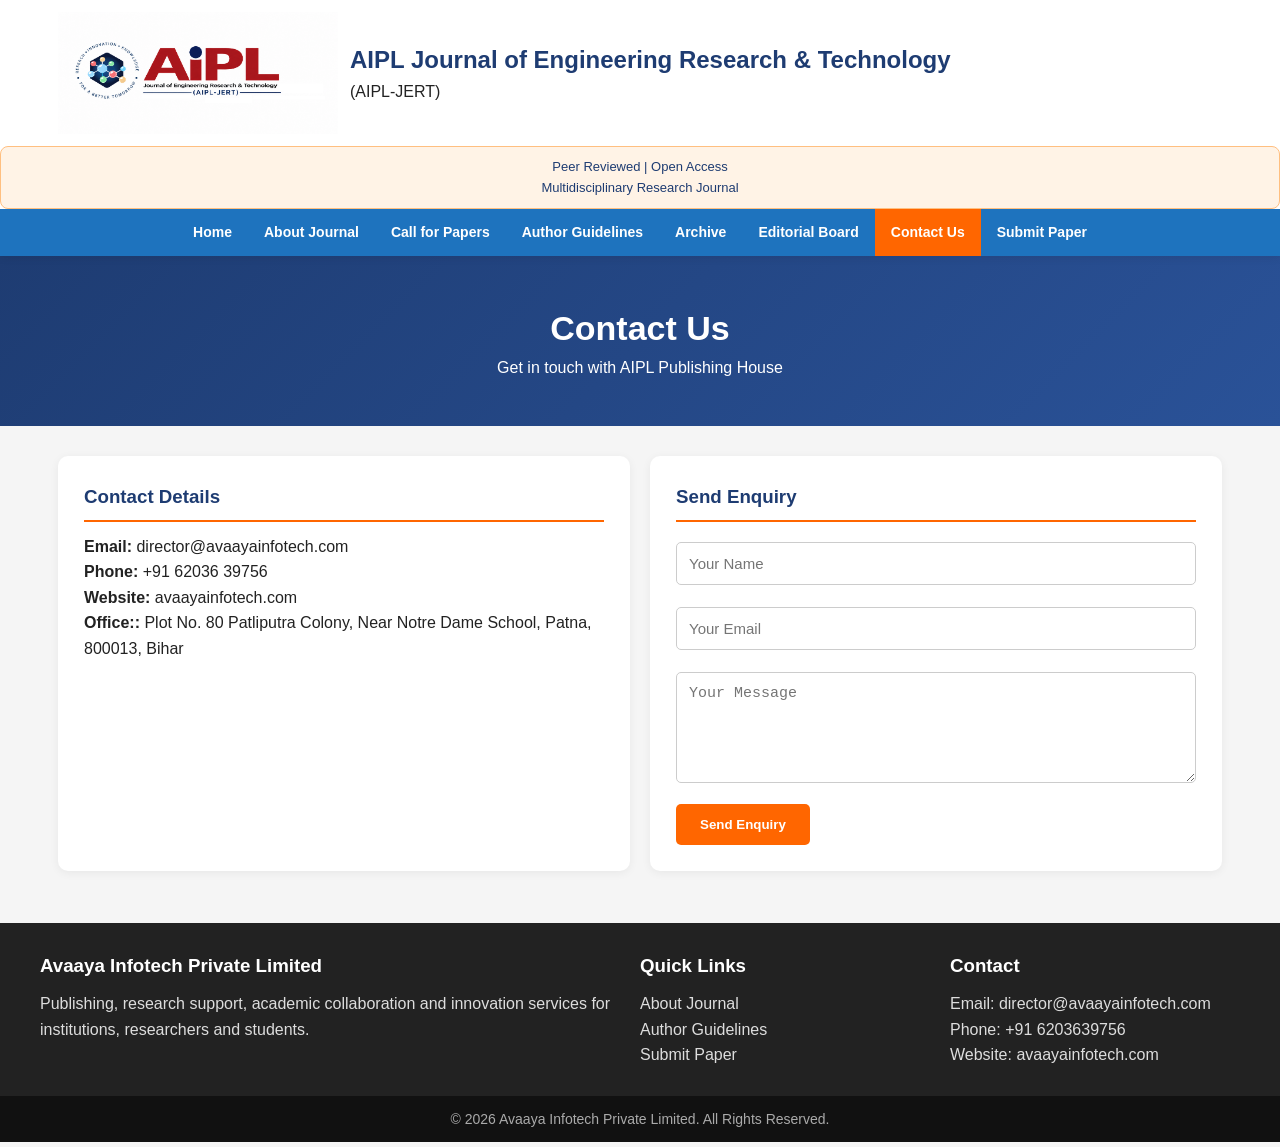
<file: AIPLjournal/contact.html>
<!DOCTYPE html>
<html lang="en">
<head>
<meta charset="UTF-8">
<meta name="viewport" content="width=device-width, initial-scale=1.0">
<title>Contact Us | AIPL Journal</title>
<link rel="stylesheet" href="style.css">
<header>
  <div class="head">
    <div class="logo">
     <img src="logo.png" alt="AIPL Logo" class="site-logo">
      <div>
        <h1>AIPL Journal of Engineering Research & Technology</h1><span>(AIPL-JERT)</span></div>
      </div>
      </div>
    <div class="index-badge">Peer Reviewed | Open Access<br>Multidisciplinary Research Journal</div>
  </div>
  <nav><ul><li><a class="" href="index.html">Home</a></li>
<li><a class="" href="about.html">About Journal</a></li>
<li><a class="" href="call-for-papers.html">Call for Papers</a></li>
<li><a class="" href="author-guidelines.html">Author Guidelines</a></li>
<li><a class="" href="archive.html">Archive</a></li>
<li><a class="" href="editorial-board.html">Editorial Board</a></li>
<li><a class="active" href="contact.html">Contact Us</a></li>
<li><a class="" href="submit-paper.html">Submit Paper</a></li></ul></nav>
</header>

<section class="page-title"><h2>Contact Us</h2><p>Get in touch with AIPL Publishing House</p></section>
<section class="container two-col">
  <div class="box">
    <h3>Contact Details</h3>
    <p><strong>Email:</strong> director@avaayainfotech.com</p>
    <p><strong>Phone:</strong> +91 62036 39756</p>
    <p><strong>Website:</strong> avaayainfotech.com</p>
    <p><strong>Office::</strong> Plot No. 80 Patliputra Colony, Near Notre Dame School, Patna, 800013, Bihar</p>
  </div>
  <div class="box">
    <h3>Send Enquiry</h3>
    <form class="form" action="mailto:director@avaayainfotech.com" method="post" enctype="text/plain">
      <input type="text" name="name" placeholder="Your Name">
      <input type="email" name="email" placeholder="Your Email">
      <textarea name="message" rows="5" placeholder="Your Message"></textarea>
      <button type="submit">Send Enquiry</button>
    </form>
  </div>
</section>

<footer class="footer">
  <div class="footer-grid">
    <div><h3>Avaaya Infotech Private Limited</h3><p>Publishing, research support, academic collaboration and innovation services for institutions, researchers and students.</p></div>
    <div><h3>Quick Links</h3><p><a href="about.html">About Journal</a></p><p><a href="author-guidelines.html">Author Guidelines</a></p><p><a href="submit-paper.html">Submit Paper</a></p></div>
    <div><h3>Contact</h3><p>Email: director@avaayainfotech.com</p><p>Phone: +91 6203639756</p><p>Website: avaayainfotech.com</p></div>
  </div>
</footer>
<div class="copyright">© 2026 Avaaya Infotech Private Limited. All Rights Reserved.</div>
</body>
</html>
</file>
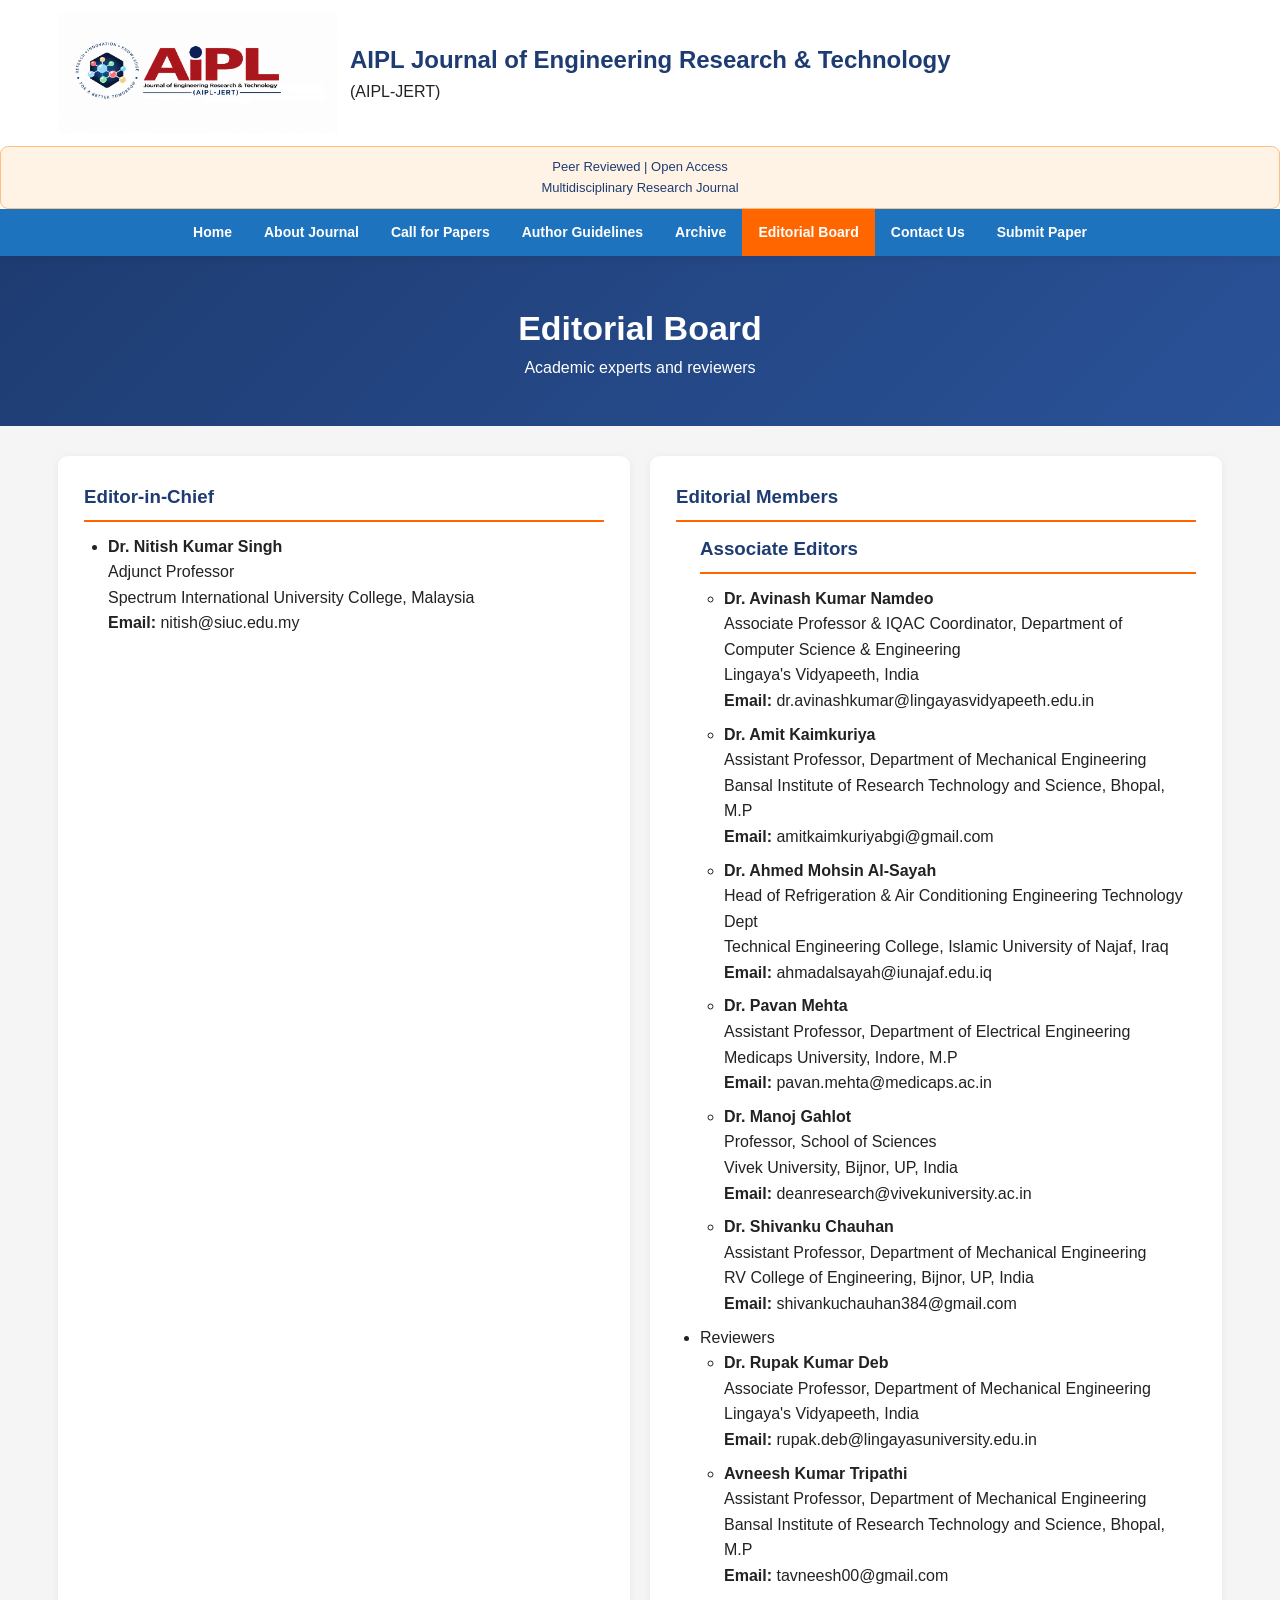
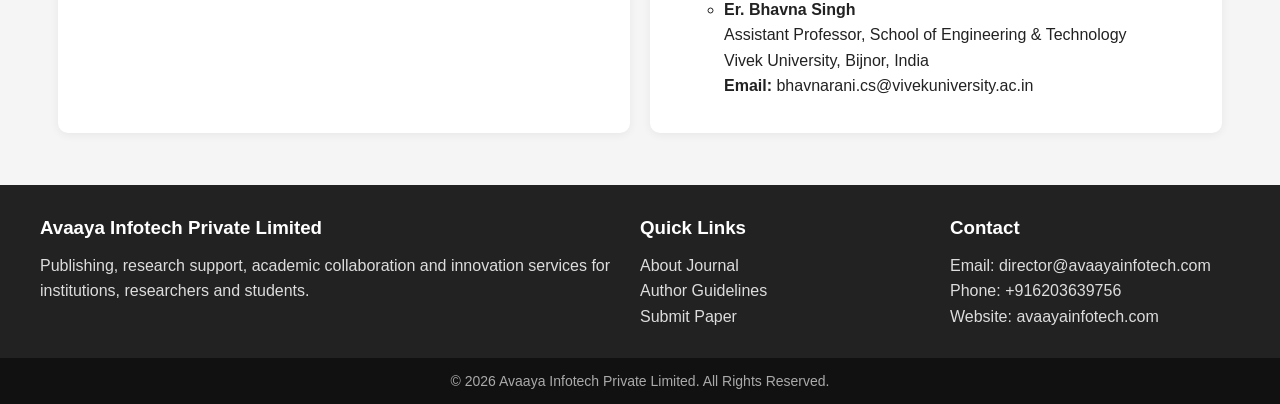
<file: AIPLjournal/editorial-board.html>
<!DOCTYPE html>
<html lang="en">
<head>
<meta charset="UTF-8">
<meta name="viewport" content="width=device-width, initial-scale=1.0">
<title>Editorial Board | AIPL Journal</title>
<link rel="stylesheet" href="style.css">
<header>
  <div class="head">
    <div class="logo">
     <img src="logo.png" alt="AIPL Logo" class="site-logo">
      <div>
        <h1>AIPL Journal of Engineering Research & Technology</h1><span>(AIPL-JERT)</span></div>
      </div>
    </div>
    <div class="index-badge">Peer Reviewed | Open Access<br>Multidisciplinary Research Journal</div>
  </div>
  <nav><ul><li><a class="" href="index.html">Home</a></li>
<li><a class="" href="about.html">About Journal</a></li>
<li><a class="" href="call-for-papers.html">Call for Papers</a></li>
<li><a class="" href="author-guidelines.html">Author Guidelines</a></li>
<li><a class="" href="archive.html">Archive</a></li>
<li><a class="active" href="editorial-board.html">Editorial Board</a></li>
<li><a class="" href="contact.html">Contact Us</a></li>
<li><a class="" href="submit-paper.html">Submit Paper</a></li></ul></nav>
</header>

<section class="page-title"><h2>Editorial Board</h2><p>Academic experts and reviewers</p></section>
<section class="container two-col">
  <div class="box">
    <h3>Editor-in-Chief</h3>
<ul>
    <li>
        <strong>Dr. Nitish Kumar Singh</strong><br>
        Adjunct Professor<br>
        Spectrum International University College, Malaysia<br>
        <strong>Email:</strong> nitish@siuc.edu.my
    </li>
</ul>
  </div>
  <div class="box">
    <h3>Editorial Members</h3>
    <ul>
     <h3>Associate Editors</h3>

<ul>
    <li>
        <strong>Dr. Avinash Kumar Namdeo</strong><br>
        Associate Professor &amp; IQAC Coordinator, Department of Computer Science &amp; Engineering<br>
        Lingaya's Vidyapeeth, India<br>
        <strong>Email:</strong> dr.avinashkumar@lingayasvidyapeeth.edu.in
    </li>

    <li>
        <strong>Dr. Amit Kaimkuriya</strong><br>
        Assistant Professor, Department of Mechanical Engineering<br>
        Bansal Institute of Research Technology and Science, Bhopal, M.P<br>
        <strong>Email:</strong> amitkaimkuriyabgi@gmail.com
    </li>
  <li>
        <strong>Dr. Ahmed Mohsin Al-Sayah</strong><br>
        Head of Refrigeration & Air Conditioning Engineering Technology Dept<br>
        Technical Engineering College, Islamic University of Najaf, Iraq<br>
        <strong>Email:</strong> ahmadalsayah@iunajaf.edu.iq
    </li>
  <li>
        <strong>Dr. Pavan Mehta</strong><br>
        Assistant Professor, Department of Electrical Engineering<br>
        Medicaps University, Indore, M.P<br>
        <strong>Email:</strong> pavan.mehta@medicaps.ac.in
    </li>
  <li>
        <strong>Dr. Manoj Gahlot</strong><br>
        Professor, School of Sciences<br>
        Vivek University, Bijnor, UP, India<br>
        <strong>Email:</strong> deanresearch@vivekuniversity.ac.in
    </li>
  <li>
        <strong>Dr. Shivanku Chauhan</strong><br>
        Assistant Professor, Department of Mechanical Engineering<br>
        RV College of Engineering, Bijnor, UP, India<br>
        <strong>Email:</strong> shivankuchauhan384@gmail.com 
    </li>
</ul>
      <li>Reviewers 
        <ul>
    <li>
        <strong>Dr. Rupak Kumar Deb </strong><br>
        Associate Professor, Department of Mechanical Engineering<br>
        Lingaya's Vidyapeeth, India<br>
        <strong>Email:</strong> rupak.deb@lingayasuniversity.edu.in
    </li>
          <li>
        <strong>Avneesh Kumar Tripathi </strong><br>
        Assistant Professor, Department of Mechanical Engineering<br>
        Bansal Institute of Research Technology and Science, Bhopal, M.P<br>
        <strong>Email:</strong>  tavneesh00@gmail.com 
    </li>
           <li>
        <strong>Er. Bhavna Singh </strong><br>
        Assistant Professor, School of Engineering & Technology<br>
        Vivek University, Bijnor, India<br>
        <strong>Email:</strong> bhavnarani.cs@vivekuniversity.ac.in
    </li>
    </ul>
  </div>
</section>

<footer class="footer">
  <div class="footer-grid">
    <div><h3>Avaaya Infotech Private Limited</h3><p>Publishing, research support, academic collaboration and innovation services for institutions, researchers and students.</p></div>
    <div><h3>Quick Links</h3><p><a href="about.html">About Journal</a></p><p><a href="author-guidelines.html">Author Guidelines</a></p><p><a href="submit-paper.html">Submit Paper</a></p></div>
    <div><h3>Contact</h3><p>Email: director@avaayainfotech.com</p><p>Phone: +916203639756</p><p>Website: avaayainfotech.com</p></div>
  </div>
</footer>
<div class="copyright">© 2026 Avaaya Infotech Private Limited. All Rights Reserved.</div>
</body>
</html>
</file>
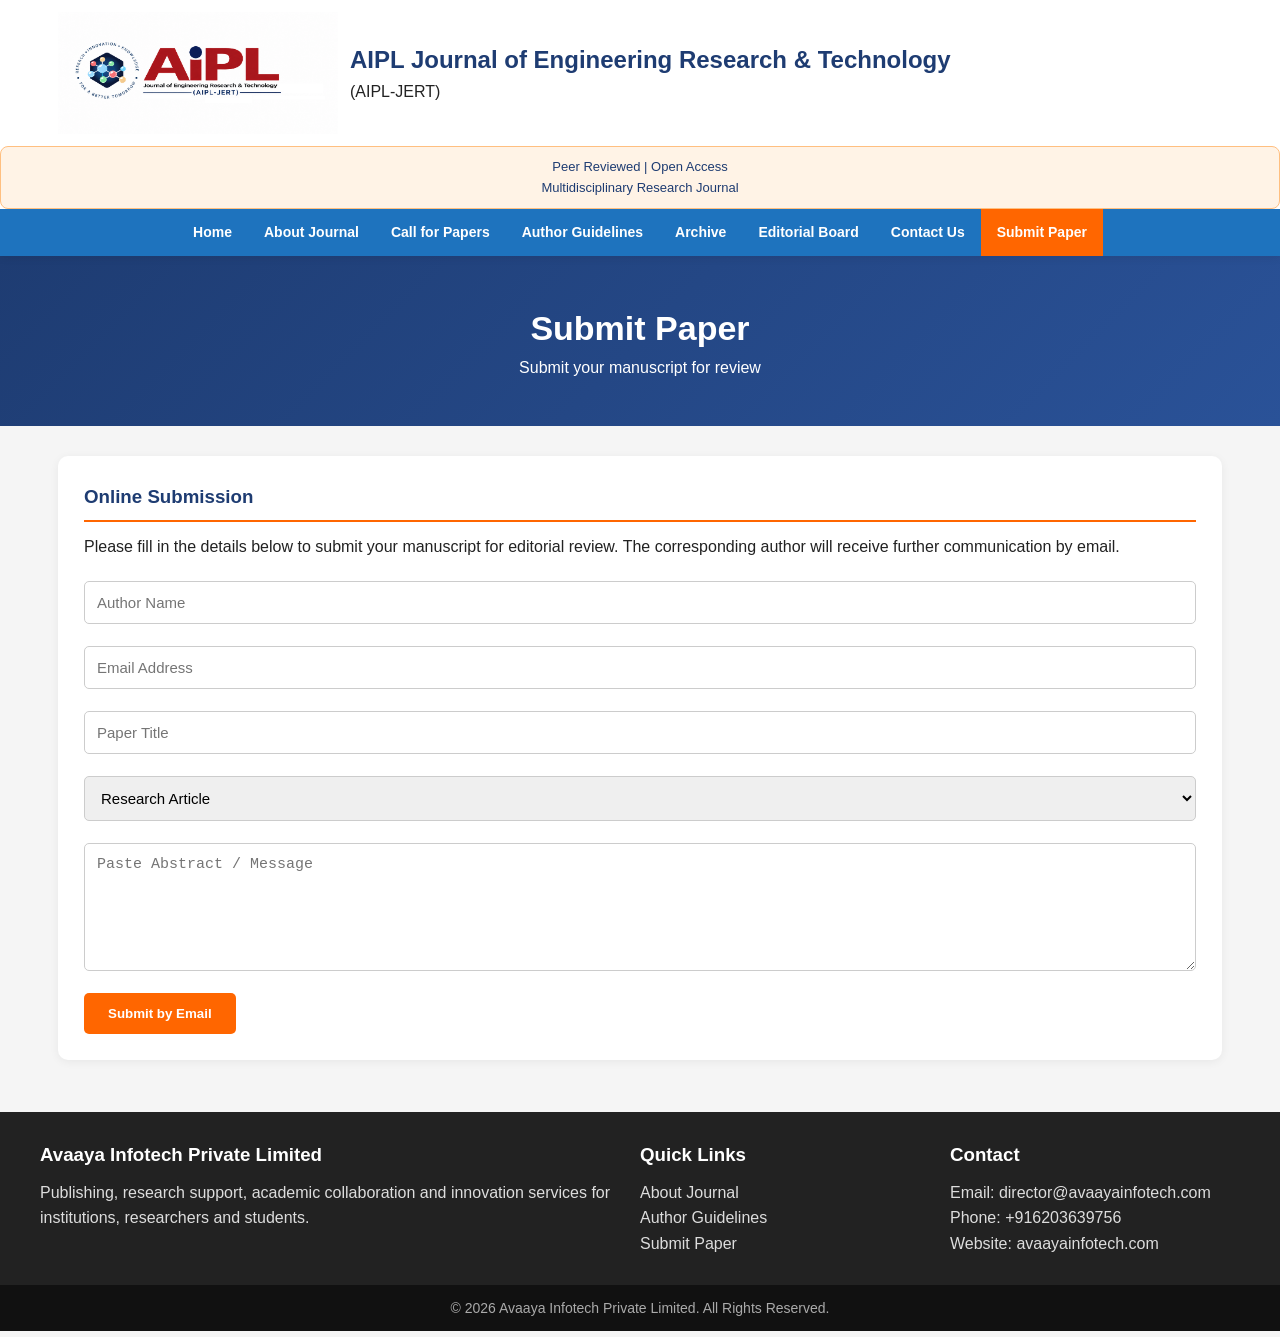
<file: AIPLjournal/submit-paper.html>
<!DOCTYPE html>
<html lang="en">
<head>
<meta charset="UTF-8">
<meta name="viewport" content="width=device-width, initial-scale=1.0">
<title>Submit Paper | AIPL Journal</title>
<link rel="stylesheet" href="style.css">
<header>
  <div class="head">
    <div class="logo">
      <img src="logo.png" alt="AIPL Logo" class="site-logo">
      <div>
        <h1>AIPL Journal of Engineering Research & Technology</h1><span>(AIPL-JERT)</span></div>
      </div>
       </div>
    <div class="index-badge">Peer Reviewed | Open Access<br>Multidisciplinary Research Journal</div>
  </div>
  <nav><ul><li><a class="" href="index.html">Home</a></li>
<li><a class="" href="about.html">About Journal</a></li>
<li><a class="" href="call-for-papers.html">Call for Papers</a></li>
<li><a class="" href="author-guidelines.html">Author Guidelines</a></li>
<li><a class="" href="archive.html">Archive</a></li>
<li><a class="" href="editorial-board.html">Editorial Board</a></li>
<li><a class="" href="contact.html">Contact Us</a></li>
<li><a class="active" href="submit-paper.html">Submit Paper</a></li></ul></nav>
</header>

<section class="page-title"><h2>Submit Paper</h2><p>Submit your manuscript for review</p></section>
<section class="container">
  <div class="content-box">
    <h3>Online Submission</h3>
    <p>Please fill in the details below to submit your manuscript for editorial review. The corresponding author will receive further communication by email.</p>
    <form class="form" action="mailto:director@avaayainfotech.com" method="post" enctype="text/plain">
      <input type="text" name="author_name" placeholder="Author Name">
      <input type="email" name="email" placeholder="Email Address">
      <input type="text" name="paper_title" placeholder="Paper Title">
      <select name="paper_type">
        <option>Research Article</option>
        <option>Review Article</option>
        <option>Case Study</option>
        <option>Conference Paper</option>
      </select>
      <textarea name="abstract" rows="6" placeholder="Paste Abstract / Message"></textarea>
      <button type="submit">Submit by Email</button>
    </form>
  </div>
</section>

<footer class="footer">
  <div class="footer-grid">
    <div><h3>Avaaya Infotech Private Limited</h3><p>Publishing, research support, academic collaboration and innovation services for institutions, researchers and students.</p></div>
    <div><h3>Quick Links</h3><p><a href="about.html">About Journal</a></p><p><a href="author-guidelines.html">Author Guidelines</a></p><p><a href="submit-paper.html">Submit Paper</a></p></div>
    <div><h3>Contact</h3><p>Email: director@avaayainfotech.com</p><p>Phone: +916203639756</p><p>Website: avaayainfotech.com</p></div>
  </div>
</footer>
<div class="copyright">© 2026 Avaaya Infotech Private Limited. All Rights Reserved.</div>
</body>
</html>
</file>
<file: AIPLjournal/style.css>
*{box-sizing:border-box;margin:0;padding:0}
body{font-family:Arial,Helvetica,sans-serif;background:#f5f5f5;color:#222;line-height:1.6}
a{text-decoration:none;color:inherit}
.topbar{background:#f7f7f7;text-align:center;padding:8px 10px;font-size:20px;font-weight:700}
.topbar span{color:#ff6600}
header{background:#fff;box-shadow:0 2px 8px rgba(0,0,0,.08);position:sticky;top:0;z-index:99}
.head{max-width:1200px;margin:auto;display:flex;align-items:center;justify-content:space-between;padding:12px 18px}
.logo{display:flex;align-items:center;gap:12px}
.logo-box{width:76px;height:76px;border-radius:50%;background:#1e3c72;color:#fff;display:flex;align-items:center;justify-content:center;font-weight:800;font-size:24px}
.logo h1{font-size:24px;color:#1e3c72}
.logo p{font-size:13px;color:#555}
.index-badge{background:#fff3e6;border:1px solid #ffbf80;color:#1e3c72;padding:10px 14px;border-radius:8px;text-align:center;font-size:13px}
nav{background:#1e73be}
nav ul{max-width:1200px;margin:auto;display:flex;justify-content:center;list-style:none;flex-wrap:wrap}
nav a{display:block;color:#fff;padding:12px 16px;font-weight:700;font-size:14px}
nav a:hover, nav a.active{background:#ff6600}
.hero{background:linear-gradient(135deg,#1e3c72,#2a5298);color:#fff;padding:55px 18px}
.hero-inner{max-width:1200px;margin:auto;display:grid;grid-template-columns:1.4fr .8fr;gap:25px;align-items:center}
.hero h2{font-size:38px;margin-bottom:12px}
.hero p{font-size:18px;margin-bottom:20px}
.btns{display:flex;gap:12px;flex-wrap:wrap}
.btn{padding:12px 20px;border-radius:5px;font-weight:700;display:inline-block}
.btn.orange{background:#ff6600;color:#fff}
.btn.white{background:#fff;color:#1e3c72}
.hero-card{background:#fff;color:#222;padding:22px;border-radius:12px;box-shadow:0 6px 20px rgba(0,0,0,.25)}
.hero-card h3{color:#ff6600;margin-bottom:10px}
.hero-card li{margin-left:18px;margin-bottom:7px}
.trust{background:#102c55;color:#fff;text-align:center;padding:10px;font-weight:700}
.trust span{color:#ffd700}
.container{max-width:1200px;margin:auto;padding:30px 18px}
.page-title{background:linear-gradient(135deg,#1e3c72,#2a5298);color:#fff;text-align:center;padding:45px 18px}
.page-title h2{font-size:34px}
.stats{display:grid;grid-template-columns:repeat(4,1fr);gap:16px;margin-top:-35px}
.stat{background:#fff;border:1px solid #ddd;border-radius:10px;text-align:center;padding:22px 12px;box-shadow:0 2px 10px rgba(0,0,0,.08)}
.stat .icon{font-size:32px}
.stat h3{color:#1e3c72;font-size:24px;margin:6px 0}
.section-title{text-align:center;margin:20px 0;color:#ff6600;font-size:30px}
.about{display:grid;grid-template-columns:300px 1fr;gap:24px;background:#fff;padding:25px;border-radius:10px;box-shadow:0 2px 10px rgba(0,0,0,.06)}
.cover{height:390px;border-radius:8px;background:linear-gradient(160deg,#1e3c72,#ff6600);color:#fff;padding:24px;display:flex;flex-direction:column;justify-content:space-between;box-shadow:0 5px 12px rgba(0,0,0,.2)}
.cover h2{font-size:28px}
.content-box,.box{background:#fff;padding:26px;border-radius:10px;box-shadow:0 2px 10px rgba(0,0,0,.06);margin-bottom:22px}
.content-box h3,.box h3{color:#1e3c72;margin-bottom:12px;border-bottom:2px solid #ff6600;padding-bottom:8px}
.content-box p{margin-bottom:14px;text-align:justify}
.content-box ul,.box ul{padding-left:24px}
.content-box li,.box li{margin-bottom:8px}
.features{display:grid;grid-template-columns:repeat(3,1fr);gap:18px}
.feature{background:#fff;text-align:center;padding:24px;border-radius:10px;border:1px solid #e4e4e4;box-shadow:0 2px 8px rgba(0,0,0,.05)}
.feature .circle{width:70px;height:70px;border-radius:50%;background:#fff3e6;margin:0 auto 12px;display:flex;align-items:center;justify-content:center;font-size:34px}
.feature h3{color:#1e3c72;margin-bottom:8px}
.two-col{display:grid;grid-template-columns:1fr 1fr;gap:20px}
.form input,.form textarea,.form select{width:100%;padding:12px;margin:8px 0 14px;border:1px solid #ccc;border-radius:5px;font-size:15px}
.form button{background:#ff6600;color:#fff;border:0;padding:13px 24px;border-radius:5px;font-weight:700;cursor:pointer}
.footer{background:#222;color:#ddd;padding:28px 18px}
.footer-grid{max-width:1200px;margin:auto;display:grid;grid-template-columns:2fr 1fr 1fr;gap:20px}
.footer h3{color:#fff;margin-bottom:10px}
.copyright{background:#111;color:#aaa;text-align:center;padding:12px;font-size:14px}
@media(max-width:800px){
.hero-inner,.about,.two-col,.footer-grid{grid-template-columns:1fr}
.stats,.features{grid-template-columns:repeat(2,1fr)}
.hero h2{font-size:30px}.index-badge{display:none}
}
@media(max-width:520px){
.stats,.features{grid-template-columns:1fr}
nav ul{display:block;text-align:center}
.logo h1{font-size:19px}.topbar{font-size:16px}
}
.stats {
  display: flex;
  justify-content: center;
  align-items: stretch;
  gap: 20px;
  flex-wrap: wrap;
  margin-left: auto;
  margin-right: auto;
}

.stats .stat {
  width: 350px;
  box-sizing: border-box;
}

@media (max-width: 768px) {
  .stats {
    padding: 0 15px;
  }

  .stats .stat {
    width: 100%;
    max-width: 350px;
  }
}
/* AIPL logo size */
.site-logo {
  width: 280px !important;
  height: auto !important;
  max-width: 100%;
  object-fit: contain;
  display: block;
}

/* Mobile logo size */
@media (max-width: 768px) {
  .site-logo {
    width: 200px !important;
    height: auto !important;
    margin: 0 auto;
  }
}/* AIPL logo size */
.site-logo {
  width: 280px !important;
  height: auto !important;
  max-width: 100%;
  object-fit: contain;
  display: block;
}

/* Mobile logo size */
@media (max-width: 768px) {
  .site-logo {
    width: 200px !important;
    height: auto !important;
    margin: 0 auto;
  }
}
</file>
